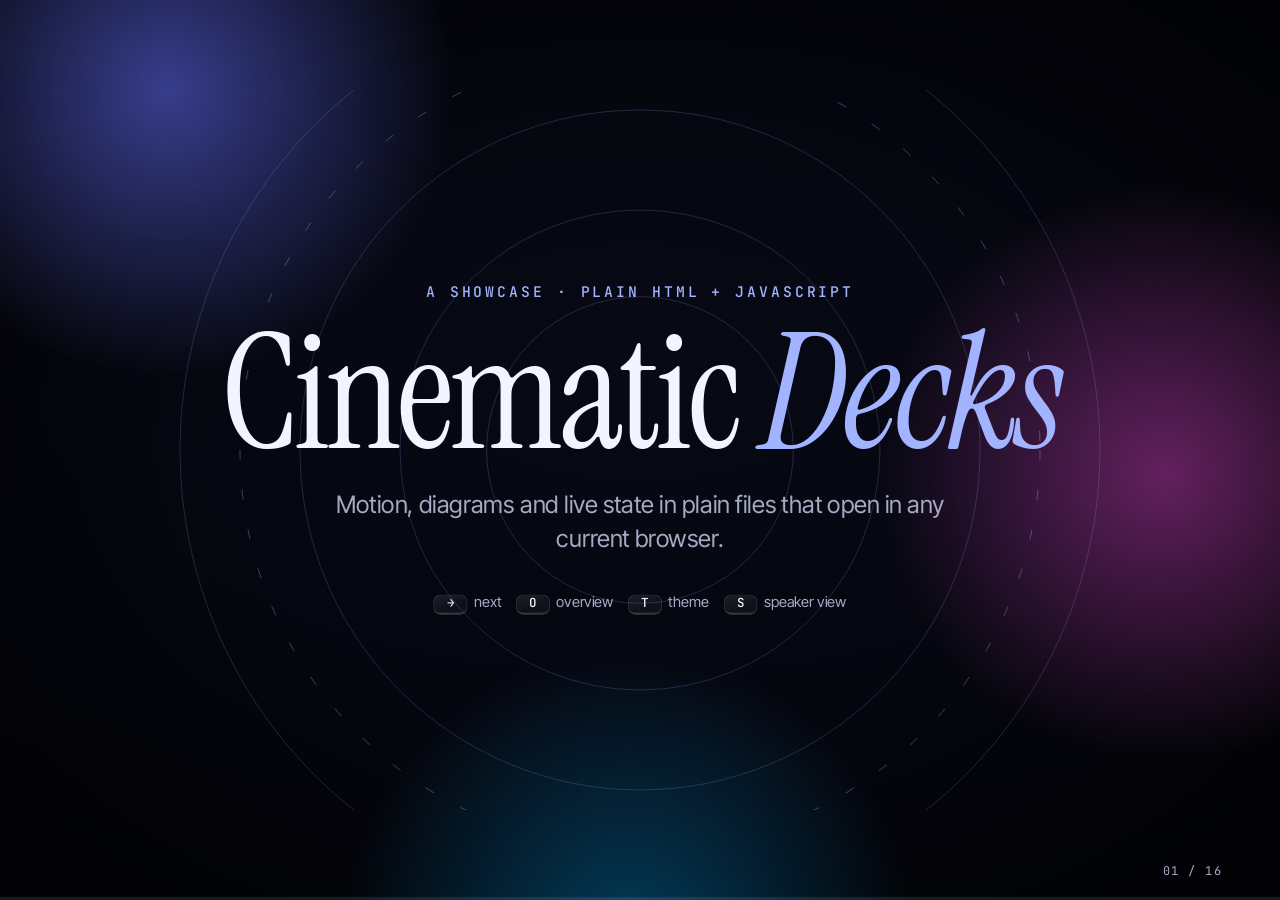
<file: prototypes/cinematic-deck/index.html>
<!doctype html>
<html lang="en">
<head>
  <meta charset="utf-8">
  <meta name="viewport" content="width=device-width, initial-scale=1">
  <title>Cinematic Decks</title>
  <meta name="description" content="A showcase of cinematic, interactive, theme-agnostic slide decks in plain HTML and JavaScript.">
  <link rel="stylesheet" href="deck/deck.css">
  <link rel="stylesheet" href="deck/diagram.css">
  <link rel="stylesheet" href="deck/base.css">
  <link rel="stylesheet" href="themes/nocturne.css" id="theme" data-name="nocturne">
  <style>
    /* Showcase-only components. They read theme tokens only, so every theme restyles them. */

    /* intro rings */
    .rings { position: absolute; left: 50%; top: 50%; width: 1500px; transform: translate(-50%, -50%); color: var(--accent); }
    .rings circle { fill: none; stroke: currentColor; stroke-width: 1; opacity: .28; }
    .rings .dashed { stroke-dasharray: .004 .012; opacity: .5; }
    .spin { transform-origin: center; transform-box: fill-box; animation: spin 60s linear infinite; }
    .spin.fast { animation-duration: 14s; }
    .spin.rev { animation-direction: reverse; }
    @keyframes spin { to { rotate: 360deg; } }
    .keys { margin: 24px 0 0; font-size: 22px; color: var(--muted); }

    /* who's watching */
    .greeting { padding: 64px 72px; display: flex; flex-direction: column; gap: 18px; }
    .greeting small { font: 500 18px/1 var(--font-mono); letter-spacing: .2em; text-transform: uppercase; color: var(--muted); }
    .hello { margin: 0; font: var(--display-weight) 120px/1 var(--font-display); letter-spacing: var(--display-tracking); overflow-wrap: anywhere; }
    .hello span { font-style: var(--em-style); color: var(--accent); }
    .hint { max-width: 760px; }

    /* themes */
    .themes { display: grid; grid-template-columns: repeat(3, 1fr); gap: 40px; margin-top: 24px; width: 1500px; }
    .theme-card {
      appearance: none; cursor: pointer; font: inherit; color: var(--fg); text-align: left;
      display: flex; flex-direction: column; gap: 10px; padding: 22px 22px 30px;
      border: 2px solid var(--line); border-radius: var(--radius-lg); background: var(--surface);
      transition: translate .6s var(--ease-spring), border-color .3s;
    }
    .theme-card:hover { translate: 0 calc(-10px * var(--motion)); }
    .theme-card.on { border-color: var(--accent); }
    .theme-card b { font-size: 34px; margin-top: 12px; }
    .theme-card small { font-size: 22px; color: var(--muted); }
    .preview {
      height: 220px; border-radius: calc(var(--radius-lg) * .6); overflow: hidden; position: relative;
      background: var(--p-bg); color: var(--p-fg); display: grid; place-items: center;
      font-size: 110px; line-height: 1; box-shadow: inset 0 0 0 1px oklch(.5 0 0 / .15);
    }
    .preview::after { content: ''; position: absolute; left: 24px; right: 24px; bottom: 22px; height: 8px; border-radius: 4px; background: var(--p-ac); }
    .preview.nocturne { --p-bg: radial-gradient(circle at 25% 20%, #4b3a9a, #120e24 70%); --p-fg: #f2efff; --p-ac: #b8a6ff; font-family: 'Instrument Serif', Georgia, serif; font-style: italic; }
    .preview.plain { --p-bg: #fafafa; --p-fg: #18181b; --p-ac: #4f46e5; font-family: Inter, system-ui, sans-serif; font-weight: 750; letter-spacing: -.05em; }
    .preview.blueprint { --p-bg: linear-gradient(#ffffff22 1px, transparent 1px) 0 0 / 24px 24px, linear-gradient(90deg, #ffffff22 1px, transparent 1px) 0 0 / 24px 24px, #173068; --p-fg: #e6f4ff; --p-ac: #7fe3ff; font-family: 'IBM Plex Mono', monospace; font-weight: 500; }

    /* cards + morph targets */
    .cards { display: grid; grid-template-columns: repeat(3, 1fr); gap: 48px; margin-top: 24px; }
    .card {
      appearance: none; font: inherit; color: inherit; text-align: left; cursor: pointer;
      display: flex; flex-direction: column; gap: 14px; padding: 44px;
      transition: translate .7s var(--ease-spring), border-color .4s;
    }
    .card:hover { translate: 0 calc(-12px * var(--motion)); border-color: var(--muted); }
    .card.picked { border-color: var(--accent); }
    .card h3 { width: fit-content; margin: 8px 0 0; font: var(--display-weight) 68px/1 var(--font-display); letter-spacing: var(--display-tracking); }
    .card p { margin: 0; font-size: 26px; color: var(--muted); }
    .art { width: 300px; aspect-ratio: 1; align-self: center; color: var(--accent); filter: drop-shadow(0 0 40px color-mix(in oklab, var(--accent) 35%, transparent)); }
    .art svg { display: block; width: 100%; height: 100%; overflow: visible; }
    .art .soft { opacity: .35; }
    .art .core { fill: currentColor; }
    .art .stroke { fill: none; stroke: currentColor; stroke-width: 2.5; stroke-linecap: round; }
    .art .wave-run { animation: wave-run var(--t, 3s) linear infinite; }
    @keyframes wave-run { to { transform: translateX(-100px); } }
    .art .bob { animation: bob 5s ease-in-out infinite alternate; transform-box: fill-box; transform-origin: center; }
    @keyframes bob { to { transform: translateY(-8px) rotate(3deg); } }
    .hero-art { display: grid; place-items: center; }
    .hero-art .art { width: 720px; }
    .detail-title { width: fit-content; margin: 0; font: var(--display-weight) 200px/.9 var(--font-display); letter-spacing: var(--display-tracking); font-style: var(--em-style); color: var(--accent); }

    /* builds */
    .beats { list-style: none; margin: 0; padding: 0; display: flex; flex-direction: column; gap: 26px; counter-reset: beat; }
    .beats li { counter-increment: beat; display: flex; align-items: baseline; gap: 28px; font-size: 44px; line-height: 1.2; color: var(--muted); }
    .beats li::before { content: '0' counter(beat); font: 500 22px/1 var(--font-mono); color: var(--accent); }
    .beat-map { width: 100%; max-width: 760px; justify-self: center; overflow: visible; }
    .beat-map path { fill: none; stroke: var(--accent); stroke-width: 3; stroke-linecap: round; }
    .beat-map .dot { transform-box: fill-box; transform-origin: center; }
    .beat-map .dot circle { fill: var(--surface-solid); stroke: var(--accent); stroke-width: 3; }
    .beat-map .dot .halo { fill: var(--accent); stroke: none; opacity: .14; }
    .beat-map .dot text { fill: var(--fg); font: 600 44px var(--font-display); text-anchor: middle; dominant-baseline: central; }
    .beat-map .dot[data-step]:not(.on) { transform: scale(.3); }

    /* technical slides */
    .slide-head { display: flex; flex-direction: column; gap: 18px; }
    .captions { min-height: 40px; font-size: 28px; }
    .trace-layout { flex: 1; min-height: 0; display: grid; grid-template-columns: 1fr 470px; gap: 56px; }
    .trace-layout .diagram { --node-font: 600 19px/1.15 var(--font-sans); }
    .trace-panel { display: flex; flex-direction: column; gap: 18px; padding: 32px; min-height: 0; }
    .trace-panel .btn { width: 100%; padding: 20px 12px; font-size: 22px; }
    .trace-log { list-style: none; margin: 0; padding: 0; flex: 1; min-height: 0; overflow: hidden; display: flex; flex-direction: column; gap: 4px; font: 400 20px/1.35 var(--font-mono); }
    .trace-log li { display: grid; grid-template-columns: 28px 1fr auto; gap: 10px; animation: a-rise .5s var(--ease-out) backwards; }
    .trace-log .dir { color: var(--accent); }
    .trace-log .ms { color: var(--muted); }
    .trace-log[data-length="0"]::before { content: 'Send a request to watch each hop.'; color: var(--muted); font-family: var(--font-sans); }
    .trace-total { margin: 0; display: flex; justify-content: space-between; align-items: baseline; padding-top: 14px; border-top: 1px solid var(--line); font-size: 24px; color: var(--muted); }
    .trace-total b { font: var(--display-weight) 64px/1 var(--font-display); color: var(--fg); font-variant-numeric: tabular-nums; }
    .pipeline-controls { gap: 48px; padding: 8px 4px 0; font-size: 26px; color: var(--muted); }
    .pipeline-controls label { display: flex; align-items: center; gap: 28px; width: 760px; }
    .pipeline-controls b { font: var(--display-weight) 56px/1 var(--font-display); color: var(--fg); font-variant-numeric: tabular-nums; }
    .sequence { flex: 1; margin-top: 8px; }

    /* numbers */
    .stats { display: grid; grid-template-columns: repeat(4, 1fr); gap: 40px; }
    .stat { display: flex; flex-direction: column; gap: 10px; padding-top: 28px; border-top: 1px solid var(--line); }
    .stat .big { font: var(--display-weight) 180px/.9 var(--font-display); font-variant-numeric: tabular-nums; letter-spacing: -.03em; }
    .stat > span:last-child { font-size: 26px; color: var(--muted); }
    .chart { width: 100%; height: 300px; overflow: visible; }
    .chart .line { fill: none; stroke: var(--accent); stroke-width: 4; stroke-linecap: round; stroke-linejoin: round; }
    .chart .area { fill: url(#chart-fill); }

    /* poll */
    .vote-buttons { display: grid; grid-template-columns: 1fr 1fr; gap: 18px; max-width: 700px; }
    .bars { display: grid; grid-template-columns: repeat(4, 1fr); gap: 32px; height: 640px; }
    .bar { display: grid; grid-template-rows: 1fr auto auto; gap: 14px; text-align: center; }
    .track { position: relative; border-radius: var(--radius-lg); background: color-mix(in oklab, var(--fg) 5%, transparent); border: 1px solid var(--line); overflow: hidden; }
    .fill { position: absolute; inset: auto 0 0 0; height: calc(max(var(--v, 0), 1.5) * 1%); background: linear-gradient(to top, var(--accent), var(--accent-2)); transition: height 1s var(--ease-spring); }
    .bar b { font: var(--display-weight) 64px/1 var(--font-display); font-variant-numeric: tabular-nums; }
    .bar small { font: 500 18px/1 var(--font-mono); letter-spacing: .14em; text-transform: uppercase; color: var(--muted); }

    /* mood swatches */
    .swatches { display: flex; gap: 56px; margin-top: 36px; }
    .swatch { appearance: none; border: 0; background: none; color: var(--fg); cursor: pointer; display: flex; flex-direction: column; align-items: center; gap: 22px; font: 500 26px var(--font-sans); }
    .swatch i {
      width: 200px; aspect-ratio: 1; border-radius: 50%;
      background: radial-gradient(circle at 32% 28%, oklch(.92 .1 var(--sw)), oklch(.62 .2 var(--sw)) 45%, oklch(.3 .1 calc(var(--sw) + 40)));
      box-shadow: 0 30px 80px -24px oklch(.6 .2 var(--sw) / .7);
      outline: 3px solid transparent; outline-offset: 12px;
      transition: scale .7s var(--ease-spring), outline-color .4s;
    }
    .swatch:hover i { scale: 1.06; }
    .swatch.on i { outline-color: oklch(.7 .15 var(--sw)); scale: 1.1; }

    /* depth */
    .scene { position: absolute; inset: -80px; }
    .scene > * { position: absolute; inset: 0; width: 100%; height: 100%; }
    .stars {
      color: var(--fg); opacity: .6;
      background-image:
        radial-gradient(1.5px 1.5px at 12% 18%, currentColor, transparent), radial-gradient(1px 1px at 28% 42%, currentColor, transparent),
        radial-gradient(2px 2px at 44% 12%, currentColor, transparent), radial-gradient(1px 1px at 62% 30%, currentColor, transparent),
        radial-gradient(1.5px 1.5px at 78% 16%, currentColor, transparent), radial-gradient(1px 1px at 88% 38%, currentColor, transparent),
        radial-gradient(1px 1px at 8% 48%, currentColor, transparent), radial-gradient(2px 2px at 70% 52%, currentColor, transparent),
        radial-gradient(1px 1px at 36% 26%, currentColor, transparent), radial-gradient(1.5px 1.5px at 54% 44%, currentColor, transparent);
    }
    .scene > .moon { inset: 18% auto auto 64%; width: 220px; height: 220px; border-radius: 50%; background: radial-gradient(circle at 35% 35%, color-mix(in oklab, var(--fg) 85%, var(--accent)), color-mix(in oklab, var(--accent) 70%, var(--bg))); box-shadow: 0 0 140px 30px color-mix(in oklab, var(--accent) 30%, transparent); }
    .ridge.far { fill: color-mix(in oklab, var(--accent) 38%, var(--bg)); }
    .ridge.mid { fill: color-mix(in oklab, var(--accent) 20%, var(--bg)); }
    .ridge.near { fill: color-mix(in oklab, var(--fg) 10%, var(--bg-2)); }
    .depth .display { margin-top: -220px; }

    /* recap */
    .recap { list-style: none; margin: 8px 0; padding: 0; display: flex; flex-direction: column; gap: 16px; font-size: 40px; line-height: 1.3; }
    .recap li::before { content: '✦'; margin-right: 22px; color: var(--accent); font-size: .7em; vertical-align: .15em; }
  </style>
</head>
<body>
  <div class="backdrop" aria-hidden="true"><i></i><i></i><i></i></div>

  <main class="deck" data-id="cinematic-showcase" data-transition="cinematic">
    <div class="stage">

      <!-- 1 ─ Title -->
      <section class="slide center" id="intro" data-hue="275" data-title="Cinematic Decks">
        <div class="layer-back" aria-hidden="true">
          <svg class="rings" viewBox="0 0 1500 1500" data-depth="-28">
            <circle cx="750" cy="750" r="230" pathLength="1" data-anim="draw"/>
            <circle cx="750" cy="750" r="360" pathLength="1" data-anim="draw" data-delay="150"/>
            <circle cx="750" cy="750" r="510" pathLength="1" data-anim="draw" data-delay="300"/>
            <circle cx="750" cy="750" r="690" pathLength="1" data-anim="draw" data-delay="450"/>
            <g class="spin"><circle class="dashed" cx="750" cy="750" r="600" pathLength="1"/></g>
          </svg>
        </div>
        <p class="kicker" data-anim="fade" data-delay="150">A showcase · plain HTML + JavaScript</p>
        <h1 class="display" data-split data-delay="300">Cinematic <em>Decks</em></h1>
        <p class="lede" data-anim="rise" data-delay="1100">Motion, diagrams and live state in plain files that open in any current browser.</p>
        <p class="keys" data-anim="fade" data-delay="1600"><kbd>→</kbd> next <kbd>O</kbd> overview <kbd>T</kbd> theme <kbd>S</kbd> speaker view</p>
        <aside class="notes">
          <p>Welcome. Everything here is plain HTML plus about 85&nbsp;kB of unminified engine code (JS and CSS). No build step, no framework.</p>
          <ul><li>Press <b>T</b> at any time to switch the theme.</li><li>Letters enter one by one with <code>data-split</code>.</li></ul>
        </aside>
      </section>

      <!-- 2 ─ Input + gated advance -->
      <section class="slide split" id="you" data-hue="205" data-transition="push" data-require="name" data-title="Who's watching?">
        <div>
          <p class="kicker" data-anim="fade">Inputs · state</p>
          <h2 class="title" data-split="words" data-delay="100">First, who's watching?</h2>
          <form class="row" data-action="next" data-anim="rise" data-delay="600">
            <label class="field"><span>Your name</span><input data-model="name" autocomplete="off" spellcheck="false" maxlength="22" placeholder="Type it here"></label>
            <button class="btn primary" type="submit">Continue →</button>
          </form>
          <p class="small hint" data-require-hint data-anim="fade" data-delay="900">This slide won't advance until it knows your name. Your answer stays with you for the rest of the deck, even after a reload.</p>
        </div>
        <div class="greeting panel" data-anim="blur" data-delay="350">
          <small>Live preview</small>
          <p class="hello">Hello, <span data-bind="name" data-fallback="stranger"></span>.</p>
        </div>
        <aside class="notes"><p>Ask someone for a name. Pressing → without one shakes the hint: that's <code>data-require="name"</code>.</p></aside>
      </section>

      <!-- 3 ─ Theme is a choice, not a given -->
      <section class="slide center" id="style" data-hue="250" data-transition="fade" data-title="Same deck, any style">
        <p class="kicker" data-anim="fade">Themes are tokens</p>
        <h2 class="title" data-split="words" data-delay="100"><span data-tpl="{name|Friend},"></span> pick a style.</h2>
        <p class="lede" data-anim="rise" data-delay="400">The engine owns motion, state and diagrams. A theme is a set of tokens, an optional backdrop and a motion intensity. Every slide in this deck works in all three.</p>
        <div class="themes" data-stagger="120" data-delay="550">
          <button class="theme-card" data-anim="rise" data-action="set:theme=nocturne" data-class="on: theme=nocturne"><span class="preview nocturne">Aa</span><b>Nocturne</b><small>Filmic · drifting light · full motion</small></button>
          <button class="theme-card" data-anim="rise" data-action="set:theme=plain" data-class="on: theme=plain"><span class="preview plain">Aa</span><b>Plain</b><small>Light · quiet · low motion</small></button>
          <button class="theme-card" data-anim="rise" data-action="set:theme=blueprint" data-class="on: theme=blueprint"><span class="preview blueprint">Aa</span><b>Blueprint</b><small>Technical · gridded · precise</small></button>
        </div>
        <aside class="notes"><p>Switching swaps one stylesheet link inside a view transition. Themes set <code>--motion</code>: Plain uses 0.3, so the same transitions become subtle.</p></aside>
      </section>

      <!-- 4 ─ Shared elements: source -->
      <section class="slide" id="shared" data-hue="165" data-title="Shared elements">
        <p class="kicker" data-anim="fade">View Transitions · shared elements</p>
        <h2 class="title" data-split="words" data-delay="100">Pick a card. Watch it travel.</h2>
        <div class="cards" data-stagger="130" data-delay="450">
          <button class="card panel" data-anim="rise" data-action="set:pick=orbit; goto:detail" data-class="picked: pick=orbit">
            <div class="art" data-morph="art-orbit"><svg viewBox="0 0 200 200"><circle class="core" cx="100" cy="100" r="28"/><circle class="stroke soft" cx="100" cy="100" r="62"/><circle class="stroke soft" cx="100" cy="100" r="90" stroke-dasharray="3 9"/><g class="spin fast"><circle cx="100" cy="100" r="62" fill="none"/><circle class="core" cx="162" cy="100" r="9"/></g><g class="spin rev"><circle cx="100" cy="100" r="90" fill="none"/><circle class="core" cx="10" cy="100" r="6"/></g></svg></div>
            <h3 data-morph="title-orbit">Orbit</h3>
            <p>Cycles, loops and rhythm.</p>
          </button>
          <button class="card panel" data-anim="rise" data-action="set:pick=prism; goto:detail" data-class="picked: pick=prism">
            <div class="art" data-morph="art-prism"><svg viewBox="0 0 200 200"><g class="bob"><polygon class="stroke" points="100,26 176,160 24,160"/><polygon class="stroke soft" points="100,62 145,140 55,140"/></g><path class="stroke soft" d="M0 112 L72 104"/><path class="stroke" d="M128 104 L200 70"/><path class="stroke soft" d="M128 108 L200 108"/><path class="stroke" d="M128 112 L200 146" opacity=".6"/></svg></div>
            <h3 data-morph="title-prism">Prism</h3>
            <p>One idea, split into parts.</p>
          </button>
          <button class="card panel" data-anim="rise" data-action="set:pick=wave; goto:detail" data-class="picked: pick=wave">
            <div class="art" data-morph="art-wave"><svg viewBox="0 0 200 200"><defs><clipPath id="wave-clip-a"><rect width="200" height="200"/></clipPath></defs><g clip-path="url(#wave-clip-a)"><path class="stroke wave-run" style="--t:2.6s" d="M0 100 Q25 50 50 100 T100 100 T150 100 T200 100 T250 100 T300 100"/><path class="stroke soft wave-run" style="--t:4s" d="M0 100 Q25 70 50 100 T100 100 T150 100 T200 100 T250 100 T300 100" transform="translate(0 30)"/><path class="stroke soft wave-run" style="--t:5.5s" d="M0 100 Q25 80 50 100 T100 100 T150 100 T200 100 T250 100 T300 100" transform="translate(0 -30)"/></g></svg></div>
            <h3 data-morph="title-wave">Wave</h3>
            <p>Change that flows over time.</p>
          </button>
        </div>
        <aside class="notes"><p>Click a card. The art and title share a <code>data-morph</code> name with elements on the next slide, so the browser animates one into the other.</p></aside>
      </section>

      <!-- 5 ─ Shared elements: destination -->
      <section class="slide split" id="detail" data-hue="@pickHue" data-transition="morph" data-title="Detail">
        <div class="hero-art">
          <div class="art" data-show="pick=orbit" data-morph="art-orbit"><svg viewBox="0 0 200 200"><circle class="core" cx="100" cy="100" r="28"/><circle class="stroke soft" cx="100" cy="100" r="62"/><circle class="stroke soft" cx="100" cy="100" r="90" stroke-dasharray="3 9"/><g class="spin fast"><circle cx="100" cy="100" r="62" fill="none"/><circle class="core" cx="162" cy="100" r="9"/></g><g class="spin rev"><circle cx="100" cy="100" r="90" fill="none"/><circle class="core" cx="10" cy="100" r="6"/></g></svg></div>
          <div class="art" data-show="pick=prism" data-morph="art-prism"><svg viewBox="0 0 200 200"><g class="bob"><polygon class="stroke" points="100,26 176,160 24,160"/><polygon class="stroke soft" points="100,62 145,140 55,140"/></g><path class="stroke soft" d="M0 112 L72 104"/><path class="stroke" d="M128 104 L200 70"/><path class="stroke soft" d="M128 108 L200 108"/><path class="stroke" d="M128 112 L200 146" opacity=".6"/></svg></div>
          <div class="art" data-show="pick=wave" data-morph="art-wave"><svg viewBox="0 0 200 200"><defs><clipPath id="wave-clip-b"><rect width="200" height="200"/></clipPath></defs><g clip-path="url(#wave-clip-b)"><path class="stroke wave-run" style="--t:2.6s" d="M0 100 Q25 50 50 100 T100 100 T150 100 T200 100 T250 100 T300 100"/><path class="stroke soft wave-run" style="--t:4s" d="M0 100 Q25 70 50 100 T100 100 T150 100 T200 100 T250 100 T300 100" transform="translate(0 30)"/><path class="stroke soft wave-run" style="--t:5.5s" d="M0 100 Q25 80 50 100 T100 100 T150 100 T200 100 T250 100 T300 100" transform="translate(0 -30)"/></g></svg></div>
        </div>
        <div>
          <p class="kicker" data-anim="fade" data-delay="500">Shared element · morph</p>
          <h2 class="detail-title" data-show="pick=orbit" data-morph="title-orbit">Orbit</h2>
          <h2 class="detail-title" data-show="pick=prism" data-morph="title-prism">Prism</h2>
          <h2 class="detail-title" data-show="pick=wave" data-morph="title-wave">Wave</h2>
          <p class="lede" data-anim="rise" data-delay="550">The card you clicked and this hero are different elements. They share a <code>view-transition-name</code>, so the browser animates one into the other.</p>
          <div class="row" data-anim="rise" data-delay="700"><button class="btn" data-action="prev">← Back to the cards</button></div>
        </div>
        <aside class="notes"><p>Go back with the button or ←. The morph runs in reverse.</p></aside>
      </section>

      <!-- 6 ─ Builds -->
      <section class="slide split" id="builds" data-hue="45" data-title="Builds">
        <div>
          <p class="kicker" data-anim="fade">Builds · data-step</p>
          <h2 class="title" data-split="words" data-delay="100">Reveal ideas one beat at a time.</h2>
          <ol class="beats steps-dim">
            <li data-step="1"><span><b>Set up</b> the context</span></li>
            <li data-step="2"><span><b>Introduce</b> the tension</span></li>
            <li data-step="3"><span><b>Resolve</b> it visually</span></li>
            <li data-step="4"><span><b>Land</b> the takeaway</span></li>
          </ol>
        </div>
        <svg class="beat-map" viewBox="0 0 800 800" aria-label="Four connected steps">
          <path pathLength="1" data-step="2" data-draw d="M170 170 C 360 120, 470 160, 600 230"/>
          <path pathLength="1" data-step="3" data-draw d="M600 230 C 640 420, 400 420, 240 560"/>
          <path pathLength="1" data-step="4" data-draw d="M240 560 C 380 700, 520 690, 640 620"/>
          <g class="dot" data-step="1"><circle class="halo" cx="170" cy="170" r="92"/><circle cx="170" cy="170" r="58"/><text x="170" y="170">1</text></g>
          <g class="dot" data-step="2"><circle class="halo" cx="600" cy="230" r="92"/><circle cx="600" cy="230" r="58"/><text x="600" y="230">2</text></g>
          <g class="dot" data-step="3"><circle class="halo" cx="240" cy="560" r="92"/><circle cx="240" cy="560" r="58"/><text x="240" y="560">3</text></g>
          <g class="dot" data-step="4"><circle class="halo" cx="640" cy="620" r="92"/><circle cx="640" cy="620" r="58"/><text x="640" y="620">4</text></g>
        </svg>
        <aside class="notes"><p>Four presses. The list dims earlier beats with <code>.steps-dim</code>; connectors draw with <code>data-draw</code>.</p></aside>
      </section>

      <!-- 7 ─ Architecture build-up -->
      <section class="slide full" id="arch" data-hue="220" data-title="Architecture, built up">
        <header class="slide-head">
          <p class="kicker" data-anim="fade">Diagrams · build-up</p>
          <h2 class="heading" data-split="words" data-delay="100">A web platform, one layer at a time.</h2>
        </header>
        <div class="diagram" data-diagram="arch" style="--cols: 6; --rows: 4">
          <div class="group" data-label="Region · eu-west" data-step="2" style="grid-area: 1 / 3 / 5 / 7"></div>
          <div class="group solid" data-label="Data subnet" data-step="3" style="grid-area: 1 / 5 / 4 / 6"></div>
          <div class="node" data-node="users" data-icon="users" data-step="1" style="grid-area: 2 / 1">Users<small>web · mobile</small></div>
          <div class="node" data-node="cdn" data-icon="globe" data-step="1" style="grid-area: 2 / 2">CDN<small>edge cache</small></div>
          <div class="node" data-node="lb" data-icon="lb" data-step="2" style="grid-area: 2 / 3">Load balancer<small>L7 · TLS</small></div>
          <div class="node stack" data-node="api" data-icon="container" data-step="2" style="grid-area: 2 / 4">API<small>3 × containers</small></div>
          <div class="node" data-node="cache" data-icon="cache" data-step="3" style="grid-area: 1 / 5">Cache<small>in-memory</small></div>
          <div class="node" data-node="db" data-icon="database" data-step="3" style="grid-area: 3 / 5">Database<small>primary + replica</small></div>
          <div class="node" data-node="queue" data-icon="queue" data-step="4" style="grid-area: 4 / 4">Queue</div>
          <div class="node" data-node="worker" data-icon="function" data-step="4" style="grid-area: 4 / 5">Worker</div>
          <div class="node" data-node="bucket" data-icon="storage" data-step="4" style="grid-area: 4 / 6">Object store</div>
          <div class="node" data-node="obs" data-icon="monitor" data-step="5" style="grid-area: 2 / 6">Observability</div>
          <deck-edge from="users" to="cdn" label="HTTPS" flow="dash"></deck-edge>
          <deck-edge from="cdn" to="lb" flow="dash"></deck-edge>
          <deck-edge from="lb" to="api" flow="dash"></deck-edge>
          <deck-edge from="api" to="cache" route="elbow" flow="dash"></deck-edge>
          <deck-edge from="api" to="db" route="elbow" flow="dash"></deck-edge>
          <deck-edge from="api" to="queue" class="async" label="events"></deck-edge>
          <deck-edge from="queue" to="worker" flow="dash"></deck-edge>
          <deck-edge from="worker" to="bucket" flow="dash"></deck-edge>
          <deck-edge from="api" to="obs" class="async" label="OTLP"></deck-edge>
        </div>
        <div class="captions swap">
          <p data-step="0" data-step-until="0" class="muted">Press → to build the platform.</p>
          <p data-step="1" data-step-until="1"><b>Edge.</b> Users reach a CDN that serves cached assets close to them.</p>
          <p data-step="2" data-step-until="2"><b>Compute.</b> A load balancer terminates TLS and spreads traffic over stateless API containers.</p>
          <p data-step="3" data-step-until="3"><b>Data.</b> Reads hit the cache first; the database lives in a private subnet.</p>
          <p data-step="4" data-step-until="4"><b>Async.</b> Slow work leaves the request path through a queue.</p>
          <p data-step="5" data-step-until="5"><b>Operate.</b> Everything reports telemetry. Edges inherit the step of their nodes.</p>
        </div>
        <aside class="notes"><p>Five presses. Nodes use <code>data-step</code>; edges inherit the later step of their two nodes, so the lines draw in as their endpoints arrive.</p></aside>
      </section>

      <!-- 8 ─ Request trace -->
      <section class="slide full" id="trace" data-hue="220" data-title="Follow a request">
        <header class="slide-head">
          <p class="kicker" data-anim="fade">Traces · state · failure</p>
          <h2 class="heading" data-split="words" data-delay="100">Follow a request through the stack.</h2>
        </header>
        <div class="trace-layout">
          <div class="diagram" data-diagram="req" style="--cols: 5; --rows: 3" data-anim="fade" data-delay="300">
            <div class="group" data-label="Region · eu-west" style="grid-area: 1 / 3 / 4 / 6"></div>
            <div class="node" data-node="users" data-icon="browser" style="grid-area: 2 / 1">Client<small>WAN 20 ms</small></div>
            <div class="node" data-node="cdn" data-icon="globe" data-latency="4" style="grid-area: 2 / 2">CDN<small>4 ms</small></div>
            <div class="node" data-node="lb" data-icon="lb" data-latency="2" style="grid-area: 2 / 3">Load balancer<small>2 ms</small></div>
            <div class="node stack" data-node="api" data-icon="container" data-latency="18" style="grid-area: 2 / 4">API<small>18 ms</small></div>
            <div class="node" data-node="cache" data-icon="cache" data-latency="1" style="grid-area: 1 / 5" data-class="down: cacheDown">Cache<small>1 ms</small></div>
            <div class="node" data-node="db" data-icon="database" data-latency="9" style="grid-area: 3 / 5">Database<small>9 ms</small></div>
            <deck-edge from="users" to="cdn" latency="20" arrow="both"></deck-edge>
            <deck-edge from="cdn" to="lb" arrow="both"></deck-edge>
            <deck-edge from="lb" to="api" arrow="both"></deck-edge>
            <deck-edge from="api" to="cache" route="elbow" arrow="both" data-class="down: cacheDown"></deck-edge>
            <deck-edge from="api" to="db" route="elbow" arrow="both"></deck-edge>
          </div>
          <div class="trace-panel panel" data-anim="right" data-delay="400">
            <div class="cols-2" style="gap: 14px">
              <button class="btn" data-action="request:hit" data-log="req">Cache hit</button>
              <button class="btn" data-action="request:miss" data-log="req" data-trace-kind="alt">Cache miss</button>
            </div>
            <label class="small"><input type="checkbox" class="toggle" data-model="cacheDown"> Cache outage</label>
            <ol class="trace-log" data-list="req.hops"><template><li><span class="dir" data-tpl="{dir}"></span><span data-tpl="{node}"></span><span class="ms" data-tpl="{note}"></span></li></template></ol>
            <p class="trace-total">Round trip <span><b data-bind="req.total" data-tween data-fallback="0"></b> ms</span></p>
          </div>
        </div>
        <aside class="notes"><p>Click <b>Cache hit</b>, then <b>Cache miss</b>. Turn on <b>Cache outage</b>: the cache node and its edge go down and both requests fall through to the database. Latency comes from <code>data-latency</code> on nodes and <code>latency</code> on edges.</p></aside>
      </section>

      <!-- 9 ─ Data pipeline -->
      <section class="slide full" id="pipeline" data-hue="160" data-transition="push" data-title="Data in motion">
        <header class="slide-head">
          <p class="kicker" data-anim="fade">Flows · inputs drive motion</p>
          <h2 class="heading" data-split="words" data-delay="100">Data in motion.</h2>
        </header>
        <div class="diagram" data-diagram="pipeline" style="--cols: 5; --rows: 3" data-style="--flow-rate: rate" data-anim="fade" data-delay="300">
          <div class="node" data-node="app" data-icon="mobile" style="grid-area: 1 / 1">App events</div>
          <div class="node" data-node="svc" data-icon="server" style="grid-area: 2 / 1">Services</div>
          <div class="node" data-node="iot" data-icon="cpu" style="grid-area: 3 / 1">Devices</div>
          <div class="node" data-node="stream" data-icon="stream" style="grid-area: 2 / 2">Event stream<small>partitioned log</small></div>
          <div class="node stack" data-node="proc" data-icon="function" style="grid-area: 2 / 3">Processor<small>windowed joins</small></div>
          <div class="node" data-node="wh" data-icon="database" style="grid-area: 1 / 4">Warehouse</div>
          <div class="node" data-node="lake" data-icon="storage" style="grid-area: 3 / 4">Data lake</div>
          <div class="node" data-node="dash" data-icon="chart" style="grid-area: 2 / 5">Dashboards</div>
          <deck-edge from="app" to="stream" flow="packets" packets="3" speed="150"></deck-edge>
          <deck-edge from="svc" to="stream" flow="packets" packets="4" speed="190"></deck-edge>
          <deck-edge from="iot" to="stream" flow="packets" packets="3" speed="130"></deck-edge>
          <deck-edge from="stream" to="proc" flow="packets" packets="5" speed="210" label="10 partitions"></deck-edge>
          <deck-edge from="proc" to="wh" flow="packets" packets="3" speed="160"></deck-edge>
          <deck-edge from="proc" to="lake" flow="packets" packets="3" speed="140"></deck-edge>
          <deck-edge from="wh" to="dash" flow="dash" label="SQL"></deck-edge>
        </div>
        <div class="row pipeline-controls" data-anim="rise" data-delay="500">
          <label>Throughput <input type="range" class="range" min="0.25" max="4" step="0.25" data-model="rate"></label>
          <p>≈ <b data-bind="eventsPerSec" data-tween></b> events / s</p>
        </div>
        <aside class="notes"><p>Drag the slider. It writes <code>rate</code> into state; the diagram binds <code>--flow-rate</code> to it with <code>data-style</code>, and every packet speeds up.</p></aside>
      </section>

      <!-- 10 ─ Sequence diagram -->
      <section class="slide full" id="oauth" data-hue="290" data-title="Sign-in sequence">
        <header class="slide-head">
          <p class="kicker" data-anim="fade">Sequence diagrams</p>
          <h2 class="heading" data-split="words" data-delay="100">Sign-in with OAuth 2.0 and PKCE.</h2>
        </header>
        <div class="sequence" data-sequence data-anim="fade" data-delay="300">
          <div class="actor" data-actor="browser" data-icon="browser">Browser</div>
          <div class="actor" data-actor="app" data-icon="server">Web app</div>
          <div class="actor" data-actor="idp" data-icon="key">Identity provider</div>
          <div class="actor" data-actor="api" data-icon="gateway">API</div>
          <div class="msg" data-from="browser" data-to="app" data-step="1">GET /login</div>
          <div class="msg reply" data-from="app" data-to="browser" data-step="2">302 → /authorize + code_challenge</div>
          <div class="msg" data-from="browser" data-to="idp" data-step="3">GET /authorize · user signs in</div>
          <div class="msg reply" data-from="idp" data-to="browser" data-step="4">302 → /callback?code=…</div>
          <div class="msg" data-from="browser" data-to="app" data-step="5">GET /callback?code=…</div>
          <div class="msg" data-from="app" data-to="idp" data-step="6">POST /token + code_verifier</div>
          <div class="msg reply" data-from="idp" data-to="app" data-step="7">access_token · id_token</div>
          <div class="msg" data-from="app" data-to="api" data-step="8">GET /me · Bearer token</div>
          <div class="msg reply" data-from="api" data-to="app" data-step="9">200 profile</div>
        </div>
        <aside class="notes"><p>Nine presses, one message each. Replies are dashed. Actors and messages are plain HTML; the engine places them on the grid.</p></aside>
      </section>

      <!-- 11 ─ Numbers -->
      <section class="slide" id="numbers" data-hue="150" data-transition="push" data-title="Numbers">
        <p class="kicker" data-anim="fade">Counters · drawn charts</p>
        <h2 class="title" data-split="words" data-delay="100">Numbers that count themselves.</h2>
        <div class="stats" data-stagger="140" data-delay="400">
          <div class="stat" data-anim="rise"><span class="big">0</span><span>dependencies</span></div>
          <div class="stat" data-anim="rise"><span class="big"><span data-count="16" id="slide-count">16</span></span><span>slides in this deck</span></div>
          <div class="stat" data-anim="rise"><span class="big"><span data-count="6">6</span></span><span>slide transitions</span></div>
          <div class="stat" data-anim="rise"><span class="big"><span data-count="3" data-duration="1400">3</span></span><span>themes, one deck</span></div>
        </div>
        <svg class="chart" viewBox="0 0 1600 300" preserveAspectRatio="none" aria-hidden="true">
          <defs><linearGradient id="chart-fill" x1="0" x2="0" y1="0" y2="1"><stop offset="0" stop-color="var(--accent)" stop-opacity=".35"/><stop offset="1" stop-color="var(--accent)" stop-opacity="0"/></linearGradient></defs>
          <path class="area" data-anim="fade" data-delay="1400" d="M0 260 C 160 250, 240 210, 400 200 S 640 120, 800 140 S 1060 60, 1200 70 S 1460 20, 1600 16 L1600 300 L0 300 Z"/>
          <path class="line" pathLength="1" data-anim="draw" data-delay="700" d="M0 260 C 160 250, 240 210, 400 200 S 640 120, 800 140 S 1060 60, 1200 70 S 1460 20, 1600 16"/>
        </svg>
        <aside class="notes"><p>Counters use <code>data-count</code> and restart each time you enter.</p></aside>
      </section>

      <!-- 12 ─ Poll -->
      <section class="slide split" id="poll" data-hue="18" data-title="Live poll">
        <div>
          <p class="kicker" data-anim="fade">Buttons · actions · state</p>
          <h2 class="title" data-split="words" data-delay="100">Which transition felt best?</h2>
          <p class="lede" data-anim="rise" data-delay="400">Vote as often as you like. The bars, the total and the leader all read from one state object.</p>
          <div class="vote-buttons" data-anim="rise" data-delay="550">
            <button class="btn" data-action="inc:votes.cinematic">Cinematic</button>
            <button class="btn" data-action="inc:votes.push">Push</button>
            <button class="btn" data-action="inc:votes.zoom">Zoom</button>
            <button class="btn" data-action="inc:votes.morph">Morph</button>
          </div>
          <p class="small" data-anim="fade" data-delay="700"><b data-bind="totalVotes" data-tween></b> votes · leading: <b data-bind="leader" data-fallback="nobody yet"></b> · <button class="link" data-action="clearVotes">reset</button></p>
        </div>
        <div class="bars" data-stagger="90" data-delay="300">
          <div class="bar" data-anim="rise" data-style="--v: pct.cinematic"><div class="track"><span class="fill"></span></div><b data-bind="votes.cinematic" data-tween></b><small>Cinematic</small></div>
          <div class="bar" data-anim="rise" data-style="--v: pct.push"><div class="track"><span class="fill"></span></div><b data-bind="votes.push" data-tween></b><small>Push</small></div>
          <div class="bar" data-anim="rise" data-style="--v: pct.zoom"><div class="track"><span class="fill"></span></div><b data-bind="votes.zoom" data-tween></b><small>Zoom</small></div>
          <div class="bar" data-anim="rise" data-style="--v: pct.morph"><div class="track"><span class="fill"></span></div><b data-bind="votes.morph" data-tween></b><small>Morph</small></div>
        </div>
        <aside class="notes"><p>Votes persist and sync to the speaker view. <code>clearVotes</code> is a custom action at the bottom of the file.</p></aside>
      </section>

      <!-- 13 ─ Accent (state drives tokens) -->
      <section class="slide center" id="mood" data-hue="@moodHue" data-transition="fade" data-title="Pick an accent">
        <p class="kicker" data-anim="fade">State → CSS custom properties</p>
        <h2 class="title" data-split="words" data-delay="100">Pick an accent.</h2>
        <p class="lede" data-anim="rise" data-delay="400">Your choice re-tints every slide from here on, in whichever theme you chose.</p>
        <div class="swatches" data-stagger="110" data-delay="550">
          <button class="swatch" style="--sw:275" data-anim="pop" data-action="set:mood=aurora" data-class="on: mood=aurora"><i></i>Aurora</button>
          <button class="swatch" style="--sw:30" data-anim="pop" data-action="set:mood=ember" data-class="on: mood=ember"><i></i>Ember</button>
          <button class="swatch" style="--sw:195" data-anim="pop" data-action="set:mood=lagoon" data-class="on: mood=lagoon"><i></i>Lagoon</button>
          <button class="swatch" style="--sw:135" data-anim="pop" data-action="set:mood=moss" data-class="on: mood=moss"><i></i>Moss</button>
        </div>
        <aside class="notes"><p>The slide's hue is <code>data-hue="@moodHue"</code>. Each theme decides what <code>--hue</code> means: Nocturne tints everything, Blueprint only the accent.</p></aside>
      </section>

      <!-- 14 ─ Markup walkthrough -->
      <section class="slide split" id="markup" data-hue="@moodHue" data-title="It's just HTML">
        <div>
          <p class="kicker" data-anim="fade">Authoring</p>
          <h2 class="title" data-split="words" data-delay="100">It's just HTML.</h2>
          <div class="swap lede">
            <p data-step="0" data-step-until="0">Press → to walk through the markup, one attribute at a time.</p>
            <p data-step="1" data-step-until="1">A slide is a <code>&lt;section&gt;</code>. Its attributes choose the hue and how it enters.</p>
            <p data-step="2" data-step-until="2"><code>data-split</code> breaks a heading into letters or words that enter in sequence.</p>
            <p data-step="3" data-step-until="3"><code>data-model</code> writes an input into state. <code>data-tpl</code> reads it back anywhere.</p>
            <p data-step="4" data-step-until="4"><code>&lt;deck-edge&gt;</code> connects two diagram nodes; <code>flow</code> animates traffic on it.</p>
            <p data-step="5" data-step-until="5"><code>data-step</code> turns any element into a build, like this text.</p>
          </div>
        </div>
        <div class="code" data-focus-scope data-anim="right" data-delay="300">
          <span class="ln" data-focus="1"><span class="tg">&lt;section</span> <span class="at">class</span>=<span class="st">"slide"</span> <span class="at">data-hue</span>=<span class="st">"200"</span></span>
          <span class="ln" data-focus="1">         <span class="at">data-transition</span>=<span class="st">"zoom"</span><span class="tg">&gt;</span></span>
          <span class="ln" data-focus="2">  <span class="tg">&lt;h2</span> <span class="at">data-split</span><span class="tg">&gt;</span>Hello, world<span class="tg">&lt;/h2&gt;</span></span>
          <span class="ln" data-focus="3">  <span class="tg">&lt;input</span> <span class="at">data-model</span>=<span class="st">"name"</span><span class="tg">&gt;</span></span>
          <span class="ln" data-focus="3">  <span class="tg">&lt;p</span> <span class="at">data-tpl</span>=<span class="st">"Hi, {name|friend}"</span><span class="tg">&gt;&lt;/p&gt;</span></span>
          <span class="ln" data-focus="4">  <span class="tg">&lt;deck-edge</span> <span class="at">from</span>=<span class="st">"lb"</span> <span class="at">to</span>=<span class="st">"api"</span></span>
          <span class="ln" data-focus="4">             <span class="at">flow</span>=<span class="st">"dash"</span><span class="tg">&gt;&lt;/deck-edge&gt;</span></span>
          <span class="ln" data-focus="5">  <span class="tg">&lt;p</span> <span class="at">data-step</span>=<span class="st">"1"</span><span class="tg">&gt;</span>Next press<span class="tg">&lt;/p&gt;</span></span>
          <span class="ln" data-focus="1"><span class="tg">&lt;/section&gt;</span></span>
        </div>
        <aside class="notes"><p>Five presses. Lines highlight with <code>data-focus</code>; the annotation swaps with <code>data-step</code> plus <code>data-step-until</code>.</p></aside>
      </section>

      <!-- 15 ─ Depth -->
      <section class="slide center depth" id="depth" data-hue="@moodHue" data-transition="zoom" data-title="Depth">
        <div class="layer-back scene" aria-hidden="true">
          <div class="stars" data-depth="6"></div>
          <div class="moon" data-depth="12" data-anim="blur" data-delay="200"></div>
          <svg data-depth="18" viewBox="0 0 1920 1080" preserveAspectRatio="xMidYMax slice"><path class="ridge far" d="M0 760 L180 640 L340 700 L520 560 L700 670 L880 580 L1060 690 L1240 540 L1420 650 L1600 570 L1780 660 L1920 610 V1080 H0 Z"/></svg>
          <svg data-depth="38" viewBox="0 0 1920 1080" preserveAspectRatio="xMidYMax slice"><path class="ridge mid" d="M0 860 L220 720 L420 830 L640 700 L860 810 L1100 680 L1320 810 L1540 720 L1760 830 L1920 760 V1080 H0 Z"/></svg>
          <svg data-depth="70" viewBox="0 0 1920 1080" preserveAspectRatio="xMidYMax slice"><path class="ridge near" d="M0 960 L300 840 L560 950 L860 860 L1180 970 L1460 870 L1700 960 L1920 900 V1080 H0 Z"/></svg>
        </div>
        <h2 class="display" data-split data-depth="-14">Depth</h2>
        <p class="lede" data-anim="rise" data-delay="700">Move your pointer. Each layer drifts at its own speed, driven by two CSS custom properties. Themes with low motion drift less.</p>
        <aside class="notes"><p>Parallax: <code>data-depth</code> sets how far each layer travels, scaled by the theme's <code>--motion</code>.</p></aside>
      </section>

      <!-- 16 ─ Recap reads all state -->
      <section class="slide center" id="recap" data-hue="@moodHue" data-transition="wipe" data-title="Recap">
        <p class="kicker" data-anim="fade">Everything you did, remembered</p>
        <h2 class="display" data-anim="blur" data-delay="150" data-tpl="Thanks, {name|friend}."></h2>
        <ul class="recap" data-stagger="150" data-delay="600">
          <li data-anim="rise"><span data-tpl="You chose the {themeLabel} theme and the {moodLabel} accent."></span></li>
          <li data-anim="rise"><span data-tpl="You opened the {pickLabel} card."></span></li>
          <li data-anim="rise" data-show="req.total"><span data-tpl="Your last traced request took {req.total} ms."></span></li>
          <li data-anim="rise"><span data-tpl="You cast {totalVotes} votes, and {leader|nothing} is leading."></span></li>
        </ul>
        <p class="small" data-anim="fade" data-delay="1200">Reload the page and it all comes back. Open the speaker view with <kbd>S</kbd>; both windows stay in sync.</p>
        <div class="row" data-anim="rise" data-delay="1350">
          <button class="btn primary" data-action="reset; goto:intro">Start over</button>
          <button class="btn" data-action="overview">See all slides</button>
        </div>
        <aside class="notes"><p>Every line is a <code>data-tpl</code> over state and computed values. "Start over" runs <code>reset; goto:intro</code>.</p></aside>
      </section>

    </div>
  </main>

  <script type="application/json" id="deck-state">
    {
      "name": "", "theme": "nocturne", "pick": "orbit", "mood": "aurora",
      "votes": { "cinematic": 0, "push": 0, "zoom": 0, "morph": 0 },
      "rate": 1, "cacheDown": false, "req": { "hops": [], "total": 0, "running": false }
    }
  </script>
  <script src="deck/deck.js"></script>
  <script src="deck/diagram.js"></script>
  <script>
    const picks = { orbit: ['Orbit', 165], prism: ['Prism', 300], wave: ['Wave', 215] };
    const moods = { aurora: ['Aurora', 275], ember: ['Ember', 30], lagoon: ['Lagoon', 195], moss: ['Moss', 135] };
    const themes = { nocturne: 'Nocturne', plain: 'Plain', blueprint: 'Blueprint' };
    const capitalize = s => s[0].toUpperCase() + s.slice(1);

    deck
      .computed('pickLabel', s => picks[s.pick]?.[0] ?? 'Orbit')
      .computed('pickHue', s => picks[s.pick]?.[1] ?? 165)
      .computed('moodLabel', s => moods[s.mood]?.[0] ?? 'Aurora')
      .computed('moodHue', s => moods[s.mood]?.[1] ?? 275)
      .computed('themeLabel', s => themes[s.theme] ?? 'Nocturne')
      .computed('eventsPerSec', s => Math.round((s.rate ?? 1) * 12500))
      .computed('totalVotes', s => Object.values(s.votes).reduce((a, b) => a + b, 0))
      .computed('pct', s => {
        const total = deck.get('totalVotes');
        return Object.fromEntries(Object.entries(s.votes).map(([k, v]) => [k, total ? Math.round(v / total * 100) : 0]));
      })
      .computed('leader', s => {
        const [name, count] = Object.entries(s.votes).sort((a, b) => b[1] - a[1])[0];
        return count ? capitalize(name) : '';
      })
      .action('clearVotes', (_, { state }) => { for (const k in state.votes) state.votes[k] = 0; })
      // A cache outage reroutes both request types straight to the database.
      .action('request', (kind, ctx) => {
        const viaCache = !ctx.state.cacheDown;
        const middle = !viaCache ? ['db'] : kind === 'hit' ? ['cache'] : ['cache', 'api', 'db'];
        const hops = ['users', 'cdn', 'lb', 'api', ...middle, 'api', 'lb', 'cdn', 'users'];
        deck.run(`trace:req:${hops.join('>')}`, ctx);
      });

    document.getElementById('slide-count').dataset.count = deck.slides.length;

    // Theme switching: load the new sheet off-screen (media=print), then swap inside a view transition.
    function applyTheme(name, animate = true) {
      const current = document.getElementById('theme');
      if (!themes[name] || current.dataset.name === name || document.getElementById('theme-next')) return;
      const next = Object.assign(document.createElement('link'), { rel: 'stylesheet', href: `themes/${name}.css`, media: 'print', id: 'theme-next' });
      next.dataset.name = name;
      next.onload = () => {
        const swap = () => { next.media = 'all'; current.remove(); next.id = 'theme'; };
        const root = document.documentElement;
        if (!animate || !document.startViewTransition || deck.reduced.matches) return swap();
        root.dataset.vt = 'page';
        document.startViewTransition(swap).finished.finally(() => delete root.dataset.vt);
      };
      document.head.append(next);
    }
    applyTheme(deck.state.theme, false);
    deck.on('change', s => applyTheme(s.theme));
    addEventListener('keydown', e => {
      if (e.key !== 't' || e.target.closest('input, textarea, select') || e.metaKey || e.ctrlKey) return;
      const names = Object.keys(themes);
      deck.set({ theme: names[(names.indexOf(deck.state.theme) + 1) % names.length] });
    });
  </script>
</body>
</html>
</file>
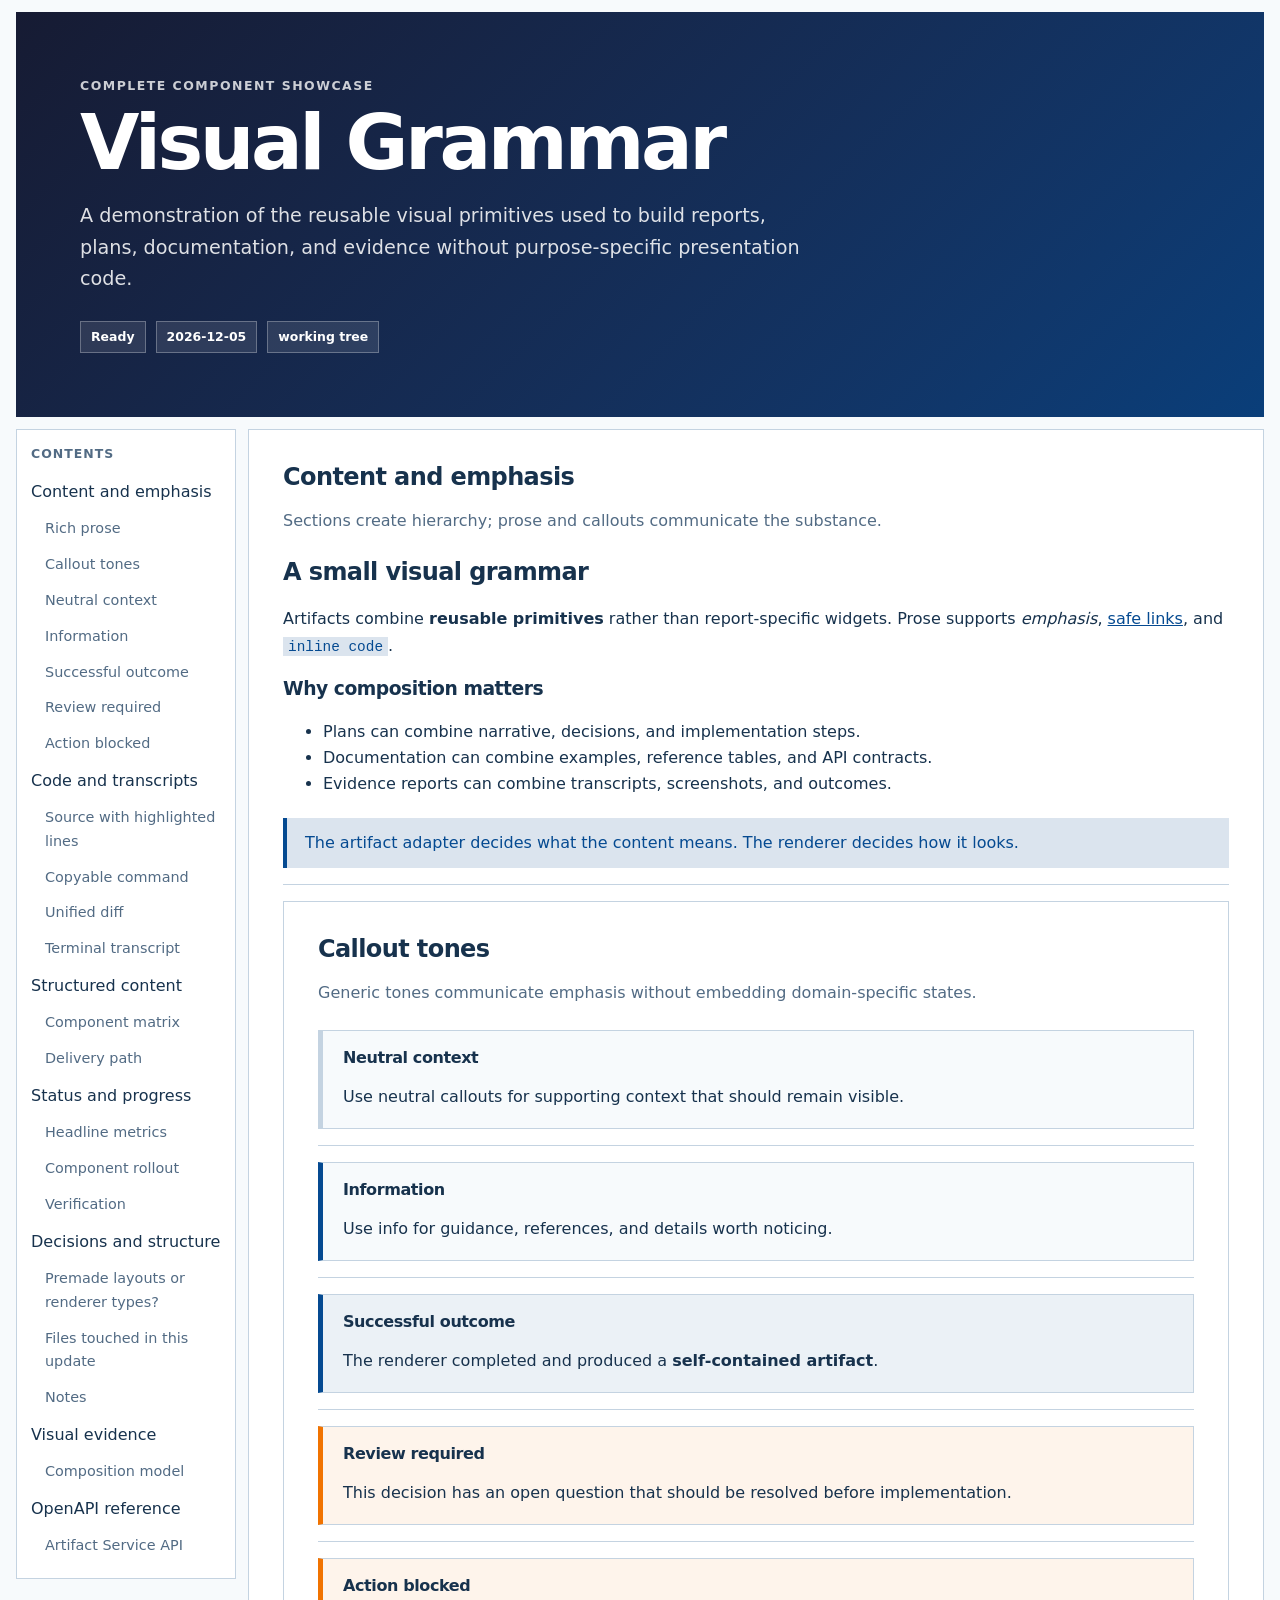
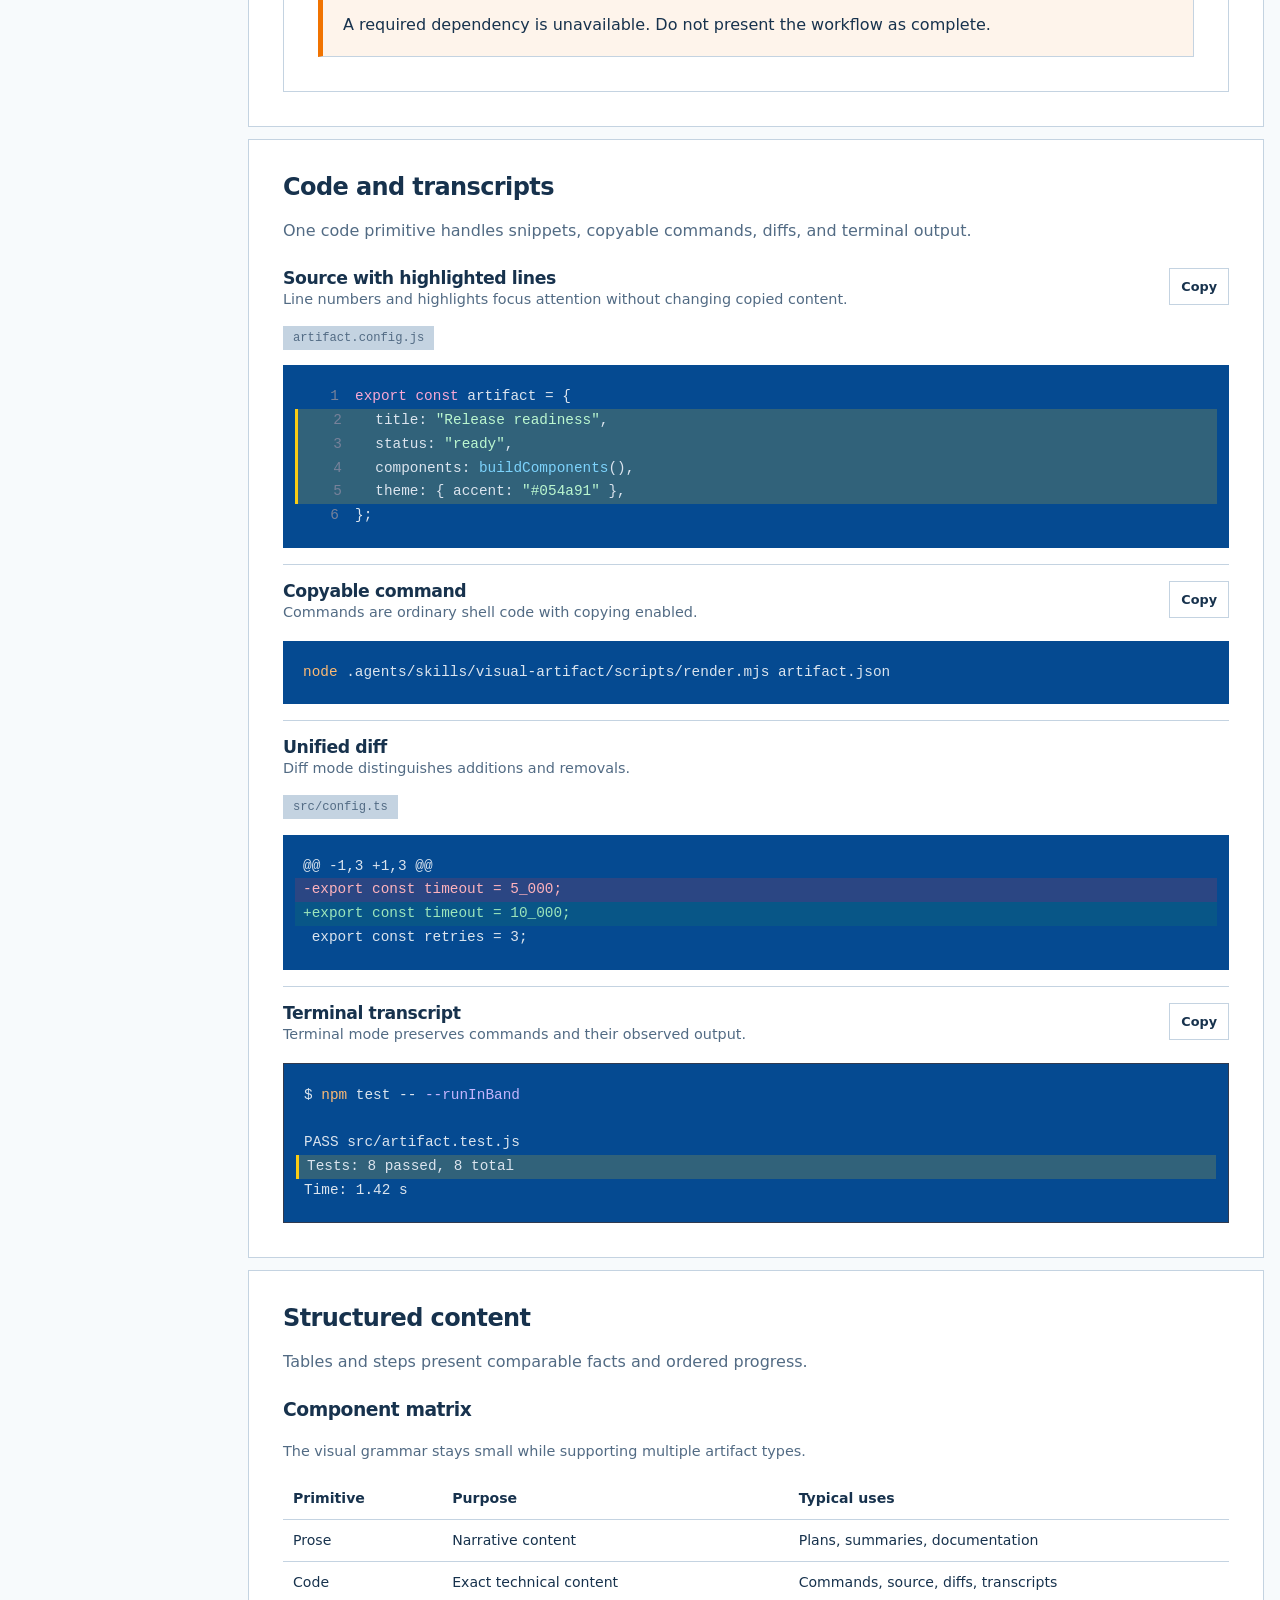
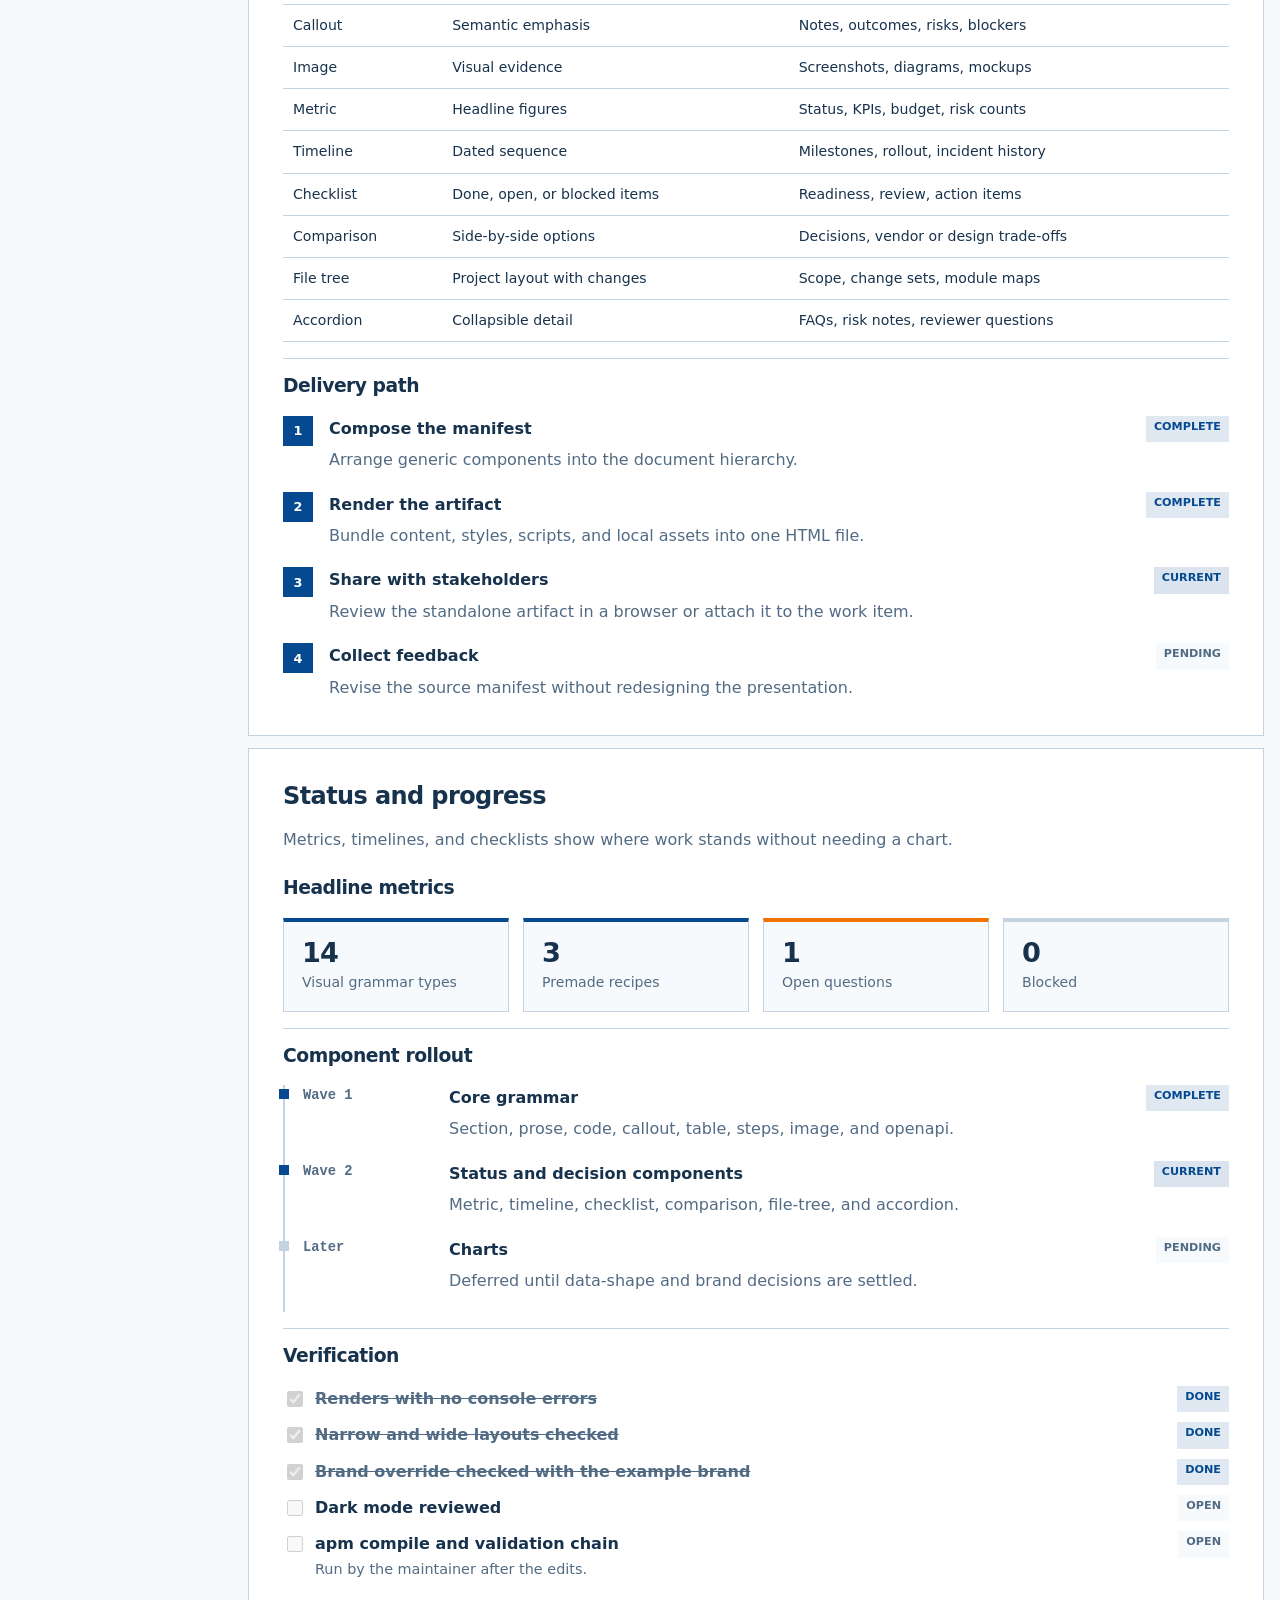
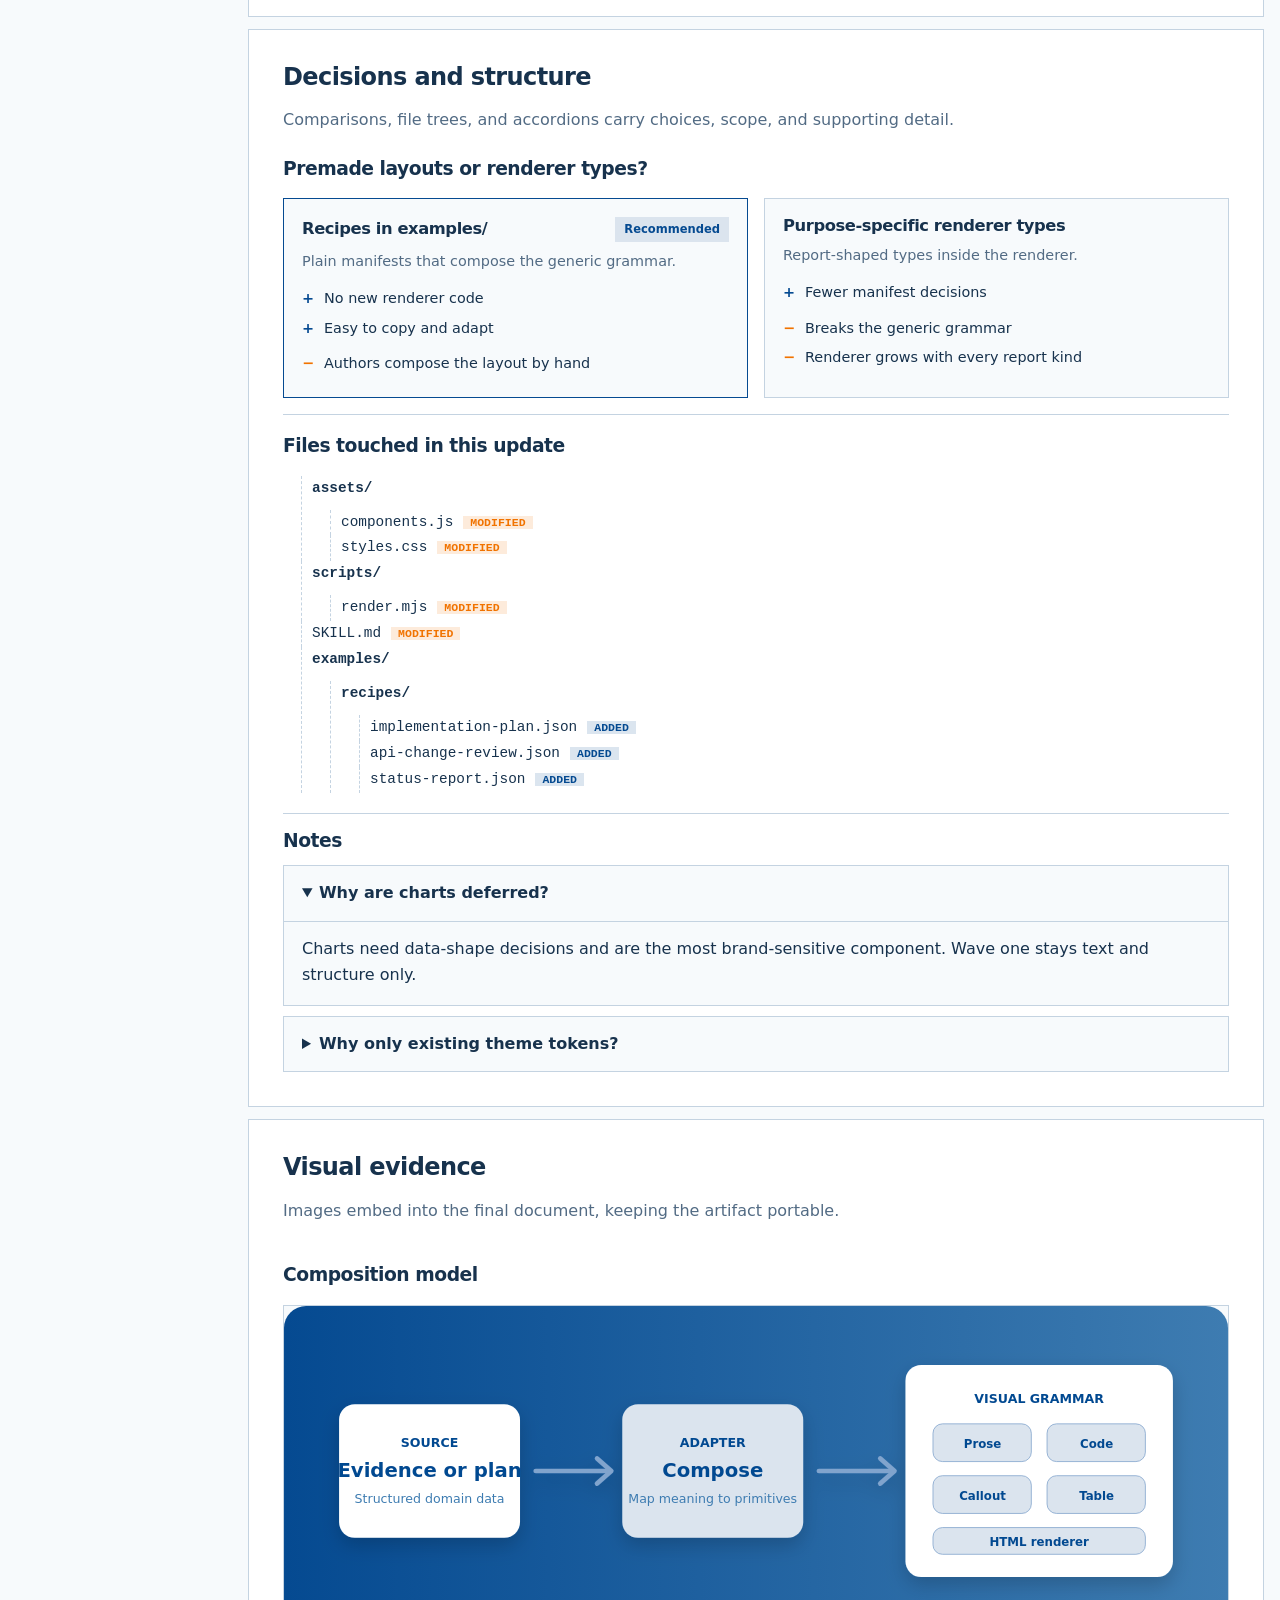
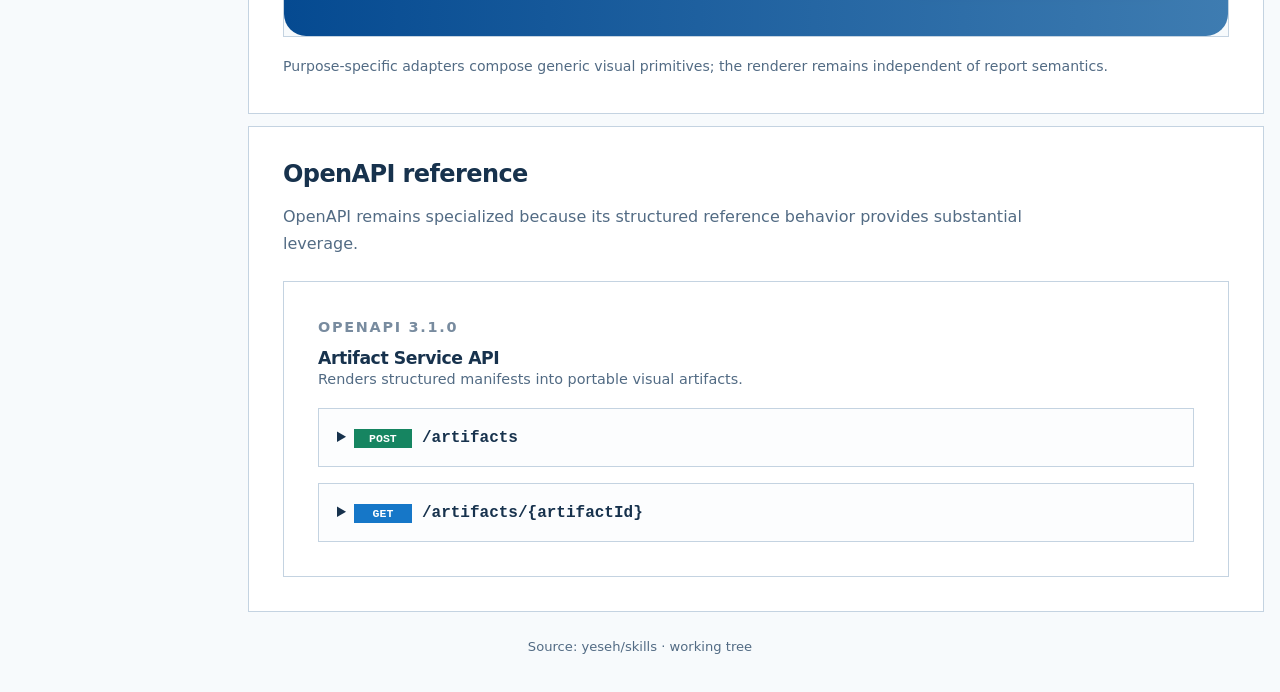
<file: docs/artifacts/visual-artifact-demo.html>
<!doctype html>
<html lang="en">
<head>
  <meta charset="utf-8">
  <meta name="viewport" content="width=device-width, initial-scale=1">
  <meta name="color-scheme" content="light dark">
  <title>Visual Grammar</title>
  <style>:root {
  --va-accent: #635bff;
  --va-accent-soft: #eeecff;
  --va-on-accent-soft: #28224f;
  --va-background: #f6f7fb;
  --va-surface: #ffffff;
  --va-text: #172033;
  --va-muted: #62708a;
  --va-border: #dfe3ec;
  --va-success: #138a5b;
  --va-warning: #a15c00;
  --va-danger: #c23b4a;
  --va-code-bg: #111827;
  --va-code-text: #e5edf9;
  --va-radius: 0px;
  --va-shadow: none;
  --va-font-body: Inter, ui-sans-serif, system-ui, -apple-system, BlinkMacSystemFont, "Segoe UI", sans-serif;
  --va-font-mono: "SFMono-Regular", Consolas, "Liberation Mono", monospace;
  --va-hero-background: linear-gradient(135deg, #161b33, color-mix(in srgb, var(--va-accent) 75%, #161b33));
  --va-hero-text: #ffffff;
  --va-logo-height: 40px;
}

* { box-sizing: border-box; }
html { scroll-behavior: smooth; }
body {
  margin: 0;
  color: var(--va-text);
  background: var(--va-background);
  font: 16px/1.65 var(--va-font-body);
}
button, input { font: inherit; }
a { color: var(--va-accent); }
:focus-visible { outline: 3px solid color-mix(in srgb, var(--va-accent) 45%, transparent); outline-offset: 3px; }

va-document, va-section, va-prose, va-code, va-callout, va-table, va-steps, va-openapi, va-image, va-metric, va-timeline, va-checklist, va-comparison, va-file-tree, va-accordion { display: block; }
.va-shell { width: 100%; margin: 0; padding: 12px 16px 24px; }
.va-hero {
  position: relative;
  overflow: hidden;
  padding: clamp(28px, 6vw, 64px);
  color: var(--va-hero-text);
  background: var(--va-hero-background);
}
.va-logo { display: block; height: var(--va-logo-height); width: auto; max-width: 240px; margin: 0 0 12px; }
.va-eyebrow { margin: 0 0 8px; font-size: .78rem; font-weight: 800; letter-spacing: .12em; text-transform: uppercase; opacity: .78; }
.va-title { max-width: 820px; margin: 0; font-size: clamp(2.15rem, 7vw, 4.8rem); line-height: .98; letter-spacing: -.045em; }
.va-purpose { max-width: 740px; margin: 20px 0 0; font-size: clamp(1rem, 2vw, 1.2rem); opacity: .86; }
.va-meta { display: flex; flex-wrap: wrap; gap: 10px; margin-top: 26px; }
.va-badge { padding: 5px 10px; border: 1px solid rgb(255 255 255 / 28%); background: rgb(255 255 255 / 10%); font-size: .78rem; font-weight: 700; }
.va-layout { display: grid; grid-template-columns: 220px minmax(0, 1fr); gap: 12px; margin-top: 12px; align-items: start; }
.va-toc { position: sticky; top: 12px; padding: 14px; border: 1px solid var(--va-border); background: var(--va-surface); }
.va-toc strong { display: block; margin-bottom: 8px; font-size: .78rem; letter-spacing: .08em; text-transform: uppercase; color: var(--va-muted); }
.va-toc a { display: block; padding: 6px 0; color: var(--va-text); text-decoration: none; }
.va-toc .va-toc-child { padding-left: 14px; color: var(--va-muted); font-size: .9rem; }
.va-toc a:hover { color: var(--va-accent); }
.va-content { min-width: 0; display: grid; gap: 12px; }
.va-card { padding: clamp(20px, 4vw, 34px); border: 1px solid var(--va-border); background: var(--va-surface); }
.va-card h1, .va-card h2, .va-card h3, .va-card h4 { line-height: 1.16; letter-spacing: -.025em; }
.va-card h1:first-child, .va-card h2:first-child, .va-card h3:first-child { margin-top: 0; }
.va-card p:last-child, .va-card ul:last-child, .va-card ol:last-child { margin-bottom: 0; }
.va-card blockquote { margin: 20px 0; padding: 12px 18px; border-left: 4px solid var(--va-accent); color: var(--va-on-accent-soft); background: var(--va-accent-soft); }
.va-inline-code { padding: .12em .35em; color: var(--va-on-accent-soft); background: var(--va-accent-soft); font-family: var(--va-font-mono); font-size: .9em; }
.va-section-description { max-width: 760px; margin: -4px 0 24px; color: var(--va-muted); }
.va-section-children { display: grid; gap: 16px; }
.va-section-children > * { min-width: 0; }
.va-section-children > * + * { padding-top: 16px; border-top: 1px solid var(--va-border); }
.va-prose > :first-child, .va-code-card > :first-child, .va-callout > :first-child, .va-table-component > :first-child, .va-image-component > :first-child { margin-top: 0; }
.va-prose > :last-child, .va-callout-body > :last-child, .va-image-component { margin-bottom: 0; }
.va-command-header, .va-api-heading { display: flex; justify-content: space-between; gap: 16px; align-items: start; }
.va-command-header h3, .va-api-heading h2 { margin: 0; font-size: 1.08rem; }
.va-subtle { color: var(--va-muted); font-size: .9rem; }
.va-code-wrap { position: relative; margin-top: 16px; }
.va-code { overflow-x: auto; margin: 0; padding: 20px; color: var(--va-code-text); background: var(--va-code-bg); font: .9rem/1.65 var(--va-font-mono); white-space: pre; }
.va-code-filename { display: inline-block; margin: 14px 0 -16px; padding: 5px 10px; color: var(--va-muted); background: var(--va-border); font: .76rem var(--va-font-mono); }
.va-code-line { display: block; min-width: max-content; padding: 0 8px; margin: 0 -8px; }
.va-code-numbered { counter-reset: va-line; }
.va-code-numbered .va-code-line { counter-increment: va-line; }
.va-code-numbered .va-code-line::before { content: counter(va-line); display: inline-block; width: 2.5em; margin-right: 16px; color: #77829a; text-align: right; user-select: none; }
.va-code-highlight { background: rgb(250 204 21 / 18%); border-left: 3px solid #facc15; }
.va-code-added { color: #9ce5bb; background: rgb(22 133 97 / 20%); }
.va-code-removed { color: #ffb3bd; background: rgb(194 59 74 / 20%); }
.va-code-terminal { border: 1px solid #303a4f; }

/* Syntax palette: fixed colours tuned for dark code backgrounds; a brand may override in its css. */
.va-tok-comment { color: #94a3b8; font-style: italic; }
.va-tok-keyword { color: #f9a8d4; }
.va-tok-string { color: #bbf7d0; }
.va-tok-number { color: #fcd34d; }
.va-tok-key { color: #93c5fd; }
.va-tok-function { color: #7dd3fc; }
.va-tok-builtin { color: #fdba74; }
.va-tok-variable, .va-tok-decorator, .va-tok-flag { color: #c4b5fd; }
.va-copy { border: 1px solid var(--va-border); padding: 7px 11px; color: var(--va-text); background: var(--va-surface); cursor: pointer; font-size: .8rem; font-weight: 700; }
.va-copy:hover { border-color: var(--va-accent); color: var(--va-accent); }
.va-callout { padding: 18px 20px; border: 1px solid var(--va-border); border-left-width: 5px; background: var(--va-background); }
.va-callout h3 { margin-bottom: 5px; font-size: 1rem; }
.va-callout-info { border-left-color: var(--va-accent); }
.va-callout-success { border-left-color: var(--va-success); background: color-mix(in srgb, var(--va-success) 8%, var(--va-surface)); }
.va-callout-warning { border-left-color: var(--va-warning); background: color-mix(in srgb, var(--va-warning) 8%, var(--va-surface)); }
.va-callout-danger { border-left-color: var(--va-danger); background: color-mix(in srgb, var(--va-danger) 8%, var(--va-surface)); }
.va-method { display: inline-block; min-width: 58px; margin-right: 10px; padding: 3px 8px; color: white; text-align: center; font: 700 .72rem var(--va-font-mono); }
.va-get { background: #1677c8; } .va-post { background: #168561; } .va-put, .va-patch { background: #ae6900; } .va-delete { background: #c23b4a; }
.va-operation { margin-top: 16px; border: 1px solid var(--va-border); overflow: hidden; }
.va-operation summary { padding: 15px 18px; cursor: pointer; background: color-mix(in srgb, var(--va-surface) 92%, var(--va-accent-soft)); font-weight: 700; }
.va-operation-body { padding: 18px; border-top: 1px solid var(--va-border); }
.va-operation h4 { margin: 20px 0 8px; }
.va-table-wrap { overflow-x: auto; }
.va-table { width: 100%; border-collapse: collapse; font-size: .88rem; }
.va-table th, .va-table td { padding: 9px 10px; border-bottom: 1px solid var(--va-border); text-align: left; vertical-align: top; }
.va-steps { display: grid; gap: 18px; margin: 16px 0 0; padding: 0; list-style: none; }
.va-steps li { display: grid; grid-template-columns: 34px minmax(0, 1fr); gap: 12px; }
.va-step-index { display: grid; place-items: center; width: 30px; height: 30px; color: white; background: var(--va-accent); font-size: .8rem; font-weight: 800; }
.va-step-heading { display: flex; flex-wrap: wrap; justify-content: space-between; gap: 12px; }
.va-step-content p { margin: 5px 0 0; color: var(--va-muted); }
.va-step-status { padding: 2px 8px; font-size: .7rem; font-weight: 800; text-transform: uppercase; }
.va-step-complete { color: var(--va-success); background: color-mix(in srgb, var(--va-success) 12%, transparent); }
.va-step-current { color: var(--va-accent); background: var(--va-accent-soft); }
.va-step-pending { color: var(--va-muted); background: var(--va-background); }
.va-image-component { margin-inline: 0; }
.va-image { width: 100%; border: 1px solid var(--va-border); background: var(--va-background); }
.va-caption { margin: 10px 0 0; color: var(--va-muted); font-size: .88rem; }
.va-footer { margin-top: 12px; padding: 12px 4px; color: var(--va-muted); font-size: .82rem; text-align: center; }
.va-error { border-color: color-mix(in srgb, var(--va-danger) 55%, var(--va-border)); }

/* Wave-one components: metric, timeline, checklist, comparison, file-tree, accordion */
.va-card-inset { padding: 4px 0; }
.va-metric-grid { display: grid; grid-template-columns: repeat(auto-fit, minmax(160px, 1fr)); gap: 14px; margin-top: 16px; }
.va-metric { padding: 16px 18px; border: 1px solid var(--va-border); border-top: 4px solid var(--va-accent); background: var(--va-background); }
.va-metric-success { border-top-color: var(--va-success); }
.va-metric-warning { border-top-color: var(--va-warning); }
.va-metric-danger { border-top-color: var(--va-danger); }
.va-metric-info { border-top-color: var(--va-accent); }
.va-metric-neutral { border-top-color: var(--va-border); }
.va-metric-value { font-size: 1.7rem; font-weight: 800; letter-spacing: -.03em; line-height: 1.1; }
.va-metric-label { margin-top: 4px; color: var(--va-muted); font-size: .88rem; }
.va-metric-delta { margin-top: 6px; font-size: .8rem; font-weight: 700; color: var(--va-muted); }
.va-timeline { display: grid; gap: 0; margin: 16px 0 0; padding: 0; list-style: none; }
.va-timeline-item { display: grid; grid-template-columns: 130px minmax(0, 1fr); gap: 16px; padding-bottom: 18px; border-left: 2px solid var(--va-border); padding-left: 18px; position: relative; }
.va-timeline-item::before { content: ""; position: absolute; left: -6px; top: 4px; width: 10px; height: 10px; background: var(--va-border); }
.va-timeline-complete::before { background: var(--va-success); }
.va-timeline-current::before { background: var(--va-accent); }
.va-timeline-date { color: var(--va-muted); font-size: .86rem; font-weight: 700; font-family: var(--va-font-mono); }
.va-timeline-content p { margin: 5px 0 0; color: var(--va-muted); }
.va-checklist { display: grid; gap: 10px; margin: 16px 0 0; padding: 0; list-style: none; }
.va-check-item { display: grid; grid-template-columns: 20px minmax(0, 1fr); gap: 12px; align-items: start; }
.va-check-item input { margin-top: 5px; width: 16px; height: 16px; accent-color: var(--va-accent); }
.va-check-label { display: flex; flex-wrap: wrap; justify-content: space-between; gap: 10px; font-weight: 600; }
.va-check-done .va-check-label span:first-child { color: var(--va-muted); text-decoration: line-through; }
.va-check-state-done { color: var(--va-success); background: color-mix(in srgb, var(--va-success) 12%, transparent); }
.va-check-state-open { color: var(--va-muted); background: var(--va-background); }
.va-check-state-blocked { color: var(--va-danger); background: color-mix(in srgb, var(--va-danger) 12%, transparent); }
.va-comparison-grid { display: grid; grid-template-columns: repeat(auto-fit, minmax(240px, 1fr)); gap: 16px; margin-top: 16px; }
.va-option { padding: 18px; border: 1px solid var(--va-border); background: var(--va-background); }
.va-option-recommended { border-color: var(--va-accent); }
.va-option-heading { display: flex; flex-wrap: wrap; justify-content: space-between; align-items: center; gap: 8px; }
.va-option h4 { margin: 0; font-size: 1.02rem; }
.va-option p { margin: 8px 0 10px; }
.va-badge-recommended { padding: 3px 9px; border: 0; background: var(--va-accent-soft); color: var(--va-on-accent-soft); font-size: .72rem; font-weight: 800; }
.va-pros-cons { margin: 6px 0 0; padding-left: 0; list-style: none; font-size: .9rem; }
.va-pros-cons li { padding: 3px 0 3px 22px; position: relative; }
.va-pros-cons li::before { position: absolute; left: 0; font-weight: 800; }
.va-pro::before { content: "+"; color: var(--va-success); }
.va-con::before { content: "−"; color: var(--va-danger); }
.va-tree { margin: 8px 0 0 0; padding-left: 18px; list-style: none; font: .9rem/1.8 var(--va-font-mono); }
.va-tree > li { border-left: 1px dashed var(--va-border); padding-left: 10px; }
.va-tree-dir > .va-tree-name { font-weight: 800; }
.va-tree-change { margin-left: 10px; padding: 0 7px; font-size: .72rem; font-weight: 800; text-transform: uppercase; }
.va-change-added { color: var(--va-success); background: color-mix(in srgb, var(--va-success) 14%, transparent); }
.va-change-modified { color: var(--va-warning); background: color-mix(in srgb, var(--va-warning) 14%, transparent); }
.va-change-removed { color: var(--va-danger); background: color-mix(in srgb, var(--va-danger) 14%, transparent); }
.va-change-unchanged { color: var(--va-muted); background: var(--va-background); }
.va-accordion-component { display: grid; gap: 10px; }
.va-accordion-component > h3 { margin: 0 0 4px; }
.va-accordion-item { border: 1px solid var(--va-border); overflow: hidden; background: var(--va-background); }
.va-accordion-item summary { padding: 14px 18px; cursor: pointer; font-weight: 700; }
.va-accordion-body { padding: 0 18px 16px; border-top: 1px solid var(--va-border); }
.va-accordion-body > :first-child { margin-top: 14px; }

@media (max-width: 760px) {
  .va-shell { width: 100%; margin-top: 0; padding: 8px 10px 16px; }
  .va-layout { grid-template-columns: 1fr; }
  .va-toc { position: static; }
}
@media (prefers-reduced-motion: reduce) { html { scroll-behavior: auto; } }
@media (prefers-color-scheme: dark) {
  :root {
    --va-background: #0e1320;
    --va-surface: #171e2e;
    --va-text: #edf1fa;
    --va-muted: #a7b1c5;
    --va-border: #303a4f;
    --va-accent-soft: #292653;
    --va-on-accent-soft: #f1efff;
  }
}
@media print {
  :root { --va-background: #fff; --va-surface: #fff; --va-text: #111; --va-border: #ccc; }
  body { background: white; }
  .va-shell { width: 100%; margin: 0; }
  .va-hero { color: #111; background: white; border: 1px solid #bbb; }
  .va-layout { display: block; }
  .va-toc, .va-copy { display: none; }
  .va-card, .va-operation { break-inside: avoid; }
}
</style>
</head>
<body>
  <noscript>This artifact requires JavaScript to render its local components.</noscript>
  <va-document></va-document>
  <script id="artifact-data" type="application/json">{"title":"Visual Grammar","kind":"Complete component showcase","purpose":"A demonstration of the reusable visual primitives used to build reports, plans, documentation, and evidence without purpose-specific presentation code.","status":"Ready","source":"yeseh/skills","revision":"working tree","theme":{"accent":"#054a91","accent-soft":"#dbe4ee","on-accent-soft":"#054a91","background":"#f7fafc","surface":"#ffffff","text":"#17324d","muted":"#526b84","border":"#c4d3e1","success":"#054a91","warning":"#f17300","danger":"#f17300","code-bg":"#054a91","code-text":"#dbe4ee"},"components":[{"type":"section","id":"content","title":"Content and emphasis","description":"Sections create hierarchy; prose and callouts communicate the substance.","children":[{"type":"prose","id":"rich-prose","title":"Rich prose","markdown":"# A small visual grammar\n\nArtifacts combine **reusable primitives** rather than report-specific widgets. Prose supports _emphasis_, [safe links](https://example.com), and `inline code`.\n\n## Why composition matters\n\n- Plans can combine narrative, decisions, and implementation steps.\n- Documentation can combine examples, reference tables, and API contracts.\n- Evidence reports can combine transcripts, screenshots, and outcomes.\n\n> The artifact adapter decides what the content means. The renderer decides how it looks."},{"type":"section","id":"callout-collection","title":"Callout tones","description":"Generic tones communicate emphasis without embedding domain-specific states.","children":[{"type":"callout","id":"neutral-callout","title":"Neutral context","tone":"neutral","markdown":"Use neutral callouts for supporting context that should remain visible."},{"type":"callout","id":"info-callout","title":"Information","tone":"info","markdown":"Use info for guidance, references, and details worth noticing."},{"type":"callout","id":"success-callout","title":"Successful outcome","tone":"success","markdown":"The renderer completed and produced a **self-contained artifact**."},{"type":"callout","id":"warning-callout","title":"Review required","tone":"warning","markdown":"This decision has an open question that should be resolved before implementation."},{"type":"callout","id":"danger-callout","title":"Action blocked","tone":"danger","markdown":"A required dependency is unavailable. Do not present the workflow as complete."}]}]},{"type":"section","id":"code-examples","title":"Code and transcripts","description":"One code primitive handles snippets, copyable commands, diffs, and terminal output.","children":[{"type":"code","id":"source-snippet","title":"Source with highlighted lines","description":"Line numbers and highlights focus attention without changing copied content.","filename":"artifact.config.js","language":"javascript","mode":"plain","copy":true,"lineNumbers":true,"highlights":["2-5"],"content":"export const artifact = {\n  title: \"Release readiness\",\n  status: \"ready\",\n  components: buildComponents(),\n  theme: { accent: \"#054a91\" },\n};"},{"type":"code","id":"copyable-command","title":"Copyable command","description":"Commands are ordinary shell code with copying enabled.","language":"shell","mode":"plain","copy":true,"content":"node .agents/skills/visual-artifact/scripts/render.mjs artifact.json"},{"type":"code","id":"diff-example","title":"Unified diff","description":"Diff mode distinguishes additions and removals.","filename":"src/config.ts","language":"diff","mode":"diff","copy":false,"content":"@@ -1,3 +1,3 @@\n-export const timeout = 5_000;\n+export const timeout = 10_000;\n export const retries = 3;"},{"type":"code","id":"terminal-transcript","title":"Terminal transcript","description":"Terminal mode preserves commands and their observed output.","language":"shell","mode":"terminal","copy":true,"highlights":[4],"content":"$ npm test -- --runInBand\n\nPASS src/artifact.test.js\nTests: 8 passed, 8 total\nTime: 1.42 s"}]},{"type":"section","id":"structured-content","title":"Structured content","description":"Tables and steps present comparable facts and ordered progress.","children":[{"type":"table","id":"component-matrix","title":"Component matrix","description":"The visual grammar stays small while supporting multiple artifact types.","columns":[{"key":"primitive","label":"Primitive"},{"key":"purpose","label":"Purpose"},{"key":"examples","label":"Typical uses"}],"rows":[{"primitive":"Prose","purpose":"Narrative content","examples":"Plans, summaries, documentation"},{"primitive":"Code","purpose":"Exact technical content","examples":"Commands, source, diffs, transcripts"},{"primitive":"Callout","purpose":"Semantic emphasis","examples":"Notes, outcomes, risks, blockers"},{"primitive":"Image","purpose":"Visual evidence","examples":"Screenshots, diagrams, mockups"},{"primitive":"Metric","purpose":"Headline figures","examples":"Status, KPIs, budget, risk counts"},{"primitive":"Timeline","purpose":"Dated sequence","examples":"Milestones, rollout, incident history"},{"primitive":"Checklist","purpose":"Done, open, or blocked items","examples":"Readiness, review, action items"},{"primitive":"Comparison","purpose":"Side-by-side options","examples":"Decisions, vendor or design trade-offs"},{"primitive":"File tree","purpose":"Project layout with changes","examples":"Scope, change sets, module maps"},{"primitive":"Accordion","purpose":"Collapsible detail","examples":"FAQs, risk notes, reviewer questions"}]},{"type":"steps","id":"delivery-steps","title":"Delivery path","items":[{"title":"Compose the manifest","description":"Arrange generic components into the document hierarchy.","status":"complete"},{"title":"Render the artifact","description":"Bundle content, styles, scripts, and local assets into one HTML file.","status":"complete"},{"title":"Share with stakeholders","description":"Review the standalone artifact in a browser or attach it to the work item.","status":"current"},{"title":"Collect feedback","description":"Revise the source manifest without redesigning the presentation.","status":"pending"}]}]},{"type":"section","id":"status-components","title":"Status and progress","description":"Metrics, timelines, and checklists show where work stands without needing a chart.","children":[{"type":"metric","id":"demo-metrics","title":"Headline metrics","items":[{"label":"Visual grammar types","value":14,"tone":"info"},{"label":"Premade recipes","value":3,"tone":"success"},{"label":"Open questions","value":1,"tone":"warning"},{"label":"Blocked","value":0,"tone":"neutral"}]},{"type":"timeline","id":"demo-timeline","title":"Component rollout","items":[{"date":"Wave 1","title":"Core grammar","description":"Section, prose, code, callout, table, steps, image, and openapi.","status":"complete"},{"date":"Wave 2","title":"Status and decision components","description":"Metric, timeline, checklist, comparison, file-tree, and accordion.","status":"current"},{"date":"Later","title":"Charts","description":"Deferred until data-shape and brand decisions are settled.","status":"pending"}]},{"type":"checklist","id":"demo-checklist","title":"Verification","items":[{"label":"Renders with no console errors","state":"done"},{"label":"Narrow and wide layouts checked","state":"done"},{"label":"Brand override checked with the example brand","state":"done"},{"label":"Dark mode reviewed","state":"open"},{"label":"apm compile and validation chain","state":"open","note":"Run by the maintainer after the edits."}]}]},{"type":"section","id":"decision-components","title":"Decisions and structure","description":"Comparisons, file trees, and accordions carry choices, scope, and supporting detail.","children":[{"type":"comparison","id":"demo-comparison","title":"Premade layouts or renderer types?","options":[{"name":"Recipes in examples/","summary":"Plain manifests that compose the generic grammar.","pros":["No new renderer code","Easy to copy and adapt"],"cons":["Authors compose the layout by hand"],"recommended":true},{"name":"Purpose-specific renderer types","summary":"Report-shaped types inside the renderer.","pros":["Fewer manifest decisions"],"cons":["Breaks the generic grammar","Renderer grows with every report kind"]}]},{"type":"file-tree","id":"demo-tree","title":"Files touched in this update","entries":[{"path":"assets/components.js","change":"modified"},{"path":"assets/styles.css","change":"modified"},{"path":"scripts/render.mjs","change":"modified"},{"path":"SKILL.md","change":"modified"},{"path":"examples/recipes/implementation-plan.json","change":"added"},{"path":"examples/recipes/api-change-review.json","change":"added"},{"path":"examples/recipes/status-report.json","change":"added"}]},{"type":"accordion","id":"demo-accordion","title":"Notes","items":[{"title":"Why are charts deferred?","markdown":"Charts need data-shape decisions and are the most brand-sensitive component. Wave one stays text and structure only.","open":true},{"title":"Why only existing theme tokens?","markdown":"New components brand automatically, and the renderer's brand validation stays unchanged."}]}]},{"type":"section","id":"visual-evidence","title":"Visual evidence","description":"Images embed into the final document, keeping the artifact portable.","children":[{"type":"image","id":"architecture-image","title":"Composition model","source":"[data-uri]","alt":"Diagram showing source data passing through an artifact adapter into the visual grammar and HTML renderer.","caption":"Purpose-specific adapters compose generic visual primitives; the renderer remains independent of report semantics."}]},{"type":"section","id":"api-reference","title":"OpenAPI reference","description":"OpenAPI remains specialized because its structured reference behavior provides substantial leverage.","children":[{"type":"openapi","id":"artifact-service-api","title":"Artifact Service API","spec":{"openapi":"3.1.0","info":{"title":"Artifact Service","version":"1.0.0","description":"Renders structured manifests into portable visual artifacts."},"paths":{"/artifacts":{"post":{"summary":"Render an artifact","requestBody":{"required":true,"content":{"application/json":{"schema":{"$ref":"#/components/schemas/ArtifactManifest"}}}},"responses":{"201":{"description":"Self-contained artifact created","content":{"text/html":{"schema":{"type":"string"}}}},"422":{"description":"Manifest validation failed","content":{"application/problem+json":{"schema":{"type":"object"}}}}}}},"/artifacts/{artifactId}":{"get":{"summary":"Retrieve a rendered artifact","parameters":[{"name":"artifactId","in":"path","required":true,"description":"Stable artifact identifier.","schema":{"type":"string"}}],"responses":{"200":{"description":"Rendered HTML artifact","content":{"text/html":{"schema":{"type":"string"}}}},"404":{"description":"Artifact not found"}}}}},"components":{"schemas":{"ArtifactManifest":{"type":"object","required":["title","components"],"properties":{"title":{"type":"string"},"components":{"type":"array","items":{"type":"object"}}}}}}}}]}]}</script>
  <script>(() => {
  "use strict";

  const manifest = JSON.parse(document.querySelector("#artifact-data").textContent);
  const allowedThemeTokens = new Set([
    "accent", "accent-soft", "on-accent-soft", "background", "surface", "text", "muted", "border",
    "success", "warning", "danger", "code-bg", "code-text", "radius", "shadow",
    "font-body", "font-mono", "hero-background", "hero-text", "logo-height",
  ]);
  const brand = manifest.brand || {};

  function element(name, attributes = {}, children = []) {
    const node = document.createElement(name);
    for (const [key, value] of Object.entries(attributes)) {
      if (value === undefined || value === null) continue;
      if (key === "class") node.className = value;
      else node.setAttribute(key, String(value));
    }
    for (const child of Array.isArray(children) ? children : [children]) {
      node.append(child instanceof Node ? child : document.createTextNode(String(child)));
    }
    return node;
  }

  function safeUrl(value) {
    try {
      const url = new URL(value, window.location.href);
      return ["http:", "https:", "mailto:", "file:"].includes(url.protocol) ? value : "#";
    } catch {
      return "#";
    }
  }

  function renderInline(value) {
    const fragment = document.createDocumentFragment();
    const pattern = /(\*\*[^*]+\*\*|_[^_]+_|`[^`]+`|\[[^\]]+\]\([^)]+\))/g;
    let cursor = 0;
    for (const match of value.matchAll(pattern)) {
      fragment.append(value.slice(cursor, match.index));
      const token = match[0];
      if (token.startsWith("**")) fragment.append(element("strong", {}, token.slice(2, -2)));
      else if (token.startsWith("_")) fragment.append(element("em", {}, token.slice(1, -1)));
      else if (token.startsWith("`")) fragment.append(element("code", { class: "va-inline-code" }, token.slice(1, -1)));
      else {
        const parts = token.match(/^\[([^\]]+)\]\(([^)]+)\)$/);
        fragment.append(element("a", { href: safeUrl(parts[2]) }, parts[1]));
      }
      cursor = match.index + token.length;
    }
    fragment.append(value.slice(cursor));
    return fragment;
  }

  function renderText(markdown) {
    const container = document.createDocumentFragment();
    const lines = String(markdown || "").replace(/\r/g, "").split("\n");
    let index = 0;

    while (index < lines.length) {
      const line = lines[index];
      if (!line.trim()) { index += 1; continue; }

      const heading = line.match(/^(#{1,4})\s+(.+)$/);
      if (heading) {
        const level = Math.min(heading[1].length + 1, 6);
        container.append(element(`h${level}`, {}, renderInline(heading[2])));
        index += 1;
        continue;
      }

      if (/^>\s?/.test(line)) {
        const quote = [];
        while (index < lines.length && /^>\s?/.test(lines[index])) {
          quote.push(lines[index].replace(/^>\s?/, ""));
          index += 1;
        }
        container.append(element("blockquote", {}, renderInline(quote.join(" "))));
        continue;
      }

      if (/^[-*]\s+/.test(line) || /^\d+\.\s+/.test(line)) {
        const ordered = /^\d+\.\s+/.test(line);
        const list = element(ordered ? "ol" : "ul");
        const expression = ordered ? /^\d+\.\s+/ : /^[-*]\s+/;
        while (index < lines.length && expression.test(lines[index])) {
          list.append(element("li", {}, renderInline(lines[index].replace(expression, ""))));
          index += 1;
        }
        container.append(list);
        continue;
      }

      const paragraph = [];
      while (index < lines.length && lines[index].trim() && !/^(#{1,4})\s+|^>\s?|^[-*]\s+|^\d+\.\s+/.test(lines[index])) {
        paragraph.push(lines[index].trim());
        index += 1;
      }
      container.append(element("p", {}, renderInline(paragraph.join(" "))));
    }
    return container;
  }

  class VaProse extends HTMLElement {
    set data(value) {
      this.id = value.id;
      const container = element("div", { class: "va-prose" });
      container.append(renderText(value.markdown));
      this.replaceChildren(container);
    }
  }

  function highlightedLines(ranges = []) {
    const lines = new Set();
    for (const range of ranges) {
      const [start, end = start] = String(range).split("-").map(Number);
      if (!Number.isInteger(start) || !Number.isInteger(end)) continue;
      for (let line = start; line <= end; line += 1) lines.add(line);
    }
    return lines;
  }

  const syntaxAliases = {
    js: "js", javascript: "js", jsx: "js", ts: "js", typescript: "js", tsx: "js",
    json: "json", sh: "shell", bash: "shell", shell: "shell", zsh: "shell", console: "shell",
    py: "python", python: "python", css: "css", sql: "sql",
  };

  function keywordRule(words, flags = "") {
    return new RegExp(`\\b(?:${words.join("|")})\\b`, `y${flags}`);
  }

  // Sticky rules are tried in order at each position; the first match wins.
  const syntaxRules = {
    js: [
      ["comment", /\/\/[^\n]*|\/\*[\s\S]*?(?:\*\/|$)/y],
      ["string", /"(?:\\.|[^"\\\n])*"?|'(?:\\.|[^'\\\n])*'?|`(?:\\.|[^`\\])*`?/y],
      ["number", /\b(?:0[xX][\da-fA-F_]+|\d[\d_]*(?:\.\d+)?(?:[eE][+-]?\d+)?)n?\b/y],
      ["keyword", keywordRule([
        "const", "let", "var", "function", "return", "if", "else", "for", "while", "do", "switch", "case",
        "break", "continue", "new", "class", "extends", "import", "from", "export", "default", "async",
        "await", "try", "catch", "finally", "throw", "typeof", "instanceof", "in", "of", "yield", "this",
        "super", "null", "undefined", "true", "false", "void", "delete", "interface", "type", "enum",
        "implements", "public", "private", "protected", "readonly", "as", "static", "declare", "namespace",
      ])],
      ["function", /[A-Za-z_$][\w$]*(?=\s*\()/y],
    ],
    json: [
      ["key", /"(?:\\.|[^"\\\n])*"(?=\s*:)/y],
      ["string", /"(?:\\.|[^"\\\n])*"?/y],
      ["number", /-?\d+(?:\.\d+)?(?:[eE][+-]?\d+)?/y],
      ["keyword", keywordRule(["true", "false", "null"])],
    ],
    shell: [
      ["comment", /#[^\n]*/y],
      ["string", /"(?:\\.|[^"\\])*"?|'[^']*'?/y],
      ["variable", /\$\{[^}\n]*\}|\$[A-Za-z_]\w*|\$[?#@*!$0-9]/y],
      ["flag", /(?<![\w-])--?[A-Za-z][\w-]*/y],
      ["keyword", keywordRule([
        "if", "then", "else", "elif", "fi", "for", "in", "do", "done", "while", "until", "case", "esac",
        "function", "return", "export", "local", "unset", "set", "source",
      ])],
      ["builtin", keywordRule(["cd", "echo", "exit", "cat", "ls", "mkdir", "rm", "cp", "mv", "curl", "git", "npm", "npx", "node", "apm", "pip"])],
    ],
    python: [
      ["comment", /#[^\n]*/y],
      ["string", /"""[\s\S]*?(?:"""|$)|'''[\s\S]*?(?:'''|$)|"(?:\\.|[^"\\\n])*"?|'(?:\\.|[^'\\\n])*'?/y],
      ["decorator", /@[A-Za-z_][\w.]*/y],
      ["number", /\b\d[\d_]*(?:\.\d+)?\b/y],
      ["keyword", keywordRule([
        "def", "class", "return", "if", "elif", "else", "for", "while", "in", "not", "and", "or", "is",
        "import", "from", "as", "with", "try", "except", "finally", "raise", "pass", "break", "continue",
        "lambda", "yield", "async", "await", "global", "nonlocal", "None", "True", "False",
      ])],
      ["function", /[A-Za-z_]\w*(?=\s*\()/y],
    ],
    css: [
      ["comment", /\/\*[\s\S]*?(?:\*\/|$)/y],
      ["string", /"(?:\\.|[^"\\\n])*"?|'(?:\\.|[^'\\\n])*'?/y],
      ["keyword", /@[\w-]+/y],
      ["key", /[\w-]+(?=\s*:)/y],
      ["number", /(?<![\w-])(?:#[\da-fA-F]{3,8}\b|-?\d+(?:\.\d+)?(?:%|[a-zA-Z]+)?)/y],
    ],
    sql: [
      ["comment", /--[^\n]*|\/\*[\s\S]*?(?:\*\/|$)/y],
      ["string", /'(?:''|[^'])*'?/y],
      ["number", /\b\d+(?:\.\d+)?\b/y],
      ["keyword", keywordRule([
        "select", "from", "where", "and", "or", "not", "insert", "into", "values", "update", "set", "delete",
        "create", "table", "alter", "drop", "index", "join", "inner", "left", "right", "outer", "on", "as",
        "group", "by", "order", "having", "limit", "offset", "distinct", "null", "is", "in", "like",
        "between", "case", "when", "then", "else", "end", "primary", "key", "foreign", "references",
      ], "i")],
    ],
  };

  // Returns tokens {type, text}; plain text uses type "plain". Unknown languages stay plain.
  function tokenize(source, language) {
    const rules = syntaxRules[syntaxAliases[String(language || "").toLowerCase()]];
    if (!rules) return [{ type: "plain", text: source }];
    const tokens = [];
    let plain = "";
    let index = 0;
    while (index < source.length) {
      let hit = null;
      for (const [type, pattern] of rules) {
        pattern.lastIndex = index;
        const match = pattern.exec(source);
        if (match && match[0]) { hit = { type, text: match[0] }; break; }
      }
      if (hit) {
        if (plain) { tokens.push({ type: "plain", text: plain }); plain = ""; }
        tokens.push(hit);
        index += hit.text.length;
      } else {
        plain += source[index];
        index += 1;
      }
    }
    if (plain) tokens.push({ type: "plain", text: plain });
    return tokens;
  }

  // Splits tokens at newlines so that each source line is a list of tokens.
  function tokenLines(source, language) {
    const lines = [[]];
    for (const token of tokenize(source, language)) {
      token.text.split("\n").forEach((part, index) => {
        if (index > 0) lines.push([]);
        if (part) lines.at(-1).push({ type: token.type, text: part });
      });
    }
    return lines;
  }

  class VaCode extends HTMLElement {
    set data(value) {
      this.id = value.id;
      const copy = element("button", { class: "va-copy", type: "button" }, "Copy");
      copy.addEventListener("click", async () => {
        try {
          if (navigator.clipboard?.writeText) {
            await navigator.clipboard.writeText(value.content);
          } else {
            const textarea = element("textarea", { "aria-hidden": "true" }, value.content);
            textarea.style.position = "fixed";
            textarea.style.opacity = "0";
            document.body.append(textarea);
            textarea.select();
            if (!document.execCommand("copy")) throw new Error("Copy command was rejected");
            textarea.remove();
          }
          copy.textContent = "Copied";
          setTimeout(() => { copy.textContent = "Copy"; }, 1600);
        } catch {
          copy.textContent = "Copy failed";
        }
      });
      const header = element("div", { class: "va-command-header" }, [
        element("div", {}, [
          value.title ? element("h3", {}, value.title) : "",
          value.description ? element("div", { class: "va-subtle" }, value.description) : "",
        ]),
        value.copy === false ? "" : copy,
      ]);
      const highlights = highlightedLines(value.highlights);
      const lines = tokenLines(String(value.content || ""), value.language);
      const code = element("code", { class: `language-${value.language || "text"}` });
      lines.forEach((tokens, index) => {
        const lineNumber = index + 1;
        const line = tokens.map((token) => token.text).join("");
        const classes = ["va-code-line"];
        if (highlights.has(lineNumber)) classes.push("va-code-highlight");
        if (value.mode === "diff" && line.startsWith("+")) classes.push("va-code-added");
        if (value.mode === "diff" && line.startsWith("-")) classes.push("va-code-removed");
        const children = tokens.length
          ? tokens.map((token) => (token.type === "plain" ? token.text : element("span", { class: `va-tok-${token.type}` }, token.text)))
          : " ";
        code.append(element("span", { class: classes.join(" "), "data-line": lineNumber }, children));
      });
      const pre = element("pre", {
        class: `va-code va-code-${value.mode || "plain"}${value.lineNumbers ? " va-code-numbered" : ""}`,
      }, code);
      const card = element("div", { class: "va-code-card" }, [
        value.title || value.description ? header : "",
        value.filename ? element("div", { class: "va-code-filename" }, value.filename) : "",
        element("div", { class: "va-code-wrap" }, pre),
      ]);
      this.replaceChildren(card);
    }
  }

  class VaCallout extends HTMLElement {
    set data(value) {
      this.id = value.id;
      const tone = ["neutral", "info", "success", "warning", "danger"].includes(value.tone) ? value.tone : "neutral";
      const body = element("div", { class: "va-callout-body" });
      body.append(renderText(value.markdown || ""));
      this.replaceChildren(element("aside", { class: `va-callout va-callout-${tone}` }, [
        value.title ? element("h3", {}, value.title) : "",
        body,
      ]));
    }
  }

  class VaTable extends HTMLElement {
    set data(value) {
      this.id = value.id;
      const columns = Array.isArray(value.columns) ? value.columns : [];
      const rows = (value.rows || []).map((row) => columns.map((column, index) => {
        const cell = Array.isArray(row) ? row[index] : row[column.key];
        return cell === undefined || cell === null ? "—" : String(cell);
      }));
      this.replaceChildren(element("div", { class: "va-table-component" }, [
        value.title ? element("h3", {}, value.title) : "",
        value.description ? element("p", { class: "va-subtle" }, value.description) : "",
        table(columns.map((column) => column.label || column.key), rows),
      ]));
    }
  }

  class VaSteps extends HTMLElement {
    set data(value) {
      this.id = value.id;
      const list = element("ol", { class: "va-steps" });
      for (const [index, item] of (value.items || []).entries()) {
        const status = ["complete", "current", "pending"].includes(item.status) ? item.status : "pending";
        const content = element("div", { class: "va-step-content" }, [
          element("div", { class: "va-step-heading" }, [
            element("strong", {}, item.title || `Step ${index + 1}`),
            element("span", { class: `va-step-status va-step-${status}` }, status),
          ]),
          item.description ? element("p", {}, item.description) : "",
        ]);
        list.append(element("li", {}, [element("span", { class: "va-step-index" }, index + 1), content]));
      }
      this.replaceChildren(element("div", {}, [
        value.title ? element("h3", {}, value.title) : "",
        list,
      ]));
    }
  }

  class VaSection extends HTMLElement {
    set data(value) {
      this.id = value.id;
      const card = element("section", { class: "va-card va-section" }, [
        value.title ? element("h2", {}, value.title) : "",
        value.description ? element("p", { class: "va-section-description" }, value.description) : "",
      ]);
      const children = element("div", { class: "va-section-children" });
      for (const child of value.children || []) children.append(renderComponent(child));
      card.append(children);
      this.replaceChildren(card);
    }
  }

  function schemaSummary(schema) {
    if (!schema) return "—";
    if (schema.$ref) return schema.$ref.split("/").at(-1);
    if (schema.type === "array") return `array<${schemaSummary(schema.items)}>`;
    return schema.type || "object";
  }

  function table(headers, rows) {
    const head = element("thead", {}, element("tr", {}, headers.map((header) => element("th", {}, header))));
    const body = element("tbody", {}, rows.map((row) => element("tr", {}, row.map((cell) => element("td", {}, cell)))));
    return element("div", { class: "va-table-wrap" }, element("table", { class: "va-table" }, [head, body]));
  }

  class VaOpenapi extends HTMLElement {
    set data(value) {
      this.id = value.id;
      const spec = value.spec;
      const card = element("section", { class: "va-card" });
      if (!spec || typeof spec !== "object" || !spec.paths) {
        card.classList.add("va-error");
        card.append(element("h2", {}, value.title || "OpenAPI"), element("p", {}, "Invalid OpenAPI document: paths are missing."));
        this.replaceChildren(card);
        return;
      }

      card.append(element("div", { class: "va-api-heading" }, [
        element("div", {}, [
          element("div", { class: "va-eyebrow va-subtle" }, `OpenAPI ${spec.openapi || "unknown"}`),
          element("h2", {}, value.title || spec.info?.title || "API reference"),
          element("div", { class: "va-subtle" }, spec.info?.description || `Version ${spec.info?.version || "unknown"}`),
        ]),
      ]));

      const selectedPaths = value.paths ? new Set(value.paths) : null;
      const methods = new Set(["get", "post", "put", "patch", "delete", "options", "head", "trace"]);
      for (const [path, pathItem] of Object.entries(spec.paths)) {
        if (selectedPaths && !selectedPaths.has(path)) continue;
        for (const [method, operation] of Object.entries(pathItem)) {
          if (!methods.has(method)) continue;
          const summary = element("summary", {}, [
            element("span", { class: `va-method va-${method}` }, method.toUpperCase()),
            element("code", {}, path),
            operation.deprecated ? " · Deprecated" : "",
          ]);
          const body = element("div", { class: "va-operation-body" });
          if (operation.summary || operation.description) {
            body.append(element("p", {}, operation.summary || operation.description));
          }
          const parameters = [...(pathItem.parameters || []), ...(operation.parameters || [])];
          if (parameters.length) {
            body.append(element("h4", {}, "Parameters"));
            body.append(table(
              ["Name", "In", "Required", "Type", "Description"],
              parameters.map((parameter) => [
                parameter.name || "—", parameter.in || "—", parameter.required ? "Yes" : "No",
                schemaSummary(parameter.schema), parameter.description || "—",
              ]),
            ));
          }
          if (operation.requestBody) {
            body.append(element("h4", {}, "Request body"));
            body.append(table(
              ["Content type", "Schema"],
              Object.entries(operation.requestBody.content || {}).map(([contentType, media]) => [contentType, schemaSummary(media.schema)]),
            ));
          }
          if (operation.responses) {
            body.append(element("h4", {}, "Responses"));
            body.append(table(
              ["Status", "Description", "Content"],
              Object.entries(operation.responses).map(([status, response]) => [
                status, response.description || "—", Object.keys(response.content || {}).join(", ") || "—",
              ]),
            ));
          }
          const details = element("details", { class: "va-operation" }, [summary, body]);
          card.append(details);
        }
      }
      this.replaceChildren(card);
    }
  }

  class VaImage extends HTMLElement {
    set data(value) {
      this.id = value.id;
      const image = element("img", { class: "va-image", src: value.source, alt: value.alt || "" });
      const figure = element("figure", { class: "va-image-component" }, [
        value.title ? element("h3", {}, value.title) : "",
        image,
        value.caption ? element("figcaption", { class: "va-caption" }, value.caption) : "",
      ]);
      this.replaceChildren(figure);
    }
  }

  const tones = ["neutral", "info", "success", "warning", "danger"];
  const changeKinds = ["added", "modified", "removed", "unchanged"];

  class VaMetric extends HTMLElement {
    set data(value) {
      this.id = value.id;
      const cards = (value.items || []).map((item) => {
        const tone = tones.includes(item.tone) ? item.tone : "neutral";
        return element("div", { class: `va-metric va-metric-${tone}` }, [
          element("div", { class: "va-metric-value" }, String(item.value ?? "—")),
          element("div", { class: "va-metric-label" }, item.label || ""),
          item.delta ? element("div", { class: "va-metric-delta" }, item.delta) : "",
        ]);
      });
      this.replaceChildren(element("div", { class: "va-metric-component" }, [
        value.title ? element("h3", {}, value.title) : "",
        element("div", { class: "va-metric-grid" }, cards),
      ]));
    }
  }

  class VaTimeline extends HTMLElement {
    set data(value) {
      this.id = value.id;
      const list = element("ol", { class: "va-timeline" });
      for (const item of value.items || []) {
        const status = ["complete", "current", "pending"].includes(item.status) ? item.status : "pending";
        list.append(element("li", { class: `va-timeline-item va-timeline-${status}` }, [
          element("div", { class: "va-timeline-date" }, item.date || ""),
          element("div", { class: "va-timeline-content" }, [
            element("div", { class: "va-step-heading" }, [
              element("strong", {}, item.title || ""),
              element("span", { class: `va-step-status va-step-${status}` }, status),
            ]),
            item.description ? element("p", {}, item.description) : "",
          ]),
        ]));
      }
      this.replaceChildren(element("div", {}, [
        value.title ? element("h3", {}, value.title) : "",
        list,
      ]));
    }
  }

  class VaChecklist extends HTMLElement {
    set data(value) {
      this.id = value.id;
      const states = ["done", "open", "blocked"];
      const list = element("ul", { class: "va-checklist" });
      for (const item of value.items || []) {
        const state = states.includes(item.state) ? item.state : "open";
        const box = element("input", { type: "checkbox", disabled: "", "aria-label": item.label || "item" });
        if (state === "done") box.checked = true;
        list.append(element("li", { class: `va-check-item va-check-${state}` }, [
          box,
          element("div", {}, [
            element("div", { class: "va-check-label" }, [
              element("span", {}, item.label || ""),
              element("span", { class: `va-step-status va-check-state va-check-state-${state}` }, state),
            ]),
            item.note ? element("div", { class: "va-subtle" }, item.note) : "",
          ]),
        ]));
      }
      this.replaceChildren(element("div", {}, [
        value.title ? element("h3", {}, value.title) : "",
        list,
      ]));
    }
  }

  class VaComparison extends HTMLElement {
    set data(value) {
      this.id = value.id;
      const cards = (value.options || []).map((option) => {
        const pros = (option.pros || []).map((pro) => element("li", { class: "va-pro" }, pro));
        const cons = (option.cons || []).map((con) => element("li", { class: "va-con" }, con));
        return element("article", { class: `va-option${option.recommended ? " va-option-recommended" : ""}` }, [
          element("div", { class: "va-option-heading" }, [
            element("h4", {}, option.name || "Option"),
            option.recommended ? element("span", { class: "va-badge va-badge-recommended" }, "Recommended") : "",
          ]),
          option.summary ? element("p", { class: "va-subtle" }, option.summary) : "",
          pros.length ? element("ul", { class: "va-pros-cons" }, pros) : "",
          cons.length ? element("ul", { class: "va-pros-cons" }, cons) : "",
        ]);
      });
      this.replaceChildren(element("div", { class: "va-comparison-component" }, [
        value.title ? element("h3", {}, value.title) : "",
        element("div", { class: "va-comparison-grid" }, cards),
      ]));
    }
  }

  class VaFileTree extends HTMLElement {
    set data(value) {
      this.id = value.id;
      const root = { children: new Map() };
      for (const entry of value.entries || []) {
        const parts = String(entry.path || "").replace(/\/+$/, "").split("/").filter(Boolean);
        let node = root;
        parts.forEach((part, index) => {
          if (!node.children.has(part)) node.children.set(part, { name: part, children: new Map(), change: undefined });
          node = node.children.get(part);
          if (index === parts.length - 1 && changeKinds.includes(entry.change)) node.change = entry.change;
        });
      }
      const renderLevel = (parent) => {
        const list = element("ul", { class: "va-tree" });
        for (const child of parent.children.values()) {
          const isDirectory = child.children.size > 0;
          const item = element("li", { class: isDirectory ? "va-tree-dir" : "va-tree-file" }, [
            element("span", { class: "va-tree-name" }, child.name + (isDirectory ? "/" : "")),
            child.change ? element("span", { class: `va-tree-change va-change-${child.change}` }, child.change) : "",
          ]);
          if (isDirectory) item.append(renderLevel(child));
          list.append(item);
        }
        return list;
      };
      this.replaceChildren(element("div", { class: "va-card-inset" }, [
        value.title ? element("h3", {}, value.title) : "",
        renderLevel(root),
      ]));
    }
  }

  class VaAccordion extends HTMLElement {
    set data(value) {
      this.id = value.id;
      const items = (value.items || []).map((item) => {
        const body = element("div", { class: "va-accordion-body" });
        body.append(renderText(item.markdown || ""));
        return element("details", { class: "va-accordion-item", ...(item.open ? { open: "" } : {}) }, [
          element("summary", {}, item.title || "Details"),
          body,
        ]);
      });
      this.replaceChildren(element("div", { class: "va-accordion-component" }, [
        value.title ? element("h3", {}, value.title) : "",
        ...items,
      ]));
    }
  }

  const componentNames = {
    section: "va-section",
    prose: "va-prose",
    code: "va-code",
    callout: "va-callout",
    table: "va-table",
    steps: "va-steps",
    image: "va-image",
    openapi: "va-openapi",
    metric: "va-metric",
    timeline: "va-timeline",
    checklist: "va-checklist",
    comparison: "va-comparison",
    "file-tree": "va-file-tree",
    accordion: "va-accordion",
  };

  function renderComponent(component) {
    const node = document.createElement(componentNames[component.type]);
    node.data = component;
    return node;
  }

  function appendToc(toc, components, depth = 0) {
    for (const component of components) {
      if (component.title) {
        toc.append(element("a", {
          href: `#${component.id}`,
          class: depth ? "va-toc-child" : "",
        }, component.title));
      }
      if (component.type === "section") appendToc(toc, component.children || [], depth + 1);
    }
  }

  class VaDocument extends HTMLElement {
    connectedCallback() {
      for (const [token, value] of Object.entries(manifest.theme || {})) {
        if (allowedThemeTokens.has(token) && typeof value === "string" && !/[;{}]/.test(value)) {
          document.documentElement.style.setProperty(`--va-${token}`, value);
        }
      }
      if (manifest.theme?.["accent-soft"] && !manifest.theme?.["on-accent-soft"]) {
        const probe = element("span");
        probe.style.cssText = "position:fixed;visibility:hidden;background:var(--va-accent-soft)";
        document.body.append(probe);
        const channels = getComputedStyle(probe).backgroundColor.match(/\d+(?:\.\d+)?/g)?.slice(0, 3).map(Number);
        probe.remove();
        if (channels?.length === 3) {
          const luminance = channels
            .map((channel) => channel / 255)
            .map((channel) => channel <= 0.04045 ? channel / 12.92 : ((channel + 0.055) / 1.055) ** 2.4)
            .reduce((sum, channel, index) => sum + channel * [0.2126, 0.7152, 0.0722][index], 0);
          document.documentElement.style.setProperty("--va-on-accent-soft", luminance > 0.42 ? "#172033" : "#ffffff");
        }
      }

      const hero = element("header", { class: "va-hero" }, [
        brand.logo ? element("img", { class: "va-logo", src: brand.logo, alt: brand.name || "Logo" }) : "",
        element("p", { class: "va-eyebrow" }, manifest.kind || brand.kind || "Visual artifact"),
        element("h1", { class: "va-title" }, manifest.title),
        manifest.purpose ? element("p", { class: "va-purpose" }, manifest.purpose) : "",
        element("div", { class: "va-meta" }, [
          manifest.status ? element("span", { class: "va-badge" }, manifest.status) : "",
          element("span", { class: "va-badge" }, manifest.generatedAt || new Date().toISOString().slice(0, 10)),
          manifest.revision ? element("span", { class: "va-badge" }, manifest.revision) : "",
        ]),
      ]);
      const toc = element("nav", { class: "va-toc", "aria-label": "Contents" }, element("strong", {}, "Contents"));
      const content = element("main", { class: "va-content" });

      for (const component of manifest.components) {
        content.append(renderComponent(component));
      }
      appendToc(toc, manifest.components);

      const footerText = [
        manifest.source
          ? `Source: ${manifest.source}${manifest.revision ? ` · ${manifest.revision}` : ""}`
          : "Generated as a self-contained visual artifact",
        brand.footer,
      ].filter(Boolean).join(" · ");
      const footer = element("footer", { class: "va-footer" }, footerText);
      const shell = element("div", { class: "va-shell" }, [
        hero,
        element("div", { class: "va-layout" }, [toc, content]),
        footer,
      ]);
      this.replaceChildren(shell);
    }
  }

  customElements.define("va-section", VaSection);
  customElements.define("va-prose", VaProse);
  customElements.define("va-code", VaCode);
  customElements.define("va-callout", VaCallout);
  customElements.define("va-table", VaTable);
  customElements.define("va-steps", VaSteps);
  customElements.define("va-openapi", VaOpenapi);
  customElements.define("va-image", VaImage);
  customElements.define("va-metric", VaMetric);
  customElements.define("va-timeline", VaTimeline);
  customElements.define("va-checklist", VaChecklist);
  customElements.define("va-comparison", VaComparison);
  customElements.define("va-file-tree", VaFileTree);
  customElements.define("va-accordion", VaAccordion);
  customElements.define("va-document", VaDocument);
})();
</script>
</body>
</html>
</file>
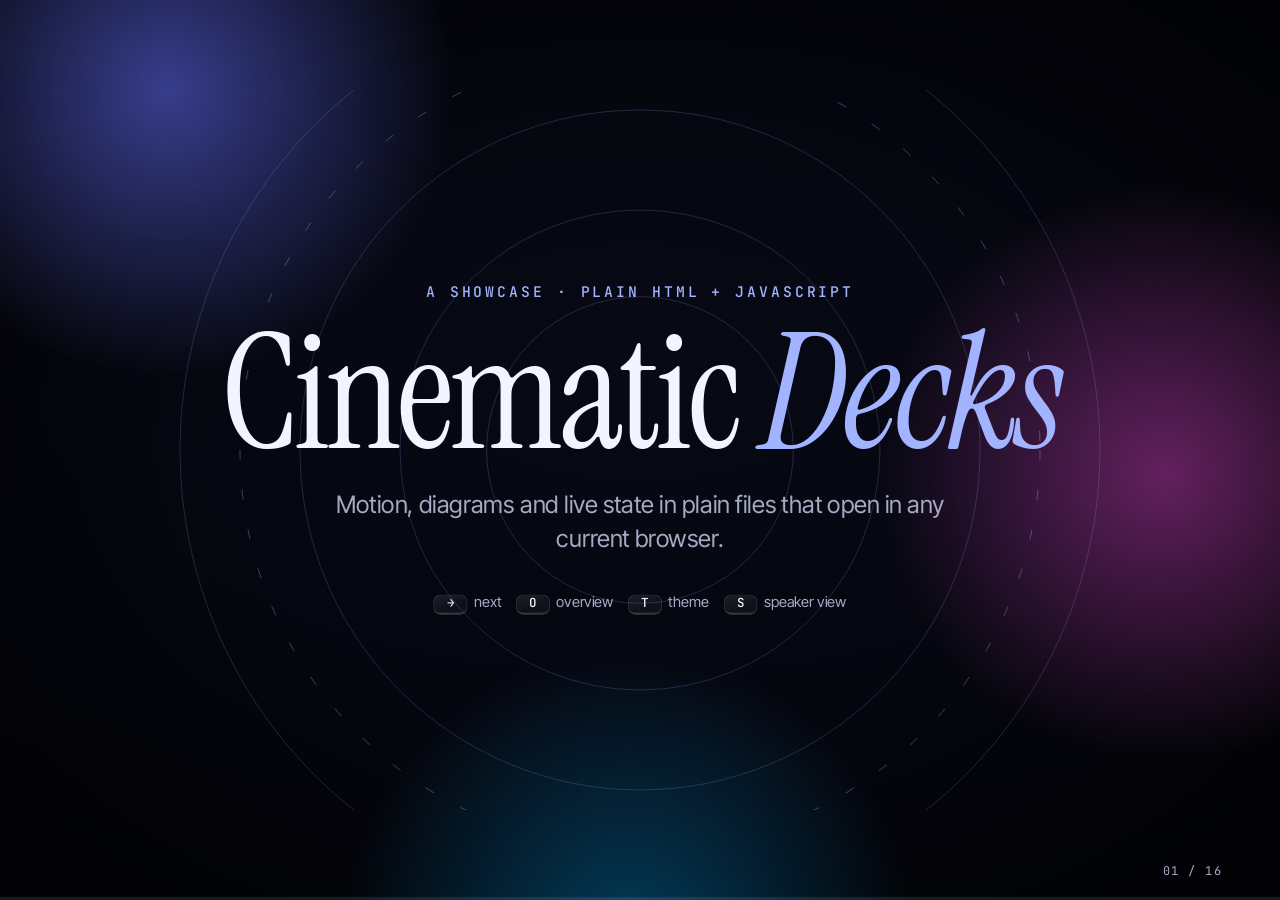
<file: skills/cinematic-deck/references/showcase.html>
<!doctype html>
<html lang="en">
<head>
  <meta charset="utf-8">
  <meta name="viewport" content="width=device-width, initial-scale=1">
  <title>Cinematic Decks</title>
  <meta name="description" content="A showcase of cinematic, interactive, theme-agnostic slide decks in plain HTML and JavaScript.">
  <link rel="stylesheet" href="../scripts/template/deck/deck.css">
  <link rel="stylesheet" href="../scripts/template/deck/diagram.css">
  <link rel="stylesheet" href="../scripts/template/deck/base.css">
  <link rel="stylesheet" href="../scripts/template/themes/nocturne.css" id="theme" data-name="nocturne">
  <style>
    /* Showcase-only components. They read theme tokens only, so every theme restyles them. */

    /* intro rings */
    .rings { position: absolute; left: 50%; top: 50%; width: 1500px; transform: translate(-50%, -50%); color: var(--accent); }
    .rings circle { fill: none; stroke: currentColor; stroke-width: 1; opacity: .28; }
    .rings .dashed { stroke-dasharray: .004 .012; opacity: .5; }
    .spin { transform-origin: center; transform-box: fill-box; animation: spin 60s linear infinite; }
    .spin.fast { animation-duration: 14s; }
    .spin.rev { animation-direction: reverse; }
    @keyframes spin { to { rotate: 360deg; } }
    .keys { margin: 24px 0 0; font-size: 22px; color: var(--muted); }

    /* who's watching */
    .greeting { padding: 64px 72px; display: flex; flex-direction: column; gap: 18px; }
    .greeting small { font: 500 18px/1 var(--font-mono); letter-spacing: .2em; text-transform: uppercase; color: var(--muted); }
    .hello { margin: 0; font: var(--display-weight) 120px/1 var(--font-display); letter-spacing: var(--display-tracking); overflow-wrap: anywhere; }
    .hello span { font-style: var(--em-style); color: var(--accent); }
    .hint { max-width: 760px; }

    /* themes */
    .themes { display: grid; grid-template-columns: repeat(3, 1fr); gap: 40px; margin-top: 24px; width: 1500px; }
    .theme-card {
      appearance: none; cursor: pointer; font: inherit; color: var(--fg); text-align: left;
      display: flex; flex-direction: column; gap: 10px; padding: 22px 22px 30px;
      border: 2px solid var(--line); border-radius: var(--radius-lg); background: var(--surface);
      transition: translate .6s var(--ease-spring), border-color .3s;
    }
    .theme-card:hover { translate: 0 calc(-10px * var(--motion)); }
    .theme-card.on { border-color: var(--accent); }
    .theme-card b { font-size: 34px; margin-top: 12px; }
    .theme-card small { font-size: 22px; color: var(--muted); }
    .preview {
      height: 220px; border-radius: calc(var(--radius-lg) * .6); overflow: hidden; position: relative;
      background: var(--p-bg); color: var(--p-fg); display: grid; place-items: center;
      font-size: 110px; line-height: 1; box-shadow: inset 0 0 0 1px oklch(.5 0 0 / .15);
    }
    .preview::after { content: ''; position: absolute; left: 24px; right: 24px; bottom: 22px; height: 8px; border-radius: 4px; background: var(--p-ac); }
    .preview.nocturne { --p-bg: radial-gradient(circle at 25% 20%, #4b3a9a, #120e24 70%); --p-fg: #f2efff; --p-ac: #b8a6ff; font-family: 'Instrument Serif', Georgia, serif; font-style: italic; }
    .preview.plain { --p-bg: #fafafa; --p-fg: #18181b; --p-ac: #4f46e5; font-family: Inter, system-ui, sans-serif; font-weight: 750; letter-spacing: -.05em; }
    .preview.blueprint { --p-bg: linear-gradient(#ffffff22 1px, transparent 1px) 0 0 / 24px 24px, linear-gradient(90deg, #ffffff22 1px, transparent 1px) 0 0 / 24px 24px, #173068; --p-fg: #e6f4ff; --p-ac: #7fe3ff; font-family: 'IBM Plex Mono', monospace; font-weight: 500; }

    /* cards + morph targets */
    .cards { display: grid; grid-template-columns: repeat(3, 1fr); gap: 48px; margin-top: 24px; }
    .card {
      appearance: none; font: inherit; color: inherit; text-align: left; cursor: pointer;
      display: flex; flex-direction: column; gap: 14px; padding: 44px;
      transition: translate .7s var(--ease-spring), border-color .4s;
    }
    .card:hover { translate: 0 calc(-12px * var(--motion)); border-color: var(--muted); }
    .card.picked { border-color: var(--accent); }
    .card h3 { width: fit-content; margin: 8px 0 0; font: var(--display-weight) 68px/1 var(--font-display); letter-spacing: var(--display-tracking); }
    .card p { margin: 0; font-size: 26px; color: var(--muted); }
    .art { width: 300px; aspect-ratio: 1; align-self: center; color: var(--accent); filter: drop-shadow(0 0 40px color-mix(in oklab, var(--accent) 35%, transparent)); }
    .art svg { display: block; width: 100%; height: 100%; overflow: visible; }
    .art .soft { opacity: .35; }
    .art .core { fill: currentColor; }
    .art .stroke { fill: none; stroke: currentColor; stroke-width: 2.5; stroke-linecap: round; }
    .art .wave-run { animation: wave-run var(--t, 3s) linear infinite; }
    @keyframes wave-run { to { transform: translateX(-100px); } }
    .art .bob { animation: bob 5s ease-in-out infinite alternate; transform-box: fill-box; transform-origin: center; }
    @keyframes bob { to { transform: translateY(-8px) rotate(3deg); } }
    .hero-art { display: grid; place-items: center; }
    .hero-art .art { width: 720px; }
    .detail-title { width: fit-content; margin: 0; font: var(--display-weight) 200px/.9 var(--font-display); letter-spacing: var(--display-tracking); font-style: var(--em-style); color: var(--accent); }

    /* builds */
    .beats { list-style: none; margin: 0; padding: 0; display: flex; flex-direction: column; gap: 26px; counter-reset: beat; }
    .beats li { counter-increment: beat; display: flex; align-items: baseline; gap: 28px; font-size: 44px; line-height: 1.2; color: var(--muted); }
    .beats li::before { content: '0' counter(beat); font: 500 22px/1 var(--font-mono); color: var(--accent); }
    .beat-map { width: 100%; max-width: 760px; justify-self: center; overflow: visible; }
    .beat-map path { fill: none; stroke: var(--accent); stroke-width: 3; stroke-linecap: round; }
    .beat-map .dot { transform-box: fill-box; transform-origin: center; }
    .beat-map .dot circle { fill: var(--surface-solid); stroke: var(--accent); stroke-width: 3; }
    .beat-map .dot .halo { fill: var(--accent); stroke: none; opacity: .14; }
    .beat-map .dot text { fill: var(--fg); font: 600 44px var(--font-display); text-anchor: middle; dominant-baseline: central; }
    .beat-map .dot[data-step]:not(.on) { transform: scale(.3); }

    /* technical slides */
    .slide-head { display: flex; flex-direction: column; gap: 18px; }
    .captions { min-height: 40px; font-size: 28px; }
    .trace-layout { flex: 1; min-height: 0; display: grid; grid-template-columns: 1fr 470px; gap: 56px; }
    .trace-layout .diagram { --node-font: 600 19px/1.15 var(--font-sans); }
    .trace-panel { display: flex; flex-direction: column; gap: 18px; padding: 32px; min-height: 0; }
    .trace-panel .btn { width: 100%; padding: 20px 12px; font-size: 22px; }
    .trace-log { list-style: none; margin: 0; padding: 0; flex: 1; min-height: 0; overflow: hidden; display: flex; flex-direction: column; gap: 4px; font: 400 20px/1.35 var(--font-mono); }
    .trace-log li { display: grid; grid-template-columns: 28px 1fr auto; gap: 10px; animation: a-rise .5s var(--ease-out) backwards; }
    .trace-log .dir { color: var(--accent); }
    .trace-log .ms { color: var(--muted); }
    .trace-log[data-length="0"]::before { content: 'Send a request to watch each hop.'; color: var(--muted); font-family: var(--font-sans); }
    .trace-total { margin: 0; display: flex; justify-content: space-between; align-items: baseline; padding-top: 14px; border-top: 1px solid var(--line); font-size: 24px; color: var(--muted); }
    .trace-total b { font: var(--display-weight) 64px/1 var(--font-display); color: var(--fg); font-variant-numeric: tabular-nums; }
    .pipeline-controls { gap: 48px; padding: 8px 4px 0; font-size: 26px; color: var(--muted); }
    .pipeline-controls label { display: flex; align-items: center; gap: 28px; width: 760px; }
    .pipeline-controls b { font: var(--display-weight) 56px/1 var(--font-display); color: var(--fg); font-variant-numeric: tabular-nums; }
    .sequence { flex: 1; margin-top: 8px; }

    /* numbers */
    .stats { display: grid; grid-template-columns: repeat(4, 1fr); gap: 40px; }
    .stat { display: flex; flex-direction: column; gap: 10px; padding-top: 28px; border-top: 1px solid var(--line); }
    .stat .big { font: var(--display-weight) 180px/.9 var(--font-display); font-variant-numeric: tabular-nums; letter-spacing: -.03em; }
    .stat > span:last-child { font-size: 26px; color: var(--muted); }
    .chart { width: 100%; height: 300px; overflow: visible; }
    .chart .line { fill: none; stroke: var(--accent); stroke-width: 4; stroke-linecap: round; stroke-linejoin: round; }
    .chart .area { fill: url(#chart-fill); }

    /* poll */
    .vote-buttons { display: grid; grid-template-columns: 1fr 1fr; gap: 18px; max-width: 700px; }
    .bars { display: grid; grid-template-columns: repeat(4, 1fr); gap: 32px; height: 640px; }
    .bar { display: grid; grid-template-rows: 1fr auto auto; gap: 14px; text-align: center; }
    .track { position: relative; border-radius: var(--radius-lg); background: color-mix(in oklab, var(--fg) 5%, transparent); border: 1px solid var(--line); overflow: hidden; }
    .fill { position: absolute; inset: auto 0 0 0; height: calc(max(var(--v, 0), 1.5) * 1%); background: linear-gradient(to top, var(--accent), var(--accent-2)); transition: height 1s var(--ease-spring); }
    .bar b { font: var(--display-weight) 64px/1 var(--font-display); font-variant-numeric: tabular-nums; }
    .bar small { font: 500 18px/1 var(--font-mono); letter-spacing: .14em; text-transform: uppercase; color: var(--muted); }

    /* mood swatches */
    .swatches { display: flex; gap: 56px; margin-top: 36px; }
    .swatch { appearance: none; border: 0; background: none; color: var(--fg); cursor: pointer; display: flex; flex-direction: column; align-items: center; gap: 22px; font: 500 26px var(--font-sans); }
    .swatch i {
      width: 200px; aspect-ratio: 1; border-radius: 50%;
      background: radial-gradient(circle at 32% 28%, oklch(.92 .1 var(--sw)), oklch(.62 .2 var(--sw)) 45%, oklch(.3 .1 calc(var(--sw) + 40)));
      box-shadow: 0 30px 80px -24px oklch(.6 .2 var(--sw) / .7);
      outline: 3px solid transparent; outline-offset: 12px;
      transition: scale .7s var(--ease-spring), outline-color .4s;
    }
    .swatch:hover i { scale: 1.06; }
    .swatch.on i { outline-color: oklch(.7 .15 var(--sw)); scale: 1.1; }

    /* depth */
    .scene { position: absolute; inset: -80px; }
    .scene > * { position: absolute; inset: 0; width: 100%; height: 100%; }
    .stars {
      color: var(--fg); opacity: .6;
      background-image:
        radial-gradient(1.5px 1.5px at 12% 18%, currentColor, transparent), radial-gradient(1px 1px at 28% 42%, currentColor, transparent),
        radial-gradient(2px 2px at 44% 12%, currentColor, transparent), radial-gradient(1px 1px at 62% 30%, currentColor, transparent),
        radial-gradient(1.5px 1.5px at 78% 16%, currentColor, transparent), radial-gradient(1px 1px at 88% 38%, currentColor, transparent),
        radial-gradient(1px 1px at 8% 48%, currentColor, transparent), radial-gradient(2px 2px at 70% 52%, currentColor, transparent),
        radial-gradient(1px 1px at 36% 26%, currentColor, transparent), radial-gradient(1.5px 1.5px at 54% 44%, currentColor, transparent);
    }
    .scene > .moon { inset: 18% auto auto 64%; width: 220px; height: 220px; border-radius: 50%; background: radial-gradient(circle at 35% 35%, color-mix(in oklab, var(--fg) 85%, var(--accent)), color-mix(in oklab, var(--accent) 70%, var(--bg))); box-shadow: 0 0 140px 30px color-mix(in oklab, var(--accent) 30%, transparent); }
    .ridge.far { fill: color-mix(in oklab, var(--accent) 38%, var(--bg)); }
    .ridge.mid { fill: color-mix(in oklab, var(--accent) 20%, var(--bg)); }
    .ridge.near { fill: color-mix(in oklab, var(--fg) 10%, var(--bg-2)); }
    .depth .display { margin-top: -220px; }

    /* recap */
    .recap { list-style: none; margin: 8px 0; padding: 0; display: flex; flex-direction: column; gap: 16px; font-size: 40px; line-height: 1.3; }
    .recap li::before { content: '✦'; margin-right: 22px; color: var(--accent); font-size: .7em; vertical-align: .15em; }
  </style>
</head>
<body>
  <div class="backdrop" aria-hidden="true"><i></i><i></i><i></i></div>

  <main class="deck" data-id="cinematic-showcase" data-transition="cinematic">
    <div class="stage">

      <!-- 1 ─ Title -->
      <section class="slide center" id="intro" data-hue="275" data-title="Cinematic Decks">
        <div class="layer-back" aria-hidden="true">
          <svg class="rings" viewBox="0 0 1500 1500" data-depth="-28">
            <circle cx="750" cy="750" r="230" pathLength="1" data-anim="draw"/>
            <circle cx="750" cy="750" r="360" pathLength="1" data-anim="draw" data-delay="150"/>
            <circle cx="750" cy="750" r="510" pathLength="1" data-anim="draw" data-delay="300"/>
            <circle cx="750" cy="750" r="690" pathLength="1" data-anim="draw" data-delay="450"/>
            <g class="spin"><circle class="dashed" cx="750" cy="750" r="600" pathLength="1"/></g>
          </svg>
        </div>
        <p class="kicker" data-anim="fade" data-delay="150">A showcase · plain HTML + JavaScript</p>
        <h1 class="display" data-split data-delay="300">Cinematic <em>Decks</em></h1>
        <p class="lede" data-anim="rise" data-delay="1100">Motion, diagrams and live state in plain files that open in any current browser.</p>
        <p class="keys" data-anim="fade" data-delay="1600"><kbd>→</kbd> next <kbd>O</kbd> overview <kbd>T</kbd> theme <kbd>S</kbd> speaker view</p>
        <aside class="notes">
          <p>Welcome. Everything here is plain HTML plus about 85&nbsp;kB of unminified engine code (JS and CSS). No build step, no framework.</p>
          <ul><li>Press <b>T</b> at any time to switch the theme.</li><li>Letters enter one by one with <code>data-split</code>.</li></ul>
        </aside>
      </section>

      <!-- 2 ─ Input + gated advance -->
      <section class="slide split" id="you" data-hue="205" data-transition="push" data-require="name" data-title="Who's watching?">
        <div>
          <p class="kicker" data-anim="fade">Inputs · state</p>
          <h2 class="title" data-split="words" data-delay="100">First, who's watching?</h2>
          <form class="row" data-action="next" data-anim="rise" data-delay="600">
            <label class="field"><span>Your name</span><input data-model="name" autocomplete="off" spellcheck="false" maxlength="22" placeholder="Type it here"></label>
            <button class="btn primary" type="submit">Continue →</button>
          </form>
          <p class="small hint" data-require-hint data-anim="fade" data-delay="900">This slide won't advance until it knows your name. Your answer stays with you for the rest of the deck, even after a reload.</p>
        </div>
        <div class="greeting panel" data-anim="blur" data-delay="350">
          <small>Live preview</small>
          <p class="hello">Hello, <span data-bind="name" data-fallback="stranger"></span>.</p>
        </div>
        <aside class="notes"><p>Ask someone for a name. Pressing → without one shakes the hint: that's <code>data-require="name"</code>.</p></aside>
      </section>

      <!-- 3 ─ Theme is a choice, not a given -->
      <section class="slide center" id="style" data-hue="250" data-transition="fade" data-title="Same deck, any style">
        <p class="kicker" data-anim="fade">Themes are tokens</p>
        <h2 class="title" data-split="words" data-delay="100"><span data-tpl="{name|Friend},"></span> pick a style.</h2>
        <p class="lede" data-anim="rise" data-delay="400">The engine owns motion, state and diagrams. A theme is a set of tokens, an optional backdrop and a motion intensity. Every slide in this deck works in all three.</p>
        <div class="themes" data-stagger="120" data-delay="550">
          <button class="theme-card" data-anim="rise" data-action="set:theme=nocturne" data-class="on: theme=nocturne"><span class="preview nocturne">Aa</span><b>Nocturne</b><small>Filmic · drifting light · full motion</small></button>
          <button class="theme-card" data-anim="rise" data-action="set:theme=plain" data-class="on: theme=plain"><span class="preview plain">Aa</span><b>Plain</b><small>Light · quiet · low motion</small></button>
          <button class="theme-card" data-anim="rise" data-action="set:theme=blueprint" data-class="on: theme=blueprint"><span class="preview blueprint">Aa</span><b>Blueprint</b><small>Technical · gridded · precise</small></button>
        </div>
        <aside class="notes"><p>Switching swaps one stylesheet link inside a view transition. Themes set <code>--motion</code>: Plain uses 0.3, so the same transitions become subtle.</p></aside>
      </section>

      <!-- 4 ─ Shared elements: source -->
      <section class="slide" id="shared" data-hue="165" data-title="Shared elements">
        <p class="kicker" data-anim="fade">View Transitions · shared elements</p>
        <h2 class="title" data-split="words" data-delay="100">Pick a card. Watch it travel.</h2>
        <div class="cards" data-stagger="130" data-delay="450">
          <button class="card panel" data-anim="rise" data-action="set:pick=orbit; goto:detail" data-class="picked: pick=orbit">
            <div class="art" data-morph="art-orbit"><svg viewBox="0 0 200 200"><circle class="core" cx="100" cy="100" r="28"/><circle class="stroke soft" cx="100" cy="100" r="62"/><circle class="stroke soft" cx="100" cy="100" r="90" stroke-dasharray="3 9"/><g class="spin fast"><circle cx="100" cy="100" r="62" fill="none"/><circle class="core" cx="162" cy="100" r="9"/></g><g class="spin rev"><circle cx="100" cy="100" r="90" fill="none"/><circle class="core" cx="10" cy="100" r="6"/></g></svg></div>
            <h3 data-morph="title-orbit">Orbit</h3>
            <p>Cycles, loops and rhythm.</p>
          </button>
          <button class="card panel" data-anim="rise" data-action="set:pick=prism; goto:detail" data-class="picked: pick=prism">
            <div class="art" data-morph="art-prism"><svg viewBox="0 0 200 200"><g class="bob"><polygon class="stroke" points="100,26 176,160 24,160"/><polygon class="stroke soft" points="100,62 145,140 55,140"/></g><path class="stroke soft" d="M0 112 L72 104"/><path class="stroke" d="M128 104 L200 70"/><path class="stroke soft" d="M128 108 L200 108"/><path class="stroke" d="M128 112 L200 146" opacity=".6"/></svg></div>
            <h3 data-morph="title-prism">Prism</h3>
            <p>One idea, split into parts.</p>
          </button>
          <button class="card panel" data-anim="rise" data-action="set:pick=wave; goto:detail" data-class="picked: pick=wave">
            <div class="art" data-morph="art-wave"><svg viewBox="0 0 200 200"><defs><clipPath id="wave-clip-a"><rect width="200" height="200"/></clipPath></defs><g clip-path="url(#wave-clip-a)"><path class="stroke wave-run" style="--t:2.6s" d="M0 100 Q25 50 50 100 T100 100 T150 100 T200 100 T250 100 T300 100"/><path class="stroke soft wave-run" style="--t:4s" d="M0 100 Q25 70 50 100 T100 100 T150 100 T200 100 T250 100 T300 100" transform="translate(0 30)"/><path class="stroke soft wave-run" style="--t:5.5s" d="M0 100 Q25 80 50 100 T100 100 T150 100 T200 100 T250 100 T300 100" transform="translate(0 -30)"/></g></svg></div>
            <h3 data-morph="title-wave">Wave</h3>
            <p>Change that flows over time.</p>
          </button>
        </div>
        <aside class="notes"><p>Click a card. The art and title share a <code>data-morph</code> name with elements on the next slide, so the browser animates one into the other.</p></aside>
      </section>

      <!-- 5 ─ Shared elements: destination -->
      <section class="slide split" id="detail" data-hue="@pickHue" data-transition="morph" data-title="Detail">
        <div class="hero-art">
          <div class="art" data-show="pick=orbit" data-morph="art-orbit"><svg viewBox="0 0 200 200"><circle class="core" cx="100" cy="100" r="28"/><circle class="stroke soft" cx="100" cy="100" r="62"/><circle class="stroke soft" cx="100" cy="100" r="90" stroke-dasharray="3 9"/><g class="spin fast"><circle cx="100" cy="100" r="62" fill="none"/><circle class="core" cx="162" cy="100" r="9"/></g><g class="spin rev"><circle cx="100" cy="100" r="90" fill="none"/><circle class="core" cx="10" cy="100" r="6"/></g></svg></div>
          <div class="art" data-show="pick=prism" data-morph="art-prism"><svg viewBox="0 0 200 200"><g class="bob"><polygon class="stroke" points="100,26 176,160 24,160"/><polygon class="stroke soft" points="100,62 145,140 55,140"/></g><path class="stroke soft" d="M0 112 L72 104"/><path class="stroke" d="M128 104 L200 70"/><path class="stroke soft" d="M128 108 L200 108"/><path class="stroke" d="M128 112 L200 146" opacity=".6"/></svg></div>
          <div class="art" data-show="pick=wave" data-morph="art-wave"><svg viewBox="0 0 200 200"><defs><clipPath id="wave-clip-b"><rect width="200" height="200"/></clipPath></defs><g clip-path="url(#wave-clip-b)"><path class="stroke wave-run" style="--t:2.6s" d="M0 100 Q25 50 50 100 T100 100 T150 100 T200 100 T250 100 T300 100"/><path class="stroke soft wave-run" style="--t:4s" d="M0 100 Q25 70 50 100 T100 100 T150 100 T200 100 T250 100 T300 100" transform="translate(0 30)"/><path class="stroke soft wave-run" style="--t:5.5s" d="M0 100 Q25 80 50 100 T100 100 T150 100 T200 100 T250 100 T300 100" transform="translate(0 -30)"/></g></svg></div>
        </div>
        <div>
          <p class="kicker" data-anim="fade" data-delay="500">Shared element · morph</p>
          <h2 class="detail-title" data-show="pick=orbit" data-morph="title-orbit">Orbit</h2>
          <h2 class="detail-title" data-show="pick=prism" data-morph="title-prism">Prism</h2>
          <h2 class="detail-title" data-show="pick=wave" data-morph="title-wave">Wave</h2>
          <p class="lede" data-anim="rise" data-delay="550">The card you clicked and this hero are different elements. They share a <code>view-transition-name</code>, so the browser animates one into the other.</p>
          <div class="row" data-anim="rise" data-delay="700"><button class="btn" data-action="prev">← Back to the cards</button></div>
        </div>
        <aside class="notes"><p>Go back with the button or ←. The morph runs in reverse.</p></aside>
      </section>

      <!-- 6 ─ Builds -->
      <section class="slide split" id="builds" data-hue="45" data-title="Builds">
        <div>
          <p class="kicker" data-anim="fade">Builds · data-step</p>
          <h2 class="title" data-split="words" data-delay="100">Reveal ideas one beat at a time.</h2>
          <ol class="beats steps-dim">
            <li data-step="1"><span><b>Set up</b> the context</span></li>
            <li data-step="2"><span><b>Introduce</b> the tension</span></li>
            <li data-step="3"><span><b>Resolve</b> it visually</span></li>
            <li data-step="4"><span><b>Land</b> the takeaway</span></li>
          </ol>
        </div>
        <svg class="beat-map" viewBox="0 0 800 800" aria-label="Four connected steps">
          <path pathLength="1" data-step="2" data-draw d="M170 170 C 360 120, 470 160, 600 230"/>
          <path pathLength="1" data-step="3" data-draw d="M600 230 C 640 420, 400 420, 240 560"/>
          <path pathLength="1" data-step="4" data-draw d="M240 560 C 380 700, 520 690, 640 620"/>
          <g class="dot" data-step="1"><circle class="halo" cx="170" cy="170" r="92"/><circle cx="170" cy="170" r="58"/><text x="170" y="170">1</text></g>
          <g class="dot" data-step="2"><circle class="halo" cx="600" cy="230" r="92"/><circle cx="600" cy="230" r="58"/><text x="600" y="230">2</text></g>
          <g class="dot" data-step="3"><circle class="halo" cx="240" cy="560" r="92"/><circle cx="240" cy="560" r="58"/><text x="240" y="560">3</text></g>
          <g class="dot" data-step="4"><circle class="halo" cx="640" cy="620" r="92"/><circle cx="640" cy="620" r="58"/><text x="640" y="620">4</text></g>
        </svg>
        <aside class="notes"><p>Four presses. The list dims earlier beats with <code>.steps-dim</code>; connectors draw with <code>data-draw</code>.</p></aside>
      </section>

      <!-- 7 ─ Architecture build-up -->
      <section class="slide full" id="arch" data-hue="220" data-title="Architecture, built up">
        <header class="slide-head">
          <p class="kicker" data-anim="fade">Diagrams · build-up</p>
          <h2 class="heading" data-split="words" data-delay="100">A web platform, one layer at a time.</h2>
        </header>
        <div class="diagram" data-diagram="arch" style="--cols: 6; --rows: 4">
          <div class="group" data-label="Region · eu-west" data-step="2" style="grid-area: 1 / 3 / 5 / 7"></div>
          <div class="group solid" data-label="Data subnet" data-step="3" style="grid-area: 1 / 5 / 4 / 6"></div>
          <div class="node" data-node="users" data-icon="users" data-step="1" style="grid-area: 2 / 1">Users<small>web · mobile</small></div>
          <div class="node" data-node="cdn" data-icon="globe" data-step="1" style="grid-area: 2 / 2">CDN<small>edge cache</small></div>
          <div class="node" data-node="lb" data-icon="lb" data-step="2" style="grid-area: 2 / 3">Load balancer<small>L7 · TLS</small></div>
          <div class="node stack" data-node="api" data-icon="container" data-step="2" style="grid-area: 2 / 4">API<small>3 × containers</small></div>
          <div class="node" data-node="cache" data-icon="cache" data-step="3" style="grid-area: 1 / 5">Cache<small>in-memory</small></div>
          <div class="node" data-node="db" data-icon="database" data-step="3" style="grid-area: 3 / 5">Database<small>primary + replica</small></div>
          <div class="node" data-node="queue" data-icon="queue" data-step="4" style="grid-area: 4 / 4">Queue</div>
          <div class="node" data-node="worker" data-icon="function" data-step="4" style="grid-area: 4 / 5">Worker</div>
          <div class="node" data-node="bucket" data-icon="storage" data-step="4" style="grid-area: 4 / 6">Object store</div>
          <div class="node" data-node="obs" data-icon="monitor" data-step="5" style="grid-area: 2 / 6">Observability</div>
          <deck-edge from="users" to="cdn" label="HTTPS" flow="dash"></deck-edge>
          <deck-edge from="cdn" to="lb" flow="dash"></deck-edge>
          <deck-edge from="lb" to="api" flow="dash"></deck-edge>
          <deck-edge from="api" to="cache" route="elbow" flow="dash"></deck-edge>
          <deck-edge from="api" to="db" route="elbow" flow="dash"></deck-edge>
          <deck-edge from="api" to="queue" class="async" label="events"></deck-edge>
          <deck-edge from="queue" to="worker" flow="dash"></deck-edge>
          <deck-edge from="worker" to="bucket" flow="dash"></deck-edge>
          <deck-edge from="api" to="obs" class="async" label="OTLP"></deck-edge>
        </div>
        <div class="captions swap">
          <p data-step="0" data-step-until="0" class="muted">Press → to build the platform.</p>
          <p data-step="1" data-step-until="1"><b>Edge.</b> Users reach a CDN that serves cached assets close to them.</p>
          <p data-step="2" data-step-until="2"><b>Compute.</b> A load balancer terminates TLS and spreads traffic over stateless API containers.</p>
          <p data-step="3" data-step-until="3"><b>Data.</b> Reads hit the cache first; the database lives in a private subnet.</p>
          <p data-step="4" data-step-until="4"><b>Async.</b> Slow work leaves the request path through a queue.</p>
          <p data-step="5" data-step-until="5"><b>Operate.</b> Everything reports telemetry. Edges inherit the step of their nodes.</p>
        </div>
        <aside class="notes"><p>Five presses. Nodes use <code>data-step</code>; edges inherit the later step of their two nodes, so the lines draw in as their endpoints arrive.</p></aside>
      </section>

      <!-- 8 ─ Request trace -->
      <section class="slide full" id="trace" data-hue="220" data-title="Follow a request">
        <header class="slide-head">
          <p class="kicker" data-anim="fade">Traces · state · failure</p>
          <h2 class="heading" data-split="words" data-delay="100">Follow a request through the stack.</h2>
        </header>
        <div class="trace-layout">
          <div class="diagram" data-diagram="req" style="--cols: 5; --rows: 3" data-anim="fade" data-delay="300">
            <div class="group" data-label="Region · eu-west" style="grid-area: 1 / 3 / 4 / 6"></div>
            <div class="node" data-node="users" data-icon="browser" style="grid-area: 2 / 1">Client<small>WAN 20 ms</small></div>
            <div class="node" data-node="cdn" data-icon="globe" data-latency="4" style="grid-area: 2 / 2">CDN<small>4 ms</small></div>
            <div class="node" data-node="lb" data-icon="lb" data-latency="2" style="grid-area: 2 / 3">Load balancer<small>2 ms</small></div>
            <div class="node stack" data-node="api" data-icon="container" data-latency="18" style="grid-area: 2 / 4">API<small>18 ms</small></div>
            <div class="node" data-node="cache" data-icon="cache" data-latency="1" style="grid-area: 1 / 5" data-class="down: cacheDown">Cache<small>1 ms</small></div>
            <div class="node" data-node="db" data-icon="database" data-latency="9" style="grid-area: 3 / 5">Database<small>9 ms</small></div>
            <deck-edge from="users" to="cdn" latency="20" arrow="both"></deck-edge>
            <deck-edge from="cdn" to="lb" arrow="both"></deck-edge>
            <deck-edge from="lb" to="api" arrow="both"></deck-edge>
            <deck-edge from="api" to="cache" route="elbow" arrow="both" data-class="down: cacheDown"></deck-edge>
            <deck-edge from="api" to="db" route="elbow" arrow="both"></deck-edge>
          </div>
          <div class="trace-panel panel" data-anim="right" data-delay="400">
            <div class="cols-2" style="gap: 14px">
              <button class="btn" data-action="request:hit" data-log="req">Cache hit</button>
              <button class="btn" data-action="request:miss" data-log="req" data-trace-kind="alt">Cache miss</button>
            </div>
            <label class="small"><input type="checkbox" class="toggle" data-model="cacheDown"> Cache outage</label>
            <ol class="trace-log" data-list="req.hops"><template><li><span class="dir" data-tpl="{dir}"></span><span data-tpl="{node}"></span><span class="ms" data-tpl="{note}"></span></li></template></ol>
            <p class="trace-total">Round trip <span><b data-bind="req.total" data-tween data-fallback="0"></b> ms</span></p>
          </div>
        </div>
        <aside class="notes"><p>Click <b>Cache hit</b>, then <b>Cache miss</b>. Turn on <b>Cache outage</b>: the cache node and its edge go down and both requests fall through to the database. Latency comes from <code>data-latency</code> on nodes and <code>latency</code> on edges.</p></aside>
      </section>

      <!-- 9 ─ Data pipeline -->
      <section class="slide full" id="pipeline" data-hue="160" data-transition="push" data-title="Data in motion">
        <header class="slide-head">
          <p class="kicker" data-anim="fade">Flows · inputs drive motion</p>
          <h2 class="heading" data-split="words" data-delay="100">Data in motion.</h2>
        </header>
        <div class="diagram" data-diagram="pipeline" style="--cols: 5; --rows: 3" data-style="--flow-rate: rate" data-anim="fade" data-delay="300">
          <div class="node" data-node="app" data-icon="mobile" style="grid-area: 1 / 1">App events</div>
          <div class="node" data-node="svc" data-icon="server" style="grid-area: 2 / 1">Services</div>
          <div class="node" data-node="iot" data-icon="cpu" style="grid-area: 3 / 1">Devices</div>
          <div class="node" data-node="stream" data-icon="stream" style="grid-area: 2 / 2">Event stream<small>partitioned log</small></div>
          <div class="node stack" data-node="proc" data-icon="function" style="grid-area: 2 / 3">Processor<small>windowed joins</small></div>
          <div class="node" data-node="wh" data-icon="database" style="grid-area: 1 / 4">Warehouse</div>
          <div class="node" data-node="lake" data-icon="storage" style="grid-area: 3 / 4">Data lake</div>
          <div class="node" data-node="dash" data-icon="chart" style="grid-area: 2 / 5">Dashboards</div>
          <deck-edge from="app" to="stream" flow="packets" packets="3" speed="150"></deck-edge>
          <deck-edge from="svc" to="stream" flow="packets" packets="4" speed="190"></deck-edge>
          <deck-edge from="iot" to="stream" flow="packets" packets="3" speed="130"></deck-edge>
          <deck-edge from="stream" to="proc" flow="packets" packets="5" speed="210" label="10 partitions"></deck-edge>
          <deck-edge from="proc" to="wh" flow="packets" packets="3" speed="160"></deck-edge>
          <deck-edge from="proc" to="lake" flow="packets" packets="3" speed="140"></deck-edge>
          <deck-edge from="wh" to="dash" flow="dash" label="SQL"></deck-edge>
        </div>
        <div class="row pipeline-controls" data-anim="rise" data-delay="500">
          <label>Throughput <input type="range" class="range" min="0.25" max="4" step="0.25" data-model="rate"></label>
          <p>≈ <b data-bind="eventsPerSec" data-tween></b> events / s</p>
        </div>
        <aside class="notes"><p>Drag the slider. It writes <code>rate</code> into state; the diagram binds <code>--flow-rate</code> to it with <code>data-style</code>, and every packet speeds up.</p></aside>
      </section>

      <!-- 10 ─ Sequence diagram -->
      <section class="slide full" id="oauth" data-hue="290" data-title="Sign-in sequence">
        <header class="slide-head">
          <p class="kicker" data-anim="fade">Sequence diagrams</p>
          <h2 class="heading" data-split="words" data-delay="100">Sign-in with OAuth 2.0 and PKCE.</h2>
        </header>
        <div class="sequence" data-sequence data-anim="fade" data-delay="300">
          <div class="actor" data-actor="browser" data-icon="browser">Browser</div>
          <div class="actor" data-actor="app" data-icon="server">Web app</div>
          <div class="actor" data-actor="idp" data-icon="key">Identity provider</div>
          <div class="actor" data-actor="api" data-icon="gateway">API</div>
          <div class="msg" data-from="browser" data-to="app" data-step="1">GET /login</div>
          <div class="msg reply" data-from="app" data-to="browser" data-step="2">302 → /authorize + code_challenge</div>
          <div class="msg" data-from="browser" data-to="idp" data-step="3">GET /authorize · user signs in</div>
          <div class="msg reply" data-from="idp" data-to="browser" data-step="4">302 → /callback?code=…</div>
          <div class="msg" data-from="browser" data-to="app" data-step="5">GET /callback?code=…</div>
          <div class="msg" data-from="app" data-to="idp" data-step="6">POST /token + code_verifier</div>
          <div class="msg reply" data-from="idp" data-to="app" data-step="7">access_token · id_token</div>
          <div class="msg" data-from="app" data-to="api" data-step="8">GET /me · Bearer token</div>
          <div class="msg reply" data-from="api" data-to="app" data-step="9">200 profile</div>
        </div>
        <aside class="notes"><p>Nine presses, one message each. Replies are dashed. Actors and messages are plain HTML; the engine places them on the grid.</p></aside>
      </section>

      <!-- 11 ─ Numbers -->
      <section class="slide" id="numbers" data-hue="150" data-transition="push" data-title="Numbers">
        <p class="kicker" data-anim="fade">Counters · drawn charts</p>
        <h2 class="title" data-split="words" data-delay="100">Numbers that count themselves.</h2>
        <div class="stats" data-stagger="140" data-delay="400">
          <div class="stat" data-anim="rise"><span class="big">0</span><span>dependencies</span></div>
          <div class="stat" data-anim="rise"><span class="big"><span data-count="16" id="slide-count">16</span></span><span>slides in this deck</span></div>
          <div class="stat" data-anim="rise"><span class="big"><span data-count="6">6</span></span><span>slide transitions</span></div>
          <div class="stat" data-anim="rise"><span class="big"><span data-count="3" data-duration="1400">3</span></span><span>themes, one deck</span></div>
        </div>
        <svg class="chart" viewBox="0 0 1600 300" preserveAspectRatio="none" aria-hidden="true">
          <defs><linearGradient id="chart-fill" x1="0" x2="0" y1="0" y2="1"><stop offset="0" stop-color="var(--accent)" stop-opacity=".35"/><stop offset="1" stop-color="var(--accent)" stop-opacity="0"/></linearGradient></defs>
          <path class="area" data-anim="fade" data-delay="1400" d="M0 260 C 160 250, 240 210, 400 200 S 640 120, 800 140 S 1060 60, 1200 70 S 1460 20, 1600 16 L1600 300 L0 300 Z"/>
          <path class="line" pathLength="1" data-anim="draw" data-delay="700" d="M0 260 C 160 250, 240 210, 400 200 S 640 120, 800 140 S 1060 60, 1200 70 S 1460 20, 1600 16"/>
        </svg>
        <aside class="notes"><p>Counters use <code>data-count</code> and restart each time you enter.</p></aside>
      </section>

      <!-- 12 ─ Poll -->
      <section class="slide split" id="poll" data-hue="18" data-title="Live poll">
        <div>
          <p class="kicker" data-anim="fade">Buttons · actions · state</p>
          <h2 class="title" data-split="words" data-delay="100">Which transition felt best?</h2>
          <p class="lede" data-anim="rise" data-delay="400">Vote as often as you like. The bars, the total and the leader all read from one state object.</p>
          <div class="vote-buttons" data-anim="rise" data-delay="550">
            <button class="btn" data-action="inc:votes.cinematic">Cinematic</button>
            <button class="btn" data-action="inc:votes.push">Push</button>
            <button class="btn" data-action="inc:votes.zoom">Zoom</button>
            <button class="btn" data-action="inc:votes.morph">Morph</button>
          </div>
          <p class="small" data-anim="fade" data-delay="700"><b data-bind="totalVotes" data-tween></b> votes · leading: <b data-bind="leader" data-fallback="nobody yet"></b> · <button class="link" data-action="clearVotes">reset</button></p>
        </div>
        <div class="bars" data-stagger="90" data-delay="300">
          <div class="bar" data-anim="rise" data-style="--v: pct.cinematic"><div class="track"><span class="fill"></span></div><b data-bind="votes.cinematic" data-tween></b><small>Cinematic</small></div>
          <div class="bar" data-anim="rise" data-style="--v: pct.push"><div class="track"><span class="fill"></span></div><b data-bind="votes.push" data-tween></b><small>Push</small></div>
          <div class="bar" data-anim="rise" data-style="--v: pct.zoom"><div class="track"><span class="fill"></span></div><b data-bind="votes.zoom" data-tween></b><small>Zoom</small></div>
          <div class="bar" data-anim="rise" data-style="--v: pct.morph"><div class="track"><span class="fill"></span></div><b data-bind="votes.morph" data-tween></b><small>Morph</small></div>
        </div>
        <aside class="notes"><p>Votes persist and sync to the speaker view. <code>clearVotes</code> is a custom action at the bottom of the file.</p></aside>
      </section>

      <!-- 13 ─ Accent (state drives tokens) -->
      <section class="slide center" id="mood" data-hue="@moodHue" data-transition="fade" data-title="Pick an accent">
        <p class="kicker" data-anim="fade">State → CSS custom properties</p>
        <h2 class="title" data-split="words" data-delay="100">Pick an accent.</h2>
        <p class="lede" data-anim="rise" data-delay="400">Your choice re-tints every slide from here on, in whichever theme you chose.</p>
        <div class="swatches" data-stagger="110" data-delay="550">
          <button class="swatch" style="--sw:275" data-anim="pop" data-action="set:mood=aurora" data-class="on: mood=aurora"><i></i>Aurora</button>
          <button class="swatch" style="--sw:30" data-anim="pop" data-action="set:mood=ember" data-class="on: mood=ember"><i></i>Ember</button>
          <button class="swatch" style="--sw:195" data-anim="pop" data-action="set:mood=lagoon" data-class="on: mood=lagoon"><i></i>Lagoon</button>
          <button class="swatch" style="--sw:135" data-anim="pop" data-action="set:mood=moss" data-class="on: mood=moss"><i></i>Moss</button>
        </div>
        <aside class="notes"><p>The slide's hue is <code>data-hue="@moodHue"</code>. Each theme decides what <code>--hue</code> means: Nocturne tints everything, Blueprint only the accent.</p></aside>
      </section>

      <!-- 14 ─ Markup walkthrough -->
      <section class="slide split" id="markup" data-hue="@moodHue" data-title="It's just HTML">
        <div>
          <p class="kicker" data-anim="fade">Authoring</p>
          <h2 class="title" data-split="words" data-delay="100">It's just HTML.</h2>
          <div class="swap lede">
            <p data-step="0" data-step-until="0">Press → to walk through the markup, one attribute at a time.</p>
            <p data-step="1" data-step-until="1">A slide is a <code>&lt;section&gt;</code>. Its attributes choose the hue and how it enters.</p>
            <p data-step="2" data-step-until="2"><code>data-split</code> breaks a heading into letters or words that enter in sequence.</p>
            <p data-step="3" data-step-until="3"><code>data-model</code> writes an input into state. <code>data-tpl</code> reads it back anywhere.</p>
            <p data-step="4" data-step-until="4"><code>&lt;deck-edge&gt;</code> connects two diagram nodes; <code>flow</code> animates traffic on it.</p>
            <p data-step="5" data-step-until="5"><code>data-step</code> turns any element into a build, like this text.</p>
          </div>
        </div>
        <div class="code" data-focus-scope data-anim="right" data-delay="300">
          <span class="ln" data-focus="1"><span class="tg">&lt;section</span> <span class="at">class</span>=<span class="st">"slide"</span> <span class="at">data-hue</span>=<span class="st">"200"</span></span>
          <span class="ln" data-focus="1">         <span class="at">data-transition</span>=<span class="st">"zoom"</span><span class="tg">&gt;</span></span>
          <span class="ln" data-focus="2">  <span class="tg">&lt;h2</span> <span class="at">data-split</span><span class="tg">&gt;</span>Hello, world<span class="tg">&lt;/h2&gt;</span></span>
          <span class="ln" data-focus="3">  <span class="tg">&lt;input</span> <span class="at">data-model</span>=<span class="st">"name"</span><span class="tg">&gt;</span></span>
          <span class="ln" data-focus="3">  <span class="tg">&lt;p</span> <span class="at">data-tpl</span>=<span class="st">"Hi, {name|friend}"</span><span class="tg">&gt;&lt;/p&gt;</span></span>
          <span class="ln" data-focus="4">  <span class="tg">&lt;deck-edge</span> <span class="at">from</span>=<span class="st">"lb"</span> <span class="at">to</span>=<span class="st">"api"</span></span>
          <span class="ln" data-focus="4">             <span class="at">flow</span>=<span class="st">"dash"</span><span class="tg">&gt;&lt;/deck-edge&gt;</span></span>
          <span class="ln" data-focus="5">  <span class="tg">&lt;p</span> <span class="at">data-step</span>=<span class="st">"1"</span><span class="tg">&gt;</span>Next press<span class="tg">&lt;/p&gt;</span></span>
          <span class="ln" data-focus="1"><span class="tg">&lt;/section&gt;</span></span>
        </div>
        <aside class="notes"><p>Five presses. Lines highlight with <code>data-focus</code>; the annotation swaps with <code>data-step</code> plus <code>data-step-until</code>.</p></aside>
      </section>

      <!-- 15 ─ Depth -->
      <section class="slide center depth" id="depth" data-hue="@moodHue" data-transition="zoom" data-title="Depth">
        <div class="layer-back scene" aria-hidden="true">
          <div class="stars" data-depth="6"></div>
          <div class="moon" data-depth="12" data-anim="blur" data-delay="200"></div>
          <svg data-depth="18" viewBox="0 0 1920 1080" preserveAspectRatio="xMidYMax slice"><path class="ridge far" d="M0 760 L180 640 L340 700 L520 560 L700 670 L880 580 L1060 690 L1240 540 L1420 650 L1600 570 L1780 660 L1920 610 V1080 H0 Z"/></svg>
          <svg data-depth="38" viewBox="0 0 1920 1080" preserveAspectRatio="xMidYMax slice"><path class="ridge mid" d="M0 860 L220 720 L420 830 L640 700 L860 810 L1100 680 L1320 810 L1540 720 L1760 830 L1920 760 V1080 H0 Z"/></svg>
          <svg data-depth="70" viewBox="0 0 1920 1080" preserveAspectRatio="xMidYMax slice"><path class="ridge near" d="M0 960 L300 840 L560 950 L860 860 L1180 970 L1460 870 L1700 960 L1920 900 V1080 H0 Z"/></svg>
        </div>
        <h2 class="display" data-split data-depth="-14">Depth</h2>
        <p class="lede" data-anim="rise" data-delay="700">Move your pointer. Each layer drifts at its own speed, driven by two CSS custom properties. Themes with low motion drift less.</p>
        <aside class="notes"><p>Parallax: <code>data-depth</code> sets how far each layer travels, scaled by the theme's <code>--motion</code>.</p></aside>
      </section>

      <!-- 16 ─ Recap reads all state -->
      <section class="slide center" id="recap" data-hue="@moodHue" data-transition="wipe" data-title="Recap">
        <p class="kicker" data-anim="fade">Everything you did, remembered</p>
        <h2 class="display" data-anim="blur" data-delay="150" data-tpl="Thanks, {name|friend}."></h2>
        <ul class="recap" data-stagger="150" data-delay="600">
          <li data-anim="rise"><span data-tpl="You chose the {themeLabel} theme and the {moodLabel} accent."></span></li>
          <li data-anim="rise"><span data-tpl="You opened the {pickLabel} card."></span></li>
          <li data-anim="rise" data-show="req.total"><span data-tpl="Your last traced request took {req.total} ms."></span></li>
          <li data-anim="rise"><span data-tpl="You cast {totalVotes} votes, and {leader|nothing} is leading."></span></li>
        </ul>
        <p class="small" data-anim="fade" data-delay="1200">Reload the page and it all comes back. Open the speaker view with <kbd>S</kbd>; both windows stay in sync.</p>
        <div class="row" data-anim="rise" data-delay="1350">
          <button class="btn primary" data-action="reset; goto:intro">Start over</button>
          <button class="btn" data-action="overview">See all slides</button>
        </div>
        <aside class="notes"><p>Every line is a <code>data-tpl</code> over state and computed values. "Start over" runs <code>reset; goto:intro</code>.</p></aside>
      </section>

    </div>
  </main>

  <script type="application/json" id="deck-state">
    {
      "name": "", "theme": "nocturne", "pick": "orbit", "mood": "aurora",
      "votes": { "cinematic": 0, "push": 0, "zoom": 0, "morph": 0 },
      "rate": 1, "cacheDown": false, "req": { "hops": [], "total": 0, "running": false }
    }
  </script>
  <script src="../scripts/template/deck/deck.js"></script>
  <script src="../scripts/template/deck/diagram.js"></script>
  <script>
    const picks = { orbit: ['Orbit', 165], prism: ['Prism', 300], wave: ['Wave', 215] };
    const moods = { aurora: ['Aurora', 275], ember: ['Ember', 30], lagoon: ['Lagoon', 195], moss: ['Moss', 135] };
    const themes = { nocturne: 'Nocturne', plain: 'Plain', blueprint: 'Blueprint' };
    const capitalize = s => s[0].toUpperCase() + s.slice(1);

    deck
      .computed('pickLabel', s => picks[s.pick]?.[0] ?? 'Orbit')
      .computed('pickHue', s => picks[s.pick]?.[1] ?? 165)
      .computed('moodLabel', s => moods[s.mood]?.[0] ?? 'Aurora')
      .computed('moodHue', s => moods[s.mood]?.[1] ?? 275)
      .computed('themeLabel', s => themes[s.theme] ?? 'Nocturne')
      .computed('eventsPerSec', s => Math.round((s.rate ?? 1) * 12500))
      .computed('totalVotes', s => Object.values(s.votes).reduce((a, b) => a + b, 0))
      .computed('pct', s => {
        const total = deck.get('totalVotes');
        return Object.fromEntries(Object.entries(s.votes).map(([k, v]) => [k, total ? Math.round(v / total * 100) : 0]));
      })
      .computed('leader', s => {
        const [name, count] = Object.entries(s.votes).sort((a, b) => b[1] - a[1])[0];
        return count ? capitalize(name) : '';
      })
      .action('clearVotes', (_, { state }) => { for (const k in state.votes) state.votes[k] = 0; })
      // A cache outage reroutes both request types straight to the database.
      .action('request', (kind, ctx) => {
        const viaCache = !ctx.state.cacheDown;
        const middle = !viaCache ? ['db'] : kind === 'hit' ? ['cache'] : ['cache', 'api', 'db'];
        const hops = ['users', 'cdn', 'lb', 'api', ...middle, 'api', 'lb', 'cdn', 'users'];
        deck.run(`trace:req:${hops.join('>')}`, ctx);
      });

    document.getElementById('slide-count').dataset.count = deck.slides.length;

    // Theme switching: load the new sheet off-screen (media=print), then swap inside a view transition.
    function applyTheme(name, animate = true) {
      const current = document.getElementById('theme');
      if (!themes[name] || current.dataset.name === name || document.getElementById('theme-next')) return;
      const next = Object.assign(document.createElement('link'), { rel: 'stylesheet', href: `../scripts/template/themes/${name}.css`, media: 'print', id: 'theme-next' });
      next.dataset.name = name;
      next.onload = () => {
        const swap = () => { next.media = 'all'; current.remove(); next.id = 'theme'; };
        const root = document.documentElement;
        if (!animate || !document.startViewTransition || deck.reduced.matches) return swap();
        root.dataset.vt = 'page';
        document.startViewTransition(swap).finished.finally(() => delete root.dataset.vt);
      };
      document.head.append(next);
    }
    applyTheme(deck.state.theme, false);
    deck.on('change', s => applyTheme(s.theme));
    addEventListener('keydown', e => {
      if (e.key !== 't' || e.target.closest('input, textarea, select') || e.metaKey || e.ctrlKey) return;
      const names = Object.keys(themes);
      deck.set({ theme: names[(names.indexOf(deck.state.theme) + 1) % names.length] });
    });
  </script>
</body>
</html>
</file>
<file: prototypes/cinematic-deck/deck/deck.css>
/* Cinematic Deck engine styles — mechanics only: stage, slide transitions, entrances, builds,
 * overview and speaker view. No colours or fonts are decided here; everything visual reads a
 * theme token with a neutral fallback.
 *
 * Theme-facing knobs:
 *   --motion   0 … 1.5   scales every distance, blur and zoom (0 = opacity only, 1 = cinematic)
 *   --hue      number    set per slide by data-hue; themes decide whether and how to use it
 *   --vt-wait  time      delay before entrances start, so they land as the slide resolves */

@property --hue { syntax: '<number>'; inherits: true; initial-value: 265; }

:root {
  --scale: 1;
  --motion: 1;
  --sign: 1;                     /* -1 when navigating backwards; flips directional keyframes */
  --vt-x: 50%;
  --vt-y: 50%;
  --vt-wait: 240ms;
  --ease-out: cubic-bezier(.16, 1, .3, 1);
  --ease-in-out: cubic-bezier(.76, 0, .24, 1);
  --ease-spring: linear(0, .009, .035 2.1%, .141, .281 6.7%, .723 12.9%, .938 16.7%, 1.017, 1.077,
    1.121, 1.149 24.3%, 1.159, 1.163, 1.161, 1.154 29.9%, 1.129 32.8%, 1.051 39.6%, 1.017 43.1%,
    .991, .977 51%, .974 53.8%, .975 57.1%, .997 69.8%, 1.003 76.9%, 1.004 83.8%, 1);
  transition: --hue 1.6s var(--ease-in-out);
}
html[data-dir="back"] { --sign: -1; }
html, body { margin: 0; height: 100%; overflow: hidden; }
[hidden] { display: none !important; }

/* ── stage ─────────────────────────────────────────────────────────── */

.deck { position: fixed; inset: 0; z-index: 1; touch-action: pan-y; }
.stage {
  position: absolute; left: 50%; top: 50%;
  width: 1920px; height: 1080px;
  transform: translate(-50%, -50%) scale(var(--scale));
  view-transition-name: stage;
}
.slide {
  position: absolute; inset: 0; box-sizing: border-box;
  display: flex; flex-direction: column; justify-content: center;
  overflow: clip;
}
html:not(.overview) .slide:not(.active) { display: none !important; }
.slide .notes { display: none !important; }

/* ── slide transitions (View Transitions API) ──────────────────────
 * Only the stage animates. The root (backdrop, HUD) stays live so a hue sweep shows through. */

::view-transition-old(root), ::view-transition-new(root) { animation: none; }
::view-transition-old(hud) { display: none; }
::view-transition-new(hud) { animation: none; }
::view-transition-group(*) { animation-duration: 1s; animation-timing-function: var(--ease-out); }
::view-transition-old(stage), ::view-transition-new(stage) {
  mix-blend-mode: normal;
  animation-fill-mode: both;
  animation-duration: .9s;
  animation-timing-function: var(--ease-out);
}

/* cinematic: the old slide recedes into blur, the new one settles out of it */
html[data-vt="cinematic"]::view-transition-old(stage) { animation-name: vt-cine-out; animation-duration: .7s; animation-timing-function: var(--ease-in-out); }
html[data-vt="cinematic"]::view-transition-new(stage) { animation-name: vt-cine-in; animation-duration: 1.15s; }
@keyframes vt-cine-out { to { opacity: 0; transform: scale(calc(1 - .07 * var(--sign) * var(--motion))); filter: blur(calc(16px * var(--motion))); } }
@keyframes vt-cine-in { from { opacity: 0; transform: scale(calc(1 + .07 * var(--sign) * var(--motion))); filter: blur(calc(20px * var(--motion))); } }

/* push: lateral camera move */
html[data-vt="push"]::view-transition-old(stage) { animation-name: vt-push-out; animation-duration: .8s; animation-timing-function: var(--ease-in-out); }
html[data-vt="push"]::view-transition-new(stage) { animation-name: vt-push-in; animation-duration: 1s; }
@keyframes vt-push-out { to { opacity: 0; transform: translateX(calc(-28% * var(--sign) * var(--motion))); filter: blur(calc(8px * var(--motion))); } }
@keyframes vt-push-in { from { opacity: 0; transform: translateX(calc(28% * var(--sign) * var(--motion))); filter: blur(calc(8px * var(--motion))); } }

/* zoom: fly through the old slide into the new one */
html[data-vt="zoom"]::view-transition-old(stage) { animation-name: vt-zoom-out; animation-duration: .75s; animation-timing-function: cubic-bezier(.55, 0, 1, .45); }
html[data-vt="zoom"]::view-transition-new(stage) { animation-name: vt-zoom-in; animation-duration: 1.1s; }
@keyframes vt-zoom-out { to { opacity: 0; transform: scale(calc(1 + .7 * var(--sign) * var(--motion))); filter: blur(calc(24px * var(--motion))); } }
@keyframes vt-zoom-in { from { opacity: 0; transform: scale(calc(1 - .35 * var(--sign) * var(--motion))); filter: blur(calc(12px * var(--motion))); } }

/* wipe: the new slide grows out of the clicked point (centre for keyboard) */
html[data-vt="wipe"]::view-transition-old(stage) { animation-name: vt-fade-out; animation-duration: .6s; }
html[data-vt="wipe"]::view-transition-new(stage) { animation-name: vt-wipe-in; animation-duration: 1.2s; animation-timing-function: var(--ease-in-out); }
@keyframes vt-wipe-in {
  from { clip-path: circle(0% at var(--vt-x) var(--vt-y)); }
  to { clip-path: circle(130% at var(--vt-x) var(--vt-y)); }
}

/* fade and morph: the stage crossfades; [data-morph] pairs carry the motion */
html:is([data-vt="fade"], [data-vt="morph"])::view-transition-old(stage) { animation-name: vt-fade-out; animation-duration: .45s; }
html:is([data-vt="fade"], [data-vt="morph"])::view-transition-new(stage) { animation-name: vt-fade-in; animation-duration: .7s; animation-delay: .1s; }
@keyframes vt-fade-out { to { opacity: 0; } }
@keyframes vt-fade-in { from { opacity: 0; } }

/* page: the whole page crossfades (theme switches, overview) */
html[data-vt="page"]::view-transition-old(root), html[data-vt="page"]::view-transition-old(stage) { animation: vt-fade-out .5s ease both; }
html[data-vt="page"]::view-transition-new(root), html[data-vt="page"]::view-transition-new(stage) { animation: vt-fade-in .7s ease both; }

::view-transition-group(*.morph) { animation-duration: 1.05s; animation-timing-function: cubic-bezier(.2, .9, .1, 1); }

/* ── entrance animations: replay every time a slide becomes active (not when going back) ── */

.slide.active [data-anim] {
  animation: var(--anim) var(--dur, .95s) var(--ease, var(--ease-out)) calc(var(--vt-wait) + var(--delay, 0ms)) backwards;
}
[data-anim="rise"] { --anim: a-rise; }
[data-anim="fade"] { --anim: a-fade; }
[data-anim="blur"] { --anim: a-blur; --dur: 1.3s; }
[data-anim="scale"] { --anim: a-scale; }
[data-anim="pop"] { --anim: a-pop; --ease: var(--ease-spring); --dur: 1.1s; }
[data-anim="left"] { --anim: a-left; }
[data-anim="right"] { --anim: a-right; }
[data-anim="reveal"] { --anim: a-reveal; --dur: 1.1s; }
[data-anim="wipe"] { --anim: a-wipe; --dur: 1.2s; --ease: var(--ease-in-out); }
[data-anim="draw"] { --anim: a-draw; --dur: 2s; --ease: var(--ease-in-out); stroke-dasharray: 1; }
[data-anim="kenburns"] { --anim: a-kenburns; --dur: 14s; }
@keyframes a-rise { from { opacity: 0; transform: translateY(calc(48px * var(--motion))); filter: blur(calc(10px * var(--motion))); } }
@keyframes a-fade { from { opacity: 0; } }
@keyframes a-blur { from { opacity: 0; filter: blur(calc(28px * var(--motion))); transform: scale(calc(1 + .05 * var(--motion))); } }
@keyframes a-scale { from { opacity: 0; transform: scale(calc(1 - .16 * var(--motion))); } }
@keyframes a-pop { from { opacity: 0; transform: scale(calc(1 - .6 * var(--motion))); } }
@keyframes a-left { from { opacity: 0; transform: translateX(calc(-90px * var(--motion))); filter: blur(calc(6px * var(--motion))); } }
@keyframes a-right { from { opacity: 0; transform: translateX(calc(90px * var(--motion))); filter: blur(calc(6px * var(--motion))); } }
@keyframes a-reveal { from { clip-path: inset(0 0 100% 0); transform: translateY(calc(40px * var(--motion))); } to { clip-path: inset(0 0 -25% 0); } }
@keyframes a-wipe { from { clip-path: inset(0 100% 0 0); } to { clip-path: inset(0 -5% 0 0); } }
@keyframes a-draw { from { stroke-dashoffset: 1; } to { stroke-dashoffset: 0; } }
@keyframes a-kenburns { from { transform: scale(calc(1 + .18 * var(--motion))) translate(2%, 1%); } }

/* split text */
[data-split] .w { display: inline-block; white-space: nowrap; }
[data-split="chars"] .c { display: inline-block; }
[data-split="words"] { --stagger-step: 75ms; }
.slide.active :is([data-split="chars"] .c, [data-split="words"] .w, [data-split] .w:is([data-tpl], [data-bind])) {
  animation: var(--split-anim, a-char) var(--dur, 1.05s) var(--ease-out)
    calc(var(--vt-wait) + var(--delay, 0ms) + var(--i) * var(--stagger-step, 32ms)) backwards;
}
@keyframes a-char { from { opacity: 0; transform: translateY(calc(.45em * var(--motion))) rotate(calc(4deg * var(--motion))); filter: blur(calc(10px * var(--motion))); } }

/* no replay when arriving backwards or in the overview */
.slide.settled :is([data-anim], [data-split] .c, [data-split] .w),
html.overview :is([data-anim], [data-split] .c, [data-split] .w) { animation: none !important; }

/* ── builds (data-step) and focus (data-focus) ─────────────────────── */

[data-step] { transition: opacity .7s var(--ease-out), transform .8s var(--ease-out), filter .7s var(--ease-out), stroke-dashoffset 1.4s var(--ease-in-out); }
[data-step]:not(.on) { opacity: 0; transform: translateY(calc(26px * var(--motion))); filter: blur(calc(8px * var(--motion))); pointer-events: none; }
[data-step][data-draw] { stroke-dasharray: 1; }
[data-step][data-draw]:not(.on) { opacity: 1; transform: none; filter: none; stroke-dashoffset: 1; }
[data-step][data-draw].on { stroke-dashoffset: 0; }
.steps-dim [data-step].on:not(.current) { opacity: .35; }
[data-focus-scope] > * { transition: opacity .5s var(--ease-out), filter .5s var(--ease-out), background-color .5s; }
.slide.focusing [data-focus-scope] > :not(.focus) { opacity: .25; filter: blur(1px); }
html.overview [data-step]:not([data-step-until]) { opacity: 1 !important; transform: none !important; filter: none !important; stroke-dashoffset: 0 !important; }

/* data-require: shake the hint when "next" is blocked */
.slide.blocked [data-require-hint] { animation: a-shake .5s var(--ease-out); }
@keyframes a-shake { 20%, 60% { translate: -10px 0; } 40%, 80% { translate: 10px 0; } }

/* pointer parallax: translate is independent of transform, so it composes with entrances */
[data-depth] { translate: calc(var(--px, 0) * var(--depth) * var(--motion) * 1px) calc(var(--py, 0) * var(--depth) * var(--motion) * 1px); }

/* ── HUD ───────────────────────────────────────────────────────────── */

.hud {
  position: fixed; inset: auto 0 0 0; z-index: 10;
  display: flex; align-items: center; justify-content: flex-end; gap: 6px;
  padding: 0 18px 14px;
  view-transition-name: hud;
  transition: opacity .6s;
  pointer-events: none;
  color: var(--muted, GrayText);
  font-family: var(--font-mono, monospace);
}
.hud-progress { position: absolute; inset: auto 0 0 0; height: 3px; background: color-mix(in oklab, currentColor 15%, transparent); }
.hud-progress i { display: block; height: 100%; transform-origin: left; background: var(--progress, var(--accent, currentColor)); transition: transform .9s var(--ease-out); }
.hud-count { font-size: 12px; line-height: 1; letter-spacing: .12em; padding: 0 4px; }
.hud-btn {
  pointer-events: auto; cursor: pointer;
  width: 30px; height: 30px; border-radius: 50%;
  border: 1px solid color-mix(in oklab, currentColor 30%, transparent); background: transparent; color: inherit;
  font: 14px/1 system-ui, sans-serif; opacity: 0; transition: opacity .3s, background .3s;
}
.hud:hover .hud-btn, .hud-btn:focus-visible { opacity: 1; }
.hud-btn:hover { background: color-mix(in oklab, currentColor 15%, transparent); }
html.idle { cursor: none; }
html.idle .hud { opacity: 0; }

/* ── overview (O) ──────────────────────────────────────────────────── */

html.overview .deck { overflow-y: auto; }
html.overview .stage {
  position: relative; left: auto; top: auto; transform: none;
  width: auto; height: auto; box-sizing: border-box; padding: 48px;
  display: grid; grid-template-columns: repeat(var(--ov-cols, 4), 1fr); gap: 28px;
}
html.overview .slide {
  position: relative; inset: auto; width: 1920px; height: 1080px; zoom: var(--ov-zoom, .2);
  border-radius: 48px; outline: 6px solid var(--line, color-mix(in oklab, currentColor 20%, transparent)); cursor: pointer;
  background: color-mix(in oklab, var(--bg, Canvas) 85%, transparent); transition: outline-color .3s;
}
html.overview .slide:hover { outline-color: var(--muted, GrayText); }
html.overview .slide.active { outline: 12px solid var(--accent, Highlight); }
html.overview .slide * { pointer-events: none; }
html.overview .hud { opacity: 0; }

/* ── speaker view (?presenter) ─────────────────────────────────────── */

.presenter-panel { display: none; }
html.presenter body { display: grid; grid-template-columns: minmax(0, 1.75fr) minmax(340px, 1fr); }
html.presenter .deck { position: relative; inset: auto; grid-column: 1; grid-row: 1; height: 100vh; }
html.presenter .presenter-panel {
  position: relative; z-index: 2; grid-column: 2; grid-row: 1;
  display: flex; flex-direction: column; gap: 20px; height: 100vh; box-sizing: border-box; overflow: auto;
  padding: 28px; border-left: 1px solid var(--line, GrayText);
  background: var(--surface-solid, Canvas); color: var(--fg, CanvasText);
  font: 18px/1.55 var(--font-sans, system-ui, sans-serif);
}
.presenter-panel header { display: flex; align-items: baseline; justify-content: space-between; gap: 16px; }
.pp-timer { all: unset; cursor: pointer; font: 600 44px/1 var(--font-mono, monospace); font-variant-numeric: tabular-nums; }
.pp-count, .pp-next small { font: 500 13px/1.4 var(--font-mono, monospace); letter-spacing: .1em; text-transform: uppercase; color: var(--muted, GrayText); }
.pp-next { padding: 16px 18px; border-radius: 14px; background: color-mix(in oklab, currentColor 7%, transparent); }
.pp-next-title { font-size: 22px; font-weight: 600; margin-top: 4px; }
.pp-notes { font-size: 21px; }
.pp-notes :first-child { margin-top: 0; }
.pp-notes ul { padding-left: 1.2em; }
.pp-empty { color: var(--muted, GrayText); font-style: italic; }

/* ── reduced motion ────────────────────────────────────────────────── */

@media (prefers-reduced-motion: reduce) {
  :root { --motion: 0 !important; transition-duration: .3s; }
  ::view-transition-group(*), ::view-transition-old(*), ::view-transition-new(*) { animation-duration: .25s !important; animation-delay: 0s !important; }
  :is([data-anim], [data-split] .c, [data-split] .w) { animation: none !important; }
  [data-step] { transition-duration: .2s !important; }
}
</file>
<file: prototypes/cinematic-deck/deck/diagram.css>
/* Cinematic Deck diagrams — layout mechanics plus token-driven default styling.
 * Themes restyle through tokens (below) or by overriding .node / .group / deck-edge directly.
 *
 *   --node-bg --node-border --node-radius --node-icon --node-font --node-shadow
 *   --group-bg --group-border
 *   --edge-color --edge-width --flow-color --trace-color
 *   --flow-rate (number, scales flow speed; bind with data-style) */

/* ── architecture / flow diagrams ──────────────────────────────────── */

.diagram {
  position: relative;
  display: grid;
  grid-template-columns: repeat(var(--cols, 6), minmax(0, 1fr));
  grid-template-rows: repeat(var(--rows, 4), minmax(0, 1fr));
  gap: var(--diagram-gap, 26px);
  flex: 1 1 auto; min-height: 0; width: 100%;
}

.diagram > .node {
  place-self: center;
  position: relative; z-index: 2;
  display: flex; flex-direction: column; align-items: center; gap: 8px;
  min-width: 132px; max-width: 100%; box-sizing: border-box;
  padding: 16px 22px 14px;
  text-align: center;
  font: var(--node-font, 600 22px/1.15 var(--font-sans, system-ui, sans-serif));
  color: var(--fg, CanvasText);
  background: var(--node-bg, var(--surface-solid, Canvas));
  border: 1.5px solid var(--node-border, var(--line, GrayText));
  border-radius: var(--node-radius, var(--radius, 14px));
  box-shadow: var(--node-shadow, 0 0 #0000);
  transition: border-color .35s, box-shadow .45s, scale .55s var(--ease-spring), opacity .4s;
}
.node small { font: 400 15px/1.25 var(--font-mono, monospace); color: var(--muted, GrayText); }
.node-icon {
  width: 36px; height: 36px; flex: none;
  fill: none; stroke: var(--node-icon, var(--accent, currentColor));
  stroke-width: 1.6; stroke-linecap: round; stroke-linejoin: round;
}
.node.hit {
  border-color: var(--trace-color, var(--accent, Highlight));
  box-shadow: 0 0 0 6px color-mix(in oklab, var(--trace-color, var(--accent, Highlight)) 22%, transparent),
              0 0 50px color-mix(in oklab, var(--trace-color, var(--accent, Highlight)) 35%, transparent);
  scale: 1.06;
}
.node.down { opacity: .5; border-style: dashed; border-color: var(--danger, #d33); }
.node.down .node-icon { stroke: var(--danger, #d33); }
.node.external { border-style: dashed; }
/* several instances behind one card (autoscaling groups, replicas) */
.node.stack {
  box-shadow: 9px 9px 0 -1.5px var(--node-bg, var(--surface-solid, Canvas)), 9px 9px 0 0 var(--node-border, var(--line, GrayText)),
              18px 18px 0 -1.5px var(--node-bg, var(--surface-solid, Canvas)), 18px 18px 0 0 var(--node-border, var(--line, GrayText)),
              var(--node-shadow, 0 0 #0000);
}
.node.stack.hit { box-shadow: 9px 9px 0 -1.5px var(--node-bg, var(--surface-solid, Canvas)), 9px 9px 0 0 var(--node-border, var(--line, GrayText)), 0 0 50px color-mix(in oklab, var(--trace-color, var(--accent, Highlight)) 35%, transparent); }

.diagram > .group {
  place-self: stretch;
  position: relative; z-index: 0;
  margin: calc(var(--diagram-gap, 26px) * -.45);
  border: 1.5px dashed var(--group-border, var(--line, GrayText));
  border-radius: calc(var(--radius, 14px) + 10px);
  background: var(--group-bg, color-mix(in oklab, var(--fg, CanvasText) 3%, transparent));
}
.group.solid { border-style: solid; }
/* the label sits on the top border, so it never collides with nodes in the first row */
.group::before {
  content: attr(data-label);
  position: absolute; top: 0; left: 22px; translate: 0 -50%;
  padding: 5px 12px; border-radius: 999px; white-space: nowrap;
  font: 500 14px/1 var(--font-mono, monospace); letter-spacing: .14em; text-transform: uppercase;
  color: var(--muted, GrayText); background: var(--surface-solid, Canvas);
  border: 1px solid var(--group-border, var(--line, GrayText));
}

/* ── edges ─────────────────────────────────────────────────────────── */

deck-edge { display: block; position: absolute; inset: 0; z-index: 1; pointer-events: none; color: var(--edge-color, var(--muted, GrayText)); }
.edge-svg { position: absolute; inset: 0; width: 100%; height: 100%; overflow: visible; }
.edge-line { fill: none; stroke: currentColor; stroke-width: var(--edge-width, 2); stroke-linecap: round; stroke-linejoin: round; opacity: .75; transition: stroke .3s, opacity .3s; }
.edge-arrow { fill: currentColor; transition: fill .3s; }
.edge-flow {
  display: none; fill: none;
  stroke: var(--flow-color, var(--accent, currentColor)); stroke-width: calc(var(--edge-width, 2) * 1.8); stroke-linecap: round;
  stroke-dasharray: .1 19.9;
  animation: edge-flow calc(var(--flow-dur, 1.1s) / var(--flow-rate, 1)) linear infinite;
}
deck-edge[flow~="dash"] .edge-flow { display: inline; }
deck-edge[flow~="reverse"] .edge-flow { animation-direction: reverse; }
@keyframes edge-flow { to { stroke-dashoffset: -20; } }
.edge-packet { fill: var(--flow-color, var(--accent, currentColor)); }
.edge-label {
  position: absolute; transform: translate(-50%, -50%);
  padding: 4px 10px; border-radius: 999px; white-space: nowrap;
  font: 500 14px/1.2 var(--font-mono, monospace); color: var(--muted, GrayText);
  background: var(--surface-solid, Canvas); border: 1px solid var(--line, GrayText);
}
deck-edge.async .edge-line { stroke-dasharray: 7 8; }
deck-edge.active { color: var(--trace-color, var(--accent, Highlight)); }
deck-edge.active .edge-line { opacity: 1; stroke-width: calc(var(--edge-width, 2) * 1.6); }
deck-edge.down { color: var(--danger, #d33); }
deck-edge.down .edge-line { stroke-dasharray: 2 8; opacity: .5; }
deck-edge.down :is(.edge-flow, .edge-packets) { display: none; }

/* build-up: the line draws in, then flow, arrow and label fade in */
deck-edge[data-step]:not(.on) { opacity: 1; transform: none; filter: none; }
deck-edge[data-step]:not(.async) .edge-line { stroke-dasharray: var(--len, 0) 99999; transition: stroke-dashoffset 1s var(--ease-in-out), stroke .3s, opacity .3s; }
deck-edge[data-step]:not(.async):not(.on) .edge-line { stroke-dashoffset: var(--len, 0); }
deck-edge.async[data-step]:not(.on) { opacity: 0; }
deck-edge[data-step] :is(.edge-arrow, .edge-flow, .edge-packets, .edge-label) { transition: opacity .5s ease .75s; }
deck-edge[data-step]:not(.on) :is(.edge-arrow, .edge-flow, .edge-packets, .edge-label) { opacity: 0; transition-delay: 0s; }
html.overview deck-edge .edge-line { stroke-dashoffset: 0 !important; }
html.overview deck-edge :is(.edge-arrow, .edge-label) { opacity: 1 !important; }

/* request traces */
.diagram-trace { position: absolute; inset: 0; z-index: 3; width: 100%; height: 100%; overflow: visible; pointer-events: none; }
.trace-packet { fill: var(--trace-color, var(--accent, Highlight)); }
.trace-glow { fill: var(--trace-color, var(--accent, Highlight)); opacity: .25; }
.trace-packet.alt, .trace-glow.alt { fill: var(--accent-2, var(--accent, Highlight)); }
.trace-packet.warn, .trace-glow.warn { fill: var(--warning, orange); }

/* ── sequence diagrams ─────────────────────────────────────────────── */

.sequence {
  position: relative;
  display: grid; grid-template-columns: repeat(var(--actors, 3), minmax(0, 1fr));
  row-gap: 10px; column-gap: 0; align-items: end;
}
.sequence > .actor {
  place-self: center; z-index: 1; margin-bottom: 14px;
  display: flex; align-items: center; gap: 12px;
  padding: 14px 24px;
  font: var(--node-font, 600 22px/1.15 var(--font-sans, system-ui, sans-serif)); color: var(--fg, CanvasText);
  background: var(--node-bg, var(--surface-solid, Canvas));
  border: 1.5px solid var(--node-border, var(--line, GrayText)); border-radius: var(--node-radius, var(--radius, 14px));
}
.sequence > .actor .node-icon { width: 28px; height: 28px; }
.sequence > .lifeline { justify-self: center; align-self: stretch; z-index: 0; width: 0; margin-top: 30px; border-left: 2px dashed var(--line, GrayText); }
.sequence > .msg {
  --half: calc(100% / var(--span, 2) / 2);
  position: relative; z-index: 1;
  padding: 0 var(--half) 12px;
  text-align: center;
  font: 500 19px/1.3 var(--font-mono, monospace); color: var(--fg, CanvasText);
}
.msg-label { display: inline-block; padding: 0 8px; transition: color .3s; }
.sequence > .msg::before {
  content: ''; position: absolute; bottom: 0; left: var(--half); right: var(--half);
  border-top: 2px solid var(--edge-color-strong, var(--accent, currentColor));
  transform-origin: left; transition: transform .8s var(--ease-in-out);
}
.sequence > .msg::after {
  content: ''; position: absolute; bottom: -6px; right: var(--half);
  border: 7px solid transparent; border-right: 0; border-left: 12px solid var(--edge-color-strong, var(--accent, currentColor));
  transition: opacity .3s ease .6s;
}
.sequence > .msg.rtl::before { transform-origin: right; }
.sequence > .msg.rtl::after { right: auto; left: var(--half); border-left: 0; border-right: 12px solid var(--edge-color-strong, var(--accent, currentColor)); }
.sequence > .msg.reply::before { border-top-style: dashed; border-top-color: var(--muted, GrayText); }
.sequence > .msg.reply::after { border-left-color: var(--muted, GrayText); }
.sequence > .msg.reply.rtl::after { border-left-color: transparent; border-right-color: var(--muted, GrayText); }
.sequence > .msg.self { padding: 0 0 12px 50%; text-align: left; }
.sequence > .msg.self::before { left: 50%; right: auto; width: 64px; height: 26px; border: 2px solid var(--edge-color-strong, var(--accent, currentColor)); border-left: 0; border-radius: 0 12px 12px 0; bottom: -14px; }
.sequence > .msg.self::after { display: none; }
.sequence > .msg[data-step]:not(.on) { opacity: 0; transform: none; filter: none; }
.sequence > .msg[data-step]:not(.on)::before { transform: scaleX(0); }
.sequence > .msg[data-step]:not(.on)::after { opacity: 0; transition-delay: 0s; }
.sequence > .msg.current .msg-label { color: var(--accent, Highlight); }
</file>
<file: prototypes/cinematic-deck/deck/base.css>
/* Cinematic Deck base — semantic layout, type and controls, built only from tokens.
 * Slides use these class names; themes give them a look by setting tokens (and, rarely,
 * overriding a rule). The defaults below are a neutral light theme so a deck renders without one.
 *
 * TOKENS (a theme sets any subset)
 *   colour   --bg --bg-2 --surface --surface-solid --fg --muted --line
 *            --accent --accent-2 --on-accent --danger --warning --success
 *   type     --font-display --font-sans --font-mono
 *            --display-weight --display-tracking --display-leading --display-case
 *            --em-style --em-color --kicker-case
 *            --size-display --size-title --size-heading --size-statement --size-lede --size-body
 *   shape    --radius --radius-lg --border-width --shadow --panel-blur
 *   motion   --motion (0–1.5, see deck.css)
 *   code     --code-bg --code-tag --code-attr --code-str
 *
 * CLASSES
 *   layout   .slide.center .slide.split .slide.split-wide .slide.full .row .stack .cols-2 .cols-3 .spacer
 *   type     .kicker .display .title .heading .statement .lede .small .muted .accent .gradient-text
 *   blocks   .panel .callout .code .kbd(kbd) .tag .divider
 *   controls .btn .btn.primary .link .field .toggle (input type=checkbox) .range (input type=range)
 *   backdrop <div class="backdrop"><i></i><i></i><i></i></div>: three spare layers a theme may use */

:root {
  --bg: oklch(.99 .003 var(--hue));
  --bg-2: oklch(.96 .006 var(--hue));
  --surface: oklch(1 0 0);
  --surface-solid: oklch(1 0 0);
  --fg: oklch(.2 .02 var(--hue));
  --muted: oklch(.5 .02 var(--hue));
  --line: oklch(.88 .01 var(--hue));
  --accent: oklch(.55 .18 var(--hue));
  --accent-2: oklch(.6 .17 calc(var(--hue) + 60));
  --on-accent: oklch(.99 0 0);
  --danger: oklch(.6 .2 25);
  --warning: oklch(.75 .16 75);
  --success: oklch(.65 .16 150);

  --font-display: system-ui, sans-serif;
  --font-sans: system-ui, sans-serif;
  --font-mono: ui-monospace, 'SF Mono', Menlo, monospace;
  --display-weight: 700;
  --display-tracking: -.035em;
  --display-leading: .92;
  --display-case: none;
  --em-style: normal;
  --em-color: var(--accent);
  --kicker-case: uppercase;
  --size-display: 220px;
  --size-title: 104px;
  --size-heading: 72px;
  --size-statement: 136px;
  --size-lede: 36px;
  --size-body: 28px;

  --radius: 14px;
  --radius-lg: 28px;
  --border-width: 1px;
  --shadow: 0 20px 60px -30px oklch(0 0 0 / .25);
  --panel-blur: 0px;

  --code-bg: var(--bg-2);
  --code-tag: var(--accent);
  --code-attr: var(--accent-2);
  --code-str: var(--success);
}

body { background: var(--bg); color: var(--fg); font-family: var(--font-sans); -webkit-font-smoothing: antialiased; }
::selection { background: var(--accent); color: var(--on-accent); }

.backdrop { position: fixed; inset: 0; z-index: 0; overflow: hidden; pointer-events: none; background: var(--bg); }
.backdrop > i { display: none; }

/* ── layout ────────────────────────────────────────────────────────── */

.slide { padding: 110px 150px; gap: 32px; font-size: var(--size-body); }
.slide.center { align-items: center; text-align: center; }
.slide.split { display: grid; grid-template-columns: 1fr 1fr; align-items: center; align-content: center; gap: 110px; }
.slide.split-wide { display: grid; grid-template-columns: 1.6fr 1fr; align-items: center; align-content: center; gap: 80px; }
.slide.full { padding: 80px 100px; justify-content: flex-start; }
:where(.slide.split, .slide.split-wide) > div { display: flex; flex-direction: column; gap: 32px; min-width: 0; }
.row { display: flex; gap: 20px; align-items: center; flex-wrap: wrap; }
.slide.center .row { justify-content: center; }
.stack { display: flex; flex-direction: column; gap: 20px; }
.cols-2 { display: grid; grid-template-columns: repeat(2, 1fr); gap: 40px; }
.cols-3 { display: grid; grid-template-columns: repeat(3, 1fr); gap: 40px; }
.spacer { flex: 1; }
.swap { display: grid; }                 /* children share one cell; pair with data-step + data-step-until */
.swap > * { grid-area: 1 / 1; }
.layer-back { position: absolute; inset: 0; z-index: 0; pointer-events: none; }
.slide > :not(.layer-back, .notes) { position: relative; z-index: 1; }

/* ── type ──────────────────────────────────────────────────────────── */

.kicker { margin: 0; font: 500 22px/1 var(--font-mono); letter-spacing: .22em; text-transform: var(--kicker-case); color: var(--accent); }
:is(.display, .title, .heading, .statement) {
  margin: 0; font-family: var(--font-display); font-weight: var(--display-weight);
  letter-spacing: var(--display-tracking); line-height: var(--display-leading);
  text-transform: var(--display-case); text-wrap: balance;
}
.display { font-size: var(--size-display); }
.title { font-size: var(--size-title); }
.heading { font-size: var(--size-heading); }
.statement { font-size: var(--size-statement); max-width: 1500px; }
:is(.display, .title, .heading, .statement) em { font-style: var(--em-style); color: var(--em-color); }
.lede { margin: 0; max-width: 1100px; font-size: var(--size-lede); line-height: 1.45; color: var(--muted); text-wrap: pretty; }
.small { margin: 0; font-size: 24px; line-height: 1.5; color: var(--muted); }
.muted { color: var(--muted); }
.accent { color: var(--accent); }
.gradient-text { background: linear-gradient(100deg, var(--accent), var(--accent-2)); -webkit-background-clip: text; background-clip: text; color: transparent; }
b, strong { font-weight: 600; color: var(--fg); }
code { font: 500 .88em var(--font-mono); padding: .08em .35em; border-radius: calc(var(--radius) * .5); background: color-mix(in oklab, var(--fg) 8%, transparent); }
kbd {
  display: inline-block; min-width: 1.6em; padding: .2em .5em; margin: 0 .25em 0 .9em;
  font: 500 .85em/1 var(--font-mono); text-align: center; color: var(--fg);
  border: 1px solid var(--line); border-bottom-width: 3px; border-radius: calc(var(--radius) * .6);
  background: var(--surface);
}
kbd:first-child { margin-left: 0; }

/* ── blocks ────────────────────────────────────────────────────────── */

.panel {
  border: var(--border-width) solid var(--line); border-radius: var(--radius-lg);
  background: var(--surface); box-shadow: var(--shadow);
  backdrop-filter: blur(var(--panel-blur));
}
.callout { padding: 28px 34px; border-left: 4px solid var(--accent); border-radius: var(--radius); background: color-mix(in oklab, var(--accent) 8%, transparent); }
.tag { display: inline-flex; align-items: center; gap: 8px; padding: 6px 14px; border-radius: 999px; font: 500 18px/1 var(--font-mono); color: var(--accent); background: color-mix(in oklab, var(--accent) 12%, transparent); }
.divider { height: 1px; background: var(--line); border: 0; width: 100%; }
.code {
  display: block; padding: 44px 48px; white-space: normal;
  font: 400 26px/1.75 var(--font-mono); color: var(--fg);
  border: var(--border-width) solid var(--line); border-radius: var(--radius-lg); background: var(--code-bg);
}
.code .ln { display: block; white-space: pre; padding: 0 16px; margin: 0 -16px; border-radius: calc(var(--radius) * .6); }
.code .ln.focus { background: color-mix(in oklab, var(--accent) 14%, transparent); }
.code .tg { color: var(--code-tag); }
.code .at { color: var(--code-attr); }
.code .st { color: var(--code-str); }

/* ── controls ──────────────────────────────────────────────────────── */

.btn {
  appearance: none; cursor: pointer;
  font: 600 26px/1 var(--font-sans); color: var(--fg);
  padding: 22px 38px; border-radius: 999px; border: var(--border-width) solid var(--line); background: var(--surface);
  transition: translate .6s var(--ease-spring), scale .5s var(--ease-spring), background-color .3s, border-color .3s, box-shadow .4s;
}
.btn:hover { translate: 0 calc(-4px * var(--motion)); border-color: var(--muted); }
.btn:active { scale: .95; transition-duration: .08s; }
.btn.primary { background: var(--accent); color: var(--on-accent); border-color: transparent; }
.btn.on { border-color: var(--accent); color: var(--accent); }
.link { all: unset; cursor: pointer; color: var(--accent); text-decoration: underline; text-underline-offset: 4px; }
:is(.btn, .link, button):focus-visible { outline: 3px solid var(--accent); outline-offset: 6px; }

.field { display: flex; flex-direction: column; gap: 12px; }
.field > span { font: 500 18px/1 var(--font-mono); letter-spacing: .2em; text-transform: uppercase; color: var(--muted); }
.field input {
  width: 560px; padding: 10px 0 16px; font: 500 52px/1.1 var(--font-sans); color: var(--fg);
  background: none; border: 0; border-bottom: 2px solid var(--line); outline: none; caret-color: var(--accent);
  transition: border-color .4s;
}
.field input::placeholder { color: color-mix(in oklab, var(--fg) 30%, transparent); }
.field input:focus { border-color: var(--accent); }

.range { appearance: none; width: 100%; height: 8px; border-radius: 999px; background: var(--line); outline: none; accent-color: var(--accent); }
.range::-webkit-slider-thumb { appearance: none; width: 34px; height: 34px; border-radius: 50%; background: var(--accent); border: 4px solid var(--surface-solid); box-shadow: var(--shadow); cursor: grab; }
.range::-moz-range-thumb { width: 26px; height: 26px; border-radius: 50%; background: var(--accent); border: 4px solid var(--surface-solid); cursor: grab; }

.toggle { appearance: none; position: relative; width: 76px; height: 42px; flex: none; border-radius: 999px; background: var(--line); cursor: pointer; transition: background .3s; }
.toggle::after { content: ''; position: absolute; top: 5px; left: 5px; width: 32px; height: 32px; border-radius: 50%; background: var(--surface-solid); transition: translate .5s var(--ease-spring); }
.toggle:checked { background: var(--accent); }
.toggle:checked::after { translate: 34px 0; }
.toggle:focus-visible { outline: 3px solid var(--accent); outline-offset: 4px; }
label:has(> .toggle) { display: inline-flex; align-items: center; gap: 18px; cursor: pointer; }
</file>
<file: prototypes/cinematic-deck/themes/nocturne.css>
/* Theme: Nocturne — dark and filmic. Drifting light, grain, vignette, serif display type,
 * glass panels, full motion. Every colour follows --hue, so slides re-tint as you move. */
@import url('https://fonts.googleapis.com/css2?family=Instrument+Serif:ital@0;1&family=Inter+Tight:wght@400;500;600;700&family=JetBrains+Mono:wght@400;500&display=swap');

:root {
  color-scheme: dark;
  --motion: 1;

  --bg: oklch(.14 .025 var(--hue));
  --bg-2: oklch(.09 .02 var(--hue));
  --surface: linear-gradient(160deg, oklch(1 0 0 / .1), oklch(1 0 0 / .045) 60%);
  --surface-solid: oklch(.18 .025 var(--hue));
  --fg: oklch(.97 .012 var(--hue));
  --muted: oklch(.74 .035 var(--hue));
  --line: oklch(1 0 0 / .14);
  --accent: oklch(.8 .15 var(--hue));
  --accent-2: oklch(.76 .16 calc(var(--hue) + 70));
  --on-accent: oklch(.16 .04 var(--hue));

  --font-display: 'Instrument Serif', 'Iowan Old Style', Georgia, serif;
  --font-sans: 'Inter Tight', 'Inter', system-ui, sans-serif;
  --font-mono: 'JetBrains Mono', ui-monospace, monospace;
  --display-weight: 400;
  --display-tracking: -.025em;
  --display-leading: .9;
  --em-style: italic;
  --size-display: 240px;
  --size-title: 112px;
  --size-statement: 150px;

  --radius: 18px;
  --radius-lg: 36px;
  --shadow: 0 40px 120px -40px oklch(0 0 0 / .7), inset 0 1px 0 oklch(1 0 0 / .08);
  --panel-blur: 22px;

  --code-bg: oklch(.12 .02 var(--hue) / .7);
  --code-tag: var(--accent-2);
  --code-attr: var(--accent);
  --code-str: oklch(.85 .09 calc(var(--hue) + 140));

  --node-bg: oklch(.19 .03 var(--hue));
  --node-shadow: 0 20px 50px -24px oklch(0 0 0 / .8);
  --group-bg: oklch(1 0 0 / .025);
  --progress: linear-gradient(90deg, var(--accent), var(--accent-2));
}

.panel { background: var(--surface); }
.btn { background: oklch(1 0 0 / .06); }
.btn.primary { background: var(--accent); box-shadow: 0 24px 70px -24px var(--accent); }

/* drifting light, vignette, film grain */
.backdrop { background: radial-gradient(120% 90% at 50% 40%, var(--bg), var(--bg-2)); }
.backdrop > i {
  display: block; position: absolute; width: 62vmax; aspect-ratio: 1; border-radius: 50%;
  background: radial-gradient(closest-side, var(--c), transparent 72%);
  opacity: .6; mix-blend-mode: screen;
  animation: orb-drift var(--t) ease-in-out infinite alternate;
  translate: calc(var(--px, 0) * var(--d) * 1px) calc(var(--py, 0) * var(--d) * 1px);
}
.backdrop > i:nth-child(1) { --c: oklch(.55 .19 var(--hue)); --t: 26s; --d: -40; left: -18vmax; top: -24vmax; }
.backdrop > i:nth-child(2) { --c: oklch(.5 .18 calc(var(--hue) + 60)); --t: 34s; --d: -24; right: -22vmax; top: 6vmax; animation-delay: -9s; }
.backdrop > i:nth-child(3) { --c: oklch(.42 .16 calc(var(--hue) - 55)); --t: 41s; --d: -12; left: 18vmax; bottom: -34vmax; animation-delay: -17s; }
@keyframes orb-drift {
  50% { transform: translate(7vmax, 5vmax) scale(1.14); }
  100% { transform: translate(-5vmax, 9vmax) scale(.92); }
}
.backdrop::before { content: ''; position: absolute; inset: 0; background: radial-gradient(ellipse at center, transparent 45%, oklch(0 0 0 / .65) 100%); }
.backdrop::after {
  content: ''; position: absolute; inset: -50%;
  background-image: url("data:image/svg+xml;utf8,<svg xmlns='http://www.w3.org/2000/svg' width='180' height='180'><filter id='n'><feTurbulence type='fractalNoise' baseFrequency='.85' numOctaves='3' stitchTiles='stitch'/><feColorMatrix values='0 0 0 0 1  0 0 0 0 1  0 0 0 0 1  0 0 0 .55 0'/></filter><rect width='100%' height='100%' filter='url(%23n)'/></svg>");
  opacity: .09; mix-blend-mode: overlay;
  animation: grain 1.2s steps(5) infinite;
}
@keyframes grain {
  20% { transform: translate(-3%, 2%); } 40% { transform: translate(2%, -3%); }
  60% { transform: translate(-1%, 3%); } 80% { transform: translate(3%, 1%); }
}
@media (prefers-reduced-motion: reduce) { .backdrop > i, .backdrop::after { animation: none; } }
</file>
<file: skills/cinematic-deck/scripts/template/deck/deck.css>
/* Cinematic Deck engine styles — mechanics only: stage, slide transitions, entrances, builds,
 * overview and speaker view. No colours or fonts are decided here; everything visual reads a
 * theme token with a neutral fallback.
 *
 * Theme-facing knobs:
 *   --motion   0 … 1.5   scales every distance, blur and zoom (0 = opacity only, 1 = cinematic)
 *   --hue      number    set per slide by data-hue; themes decide whether and how to use it
 *   --vt-wait  time      delay before entrances start, so they land as the slide resolves */

@property --hue { syntax: '<number>'; inherits: true; initial-value: 265; }

:root {
  --scale: 1;
  --motion: 1;
  --sign: 1;                     /* -1 when navigating backwards; flips directional keyframes */
  --vt-x: 50%;
  --vt-y: 50%;
  --vt-wait: 240ms;
  --ease-out: cubic-bezier(.16, 1, .3, 1);
  --ease-in-out: cubic-bezier(.76, 0, .24, 1);
  --ease-spring: linear(0, .009, .035 2.1%, .141, .281 6.7%, .723 12.9%, .938 16.7%, 1.017, 1.077,
    1.121, 1.149 24.3%, 1.159, 1.163, 1.161, 1.154 29.9%, 1.129 32.8%, 1.051 39.6%, 1.017 43.1%,
    .991, .977 51%, .974 53.8%, .975 57.1%, .997 69.8%, 1.003 76.9%, 1.004 83.8%, 1);
  transition: --hue 1.6s var(--ease-in-out);
}
html[data-dir="back"] { --sign: -1; }
html, body { margin: 0; height: 100%; overflow: hidden; }
[hidden] { display: none !important; }

/* ── stage ─────────────────────────────────────────────────────────── */

.deck { position: fixed; inset: 0; z-index: 1; touch-action: pan-y; }
.stage {
  position: absolute; left: 50%; top: 50%;
  width: 1920px; height: 1080px;
  transform: translate(-50%, -50%) scale(var(--scale));
  view-transition-name: stage;
}
.slide {
  position: absolute; inset: 0; box-sizing: border-box;
  display: flex; flex-direction: column; justify-content: center;
  overflow: clip;
}
html:not(.overview) .slide:not(.active) { display: none !important; }
.slide .notes { display: none !important; }

/* ── slide transitions (View Transitions API) ──────────────────────
 * Only the stage animates. The root (backdrop, HUD) stays live so a hue sweep shows through. */

::view-transition-old(root), ::view-transition-new(root) { animation: none; }
::view-transition-old(hud) { display: none; }
::view-transition-new(hud) { animation: none; }
::view-transition-group(*) { animation-duration: 1s; animation-timing-function: var(--ease-out); }
::view-transition-old(stage), ::view-transition-new(stage) {
  mix-blend-mode: normal;
  animation-fill-mode: both;
  animation-duration: .9s;
  animation-timing-function: var(--ease-out);
}

/* cinematic: the old slide recedes into blur, the new one settles out of it */
html[data-vt="cinematic"]::view-transition-old(stage) { animation-name: vt-cine-out; animation-duration: .7s; animation-timing-function: var(--ease-in-out); }
html[data-vt="cinematic"]::view-transition-new(stage) { animation-name: vt-cine-in; animation-duration: 1.15s; }
@keyframes vt-cine-out { to { opacity: 0; transform: scale(calc(1 - .07 * var(--sign) * var(--motion))); filter: blur(calc(16px * var(--motion))); } }
@keyframes vt-cine-in { from { opacity: 0; transform: scale(calc(1 + .07 * var(--sign) * var(--motion))); filter: blur(calc(20px * var(--motion))); } }

/* push: lateral camera move */
html[data-vt="push"]::view-transition-old(stage) { animation-name: vt-push-out; animation-duration: .8s; animation-timing-function: var(--ease-in-out); }
html[data-vt="push"]::view-transition-new(stage) { animation-name: vt-push-in; animation-duration: 1s; }
@keyframes vt-push-out { to { opacity: 0; transform: translateX(calc(-28% * var(--sign) * var(--motion))); filter: blur(calc(8px * var(--motion))); } }
@keyframes vt-push-in { from { opacity: 0; transform: translateX(calc(28% * var(--sign) * var(--motion))); filter: blur(calc(8px * var(--motion))); } }

/* zoom: fly through the old slide into the new one */
html[data-vt="zoom"]::view-transition-old(stage) { animation-name: vt-zoom-out; animation-duration: .75s; animation-timing-function: cubic-bezier(.55, 0, 1, .45); }
html[data-vt="zoom"]::view-transition-new(stage) { animation-name: vt-zoom-in; animation-duration: 1.1s; }
@keyframes vt-zoom-out { to { opacity: 0; transform: scale(calc(1 + .7 * var(--sign) * var(--motion))); filter: blur(calc(24px * var(--motion))); } }
@keyframes vt-zoom-in { from { opacity: 0; transform: scale(calc(1 - .35 * var(--sign) * var(--motion))); filter: blur(calc(12px * var(--motion))); } }

/* wipe: the new slide grows out of the clicked point (centre for keyboard) */
html[data-vt="wipe"]::view-transition-old(stage) { animation-name: vt-fade-out; animation-duration: .6s; }
html[data-vt="wipe"]::view-transition-new(stage) { animation-name: vt-wipe-in; animation-duration: 1.2s; animation-timing-function: var(--ease-in-out); }
@keyframes vt-wipe-in {
  from { clip-path: circle(0% at var(--vt-x) var(--vt-y)); }
  to { clip-path: circle(130% at var(--vt-x) var(--vt-y)); }
}

/* fade and morph: the stage crossfades; [data-morph] pairs carry the motion */
html:is([data-vt="fade"], [data-vt="morph"])::view-transition-old(stage) { animation-name: vt-fade-out; animation-duration: .45s; }
html:is([data-vt="fade"], [data-vt="morph"])::view-transition-new(stage) { animation-name: vt-fade-in; animation-duration: .7s; animation-delay: .1s; }
@keyframes vt-fade-out { to { opacity: 0; } }
@keyframes vt-fade-in { from { opacity: 0; } }

/* page: the whole page crossfades (theme switches, overview) */
html[data-vt="page"]::view-transition-old(root), html[data-vt="page"]::view-transition-old(stage) { animation: vt-fade-out .5s ease both; }
html[data-vt="page"]::view-transition-new(root), html[data-vt="page"]::view-transition-new(stage) { animation: vt-fade-in .7s ease both; }

::view-transition-group(*.morph) { animation-duration: 1.05s; animation-timing-function: cubic-bezier(.2, .9, .1, 1); }

/* ── entrance animations: replay every time a slide becomes active (not when going back) ── */

.slide.active [data-anim] {
  animation: var(--anim) var(--dur, .95s) var(--ease, var(--ease-out)) calc(var(--vt-wait) + var(--delay, 0ms)) backwards;
}
[data-anim="rise"] { --anim: a-rise; }
[data-anim="fade"] { --anim: a-fade; }
[data-anim="blur"] { --anim: a-blur; --dur: 1.3s; }
[data-anim="scale"] { --anim: a-scale; }
[data-anim="pop"] { --anim: a-pop; --ease: var(--ease-spring); --dur: 1.1s; }
[data-anim="left"] { --anim: a-left; }
[data-anim="right"] { --anim: a-right; }
[data-anim="reveal"] { --anim: a-reveal; --dur: 1.1s; }
[data-anim="wipe"] { --anim: a-wipe; --dur: 1.2s; --ease: var(--ease-in-out); }
[data-anim="draw"] { --anim: a-draw; --dur: 2s; --ease: var(--ease-in-out); stroke-dasharray: 1; }
[data-anim="kenburns"] { --anim: a-kenburns; --dur: 14s; }
@keyframes a-rise { from { opacity: 0; transform: translateY(calc(48px * var(--motion))); filter: blur(calc(10px * var(--motion))); } }
@keyframes a-fade { from { opacity: 0; } }
@keyframes a-blur { from { opacity: 0; filter: blur(calc(28px * var(--motion))); transform: scale(calc(1 + .05 * var(--motion))); } }
@keyframes a-scale { from { opacity: 0; transform: scale(calc(1 - .16 * var(--motion))); } }
@keyframes a-pop { from { opacity: 0; transform: scale(calc(1 - .6 * var(--motion))); } }
@keyframes a-left { from { opacity: 0; transform: translateX(calc(-90px * var(--motion))); filter: blur(calc(6px * var(--motion))); } }
@keyframes a-right { from { opacity: 0; transform: translateX(calc(90px * var(--motion))); filter: blur(calc(6px * var(--motion))); } }
@keyframes a-reveal { from { clip-path: inset(0 0 100% 0); transform: translateY(calc(40px * var(--motion))); } to { clip-path: inset(0 0 -25% 0); } }
@keyframes a-wipe { from { clip-path: inset(0 100% 0 0); } to { clip-path: inset(0 -5% 0 0); } }
@keyframes a-draw { from { stroke-dashoffset: 1; } to { stroke-dashoffset: 0; } }
@keyframes a-kenburns { from { transform: scale(calc(1 + .18 * var(--motion))) translate(2%, 1%); } }

/* split text */
[data-split] .w { display: inline-block; white-space: nowrap; }
[data-split="chars"] .c { display: inline-block; }
[data-split="words"] { --stagger-step: 75ms; }
.slide.active :is([data-split="chars"] .c, [data-split="words"] .w, [data-split] .w:is([data-tpl], [data-bind])) {
  animation: var(--split-anim, a-char) var(--dur, 1.05s) var(--ease-out)
    calc(var(--vt-wait) + var(--delay, 0ms) + var(--i) * var(--stagger-step, 32ms)) backwards;
}
@keyframes a-char { from { opacity: 0; transform: translateY(calc(.45em * var(--motion))) rotate(calc(4deg * var(--motion))); filter: blur(calc(10px * var(--motion))); } }

/* no replay when arriving backwards or in the overview */
.slide.settled :is([data-anim], [data-split] .c, [data-split] .w),
html.overview :is([data-anim], [data-split] .c, [data-split] .w) { animation: none !important; }

/* ── builds (data-step) and focus (data-focus) ─────────────────────── */

[data-step] { transition: opacity .7s var(--ease-out), transform .8s var(--ease-out), filter .7s var(--ease-out), stroke-dashoffset 1.4s var(--ease-in-out); }
[data-step]:not(.on) { opacity: 0; transform: translateY(calc(26px * var(--motion))); filter: blur(calc(8px * var(--motion))); pointer-events: none; }
[data-step][data-draw] { stroke-dasharray: 1; }
[data-step][data-draw]:not(.on) { opacity: 1; transform: none; filter: none; stroke-dashoffset: 1; }
[data-step][data-draw].on { stroke-dashoffset: 0; }
.steps-dim [data-step].on:not(.current) { opacity: .35; }
[data-focus-scope] > * { transition: opacity .5s var(--ease-out), filter .5s var(--ease-out), background-color .5s; }
.slide.focusing [data-focus-scope] > :not(.focus) { opacity: .25; filter: blur(1px); }
html.overview [data-step]:not([data-step-until]) { opacity: 1 !important; transform: none !important; filter: none !important; stroke-dashoffset: 0 !important; }

/* data-require: shake the hint when "next" is blocked */
.slide.blocked [data-require-hint] { animation: a-shake .5s var(--ease-out); }
@keyframes a-shake { 20%, 60% { translate: -10px 0; } 40%, 80% { translate: 10px 0; } }

/* pointer parallax: translate is independent of transform, so it composes with entrances */
[data-depth] { translate: calc(var(--px, 0) * var(--depth) * var(--motion) * 1px) calc(var(--py, 0) * var(--depth) * var(--motion) * 1px); }

/* ── HUD ───────────────────────────────────────────────────────────── */

.hud {
  position: fixed; inset: auto 0 0 0; z-index: 10;
  display: flex; align-items: center; justify-content: flex-end; gap: 6px;
  padding: 0 18px 14px;
  view-transition-name: hud;
  transition: opacity .6s;
  pointer-events: none;
  color: var(--muted, GrayText);
  font-family: var(--font-mono, monospace);
}
.hud-progress { position: absolute; inset: auto 0 0 0; height: 3px; background: color-mix(in oklab, currentColor 15%, transparent); }
.hud-progress i { display: block; height: 100%; transform-origin: left; background: var(--progress, var(--accent, currentColor)); transition: transform .9s var(--ease-out); }
.hud-count { font-size: 12px; line-height: 1; letter-spacing: .12em; padding: 0 4px; }
.hud-btn {
  pointer-events: auto; cursor: pointer;
  width: 30px; height: 30px; border-radius: 50%;
  border: 1px solid color-mix(in oklab, currentColor 30%, transparent); background: transparent; color: inherit;
  font: 14px/1 system-ui, sans-serif; opacity: 0; transition: opacity .3s, background .3s;
}
.hud:hover .hud-btn, .hud-btn:focus-visible { opacity: 1; }
.hud-btn:hover { background: color-mix(in oklab, currentColor 15%, transparent); }
html.idle { cursor: none; }
html.idle .hud { opacity: 0; }

/* ── overview (O) ──────────────────────────────────────────────────── */

html.overview .deck { overflow-y: auto; }
html.overview .stage {
  position: relative; left: auto; top: auto; transform: none;
  width: auto; height: auto; box-sizing: border-box; padding: 48px;
  display: grid; grid-template-columns: repeat(var(--ov-cols, 4), 1fr); gap: 28px;
}
html.overview .slide {
  position: relative; inset: auto; width: 1920px; height: 1080px; zoom: var(--ov-zoom, .2);
  border-radius: 48px; outline: 6px solid var(--line, color-mix(in oklab, currentColor 20%, transparent)); cursor: pointer;
  background: color-mix(in oklab, var(--bg, Canvas) 85%, transparent); transition: outline-color .3s;
}
html.overview .slide:hover { outline-color: var(--muted, GrayText); }
html.overview .slide.active { outline: 12px solid var(--accent, Highlight); }
html.overview .slide * { pointer-events: none; }
html.overview .hud { opacity: 0; }

/* ── speaker view (?presenter) ─────────────────────────────────────── */

.presenter-panel { display: none; }
html.presenter body { display: grid; grid-template-columns: minmax(0, 1.75fr) minmax(340px, 1fr); }
html.presenter .deck { position: relative; inset: auto; grid-column: 1; grid-row: 1; height: 100vh; }
html.presenter .presenter-panel {
  position: relative; z-index: 2; grid-column: 2; grid-row: 1;
  display: flex; flex-direction: column; gap: 20px; height: 100vh; box-sizing: border-box; overflow: auto;
  padding: 28px; border-left: 1px solid var(--line, GrayText);
  background: var(--surface-solid, Canvas); color: var(--fg, CanvasText);
  font: 18px/1.55 var(--font-sans, system-ui, sans-serif);
}
.presenter-panel header { display: flex; align-items: baseline; justify-content: space-between; gap: 16px; }
.pp-timer { all: unset; cursor: pointer; font: 600 44px/1 var(--font-mono, monospace); font-variant-numeric: tabular-nums; }
.pp-count, .pp-next small { font: 500 13px/1.4 var(--font-mono, monospace); letter-spacing: .1em; text-transform: uppercase; color: var(--muted, GrayText); }
.pp-next { padding: 16px 18px; border-radius: 14px; background: color-mix(in oklab, currentColor 7%, transparent); }
.pp-next-title { font-size: 22px; font-weight: 600; margin-top: 4px; }
.pp-notes { font-size: 21px; }
.pp-notes :first-child { margin-top: 0; }
.pp-notes ul { padding-left: 1.2em; }
.pp-empty { color: var(--muted, GrayText); font-style: italic; }

/* ── reduced motion ────────────────────────────────────────────────── */

@media (prefers-reduced-motion: reduce) {
  :root { --motion: 0 !important; transition-duration: .3s; }
  ::view-transition-group(*), ::view-transition-old(*), ::view-transition-new(*) { animation-duration: .25s !important; animation-delay: 0s !important; }
  :is([data-anim], [data-split] .c, [data-split] .w) { animation: none !important; }
  [data-step] { transition-duration: .2s !important; }
}
</file>
<file: skills/cinematic-deck/scripts/template/deck/diagram.css>
/* Cinematic Deck diagrams — layout mechanics plus token-driven default styling.
 * Themes restyle through tokens (below) or by overriding .node / .group / deck-edge directly.
 *
 *   --node-bg --node-border --node-radius --node-icon --node-font --node-shadow
 *   --group-bg --group-border
 *   --edge-color --edge-width --flow-color --trace-color
 *   --flow-rate (number, scales flow speed; bind with data-style) */

/* ── architecture / flow diagrams ──────────────────────────────────── */

.diagram {
  position: relative;
  display: grid;
  grid-template-columns: repeat(var(--cols, 6), minmax(0, 1fr));
  grid-template-rows: repeat(var(--rows, 4), minmax(0, 1fr));
  gap: var(--diagram-gap, 26px);
  flex: 1 1 auto; min-height: 0; width: 100%;
}

.diagram > .node {
  place-self: center;
  position: relative; z-index: 2;
  display: flex; flex-direction: column; align-items: center; gap: 8px;
  min-width: 132px; max-width: 100%; box-sizing: border-box;
  padding: 16px 22px 14px;
  text-align: center;
  font: var(--node-font, 600 22px/1.15 var(--font-sans, system-ui, sans-serif));
  color: var(--fg, CanvasText);
  background: var(--node-bg, var(--surface-solid, Canvas));
  border: 1.5px solid var(--node-border, var(--line, GrayText));
  border-radius: var(--node-radius, var(--radius, 14px));
  box-shadow: var(--node-shadow, 0 0 #0000);
  transition: border-color .35s, box-shadow .45s, scale .55s var(--ease-spring), opacity .4s;
}
.node small { font: 400 15px/1.25 var(--font-mono, monospace); color: var(--muted, GrayText); }
.node-icon {
  width: 36px; height: 36px; flex: none;
  fill: none; stroke: var(--node-icon, var(--accent, currentColor));
  stroke-width: 1.6; stroke-linecap: round; stroke-linejoin: round;
}
.node.hit {
  border-color: var(--trace-color, var(--accent, Highlight));
  box-shadow: 0 0 0 6px color-mix(in oklab, var(--trace-color, var(--accent, Highlight)) 22%, transparent),
              0 0 50px color-mix(in oklab, var(--trace-color, var(--accent, Highlight)) 35%, transparent);
  scale: 1.06;
}
.node.down { opacity: .5; border-style: dashed; border-color: var(--danger, #d33); }
.node.down .node-icon { stroke: var(--danger, #d33); }
.node.external { border-style: dashed; }
/* several instances behind one card (autoscaling groups, replicas) */
.node.stack {
  box-shadow: 9px 9px 0 -1.5px var(--node-bg, var(--surface-solid, Canvas)), 9px 9px 0 0 var(--node-border, var(--line, GrayText)),
              18px 18px 0 -1.5px var(--node-bg, var(--surface-solid, Canvas)), 18px 18px 0 0 var(--node-border, var(--line, GrayText)),
              var(--node-shadow, 0 0 #0000);
}
.node.stack.hit { box-shadow: 9px 9px 0 -1.5px var(--node-bg, var(--surface-solid, Canvas)), 9px 9px 0 0 var(--node-border, var(--line, GrayText)), 0 0 50px color-mix(in oklab, var(--trace-color, var(--accent, Highlight)) 35%, transparent); }

.diagram > .group {
  place-self: stretch;
  position: relative; z-index: 0;
  margin: calc(var(--diagram-gap, 26px) * -.45);
  border: 1.5px dashed var(--group-border, var(--line, GrayText));
  border-radius: calc(var(--radius, 14px) + 10px);
  background: var(--group-bg, color-mix(in oklab, var(--fg, CanvasText) 3%, transparent));
}
.group.solid { border-style: solid; }
/* the label sits on the top border, so it never collides with nodes in the first row */
.group::before {
  content: attr(data-label);
  position: absolute; top: 0; left: 22px; translate: 0 -50%;
  padding: 5px 12px; border-radius: 999px; white-space: nowrap;
  font: 500 14px/1 var(--font-mono, monospace); letter-spacing: .14em; text-transform: uppercase;
  color: var(--muted, GrayText); background: var(--surface-solid, Canvas);
  border: 1px solid var(--group-border, var(--line, GrayText));
}

/* ── edges ─────────────────────────────────────────────────────────── */

deck-edge { display: block; position: absolute; inset: 0; z-index: 1; pointer-events: none; color: var(--edge-color, var(--muted, GrayText)); }
.edge-svg { position: absolute; inset: 0; width: 100%; height: 100%; overflow: visible; }
.edge-line { fill: none; stroke: currentColor; stroke-width: var(--edge-width, 2); stroke-linecap: round; stroke-linejoin: round; opacity: .75; transition: stroke .3s, opacity .3s; }
.edge-arrow { fill: currentColor; transition: fill .3s; }
.edge-flow {
  display: none; fill: none;
  stroke: var(--flow-color, var(--accent, currentColor)); stroke-width: calc(var(--edge-width, 2) * 1.8); stroke-linecap: round;
  stroke-dasharray: .1 19.9;
  animation: edge-flow calc(var(--flow-dur, 1.1s) / var(--flow-rate, 1)) linear infinite;
}
deck-edge[flow~="dash"] .edge-flow { display: inline; }
deck-edge[flow~="reverse"] .edge-flow { animation-direction: reverse; }
@keyframes edge-flow { to { stroke-dashoffset: -20; } }
.edge-packet { fill: var(--flow-color, var(--accent, currentColor)); }
.edge-label {
  position: absolute; transform: translate(-50%, -50%);
  padding: 4px 10px; border-radius: 999px; white-space: nowrap;
  font: 500 14px/1.2 var(--font-mono, monospace); color: var(--muted, GrayText);
  background: var(--surface-solid, Canvas); border: 1px solid var(--line, GrayText);
}
deck-edge.async .edge-line { stroke-dasharray: 7 8; }
deck-edge.active { color: var(--trace-color, var(--accent, Highlight)); }
deck-edge.active .edge-line { opacity: 1; stroke-width: calc(var(--edge-width, 2) * 1.6); }
deck-edge.down { color: var(--danger, #d33); }
deck-edge.down .edge-line { stroke-dasharray: 2 8; opacity: .5; }
deck-edge.down :is(.edge-flow, .edge-packets) { display: none; }

/* build-up: the line draws in, then flow, arrow and label fade in */
deck-edge[data-step]:not(.on) { opacity: 1; transform: none; filter: none; }
deck-edge[data-step]:not(.async) .edge-line { stroke-dasharray: var(--len, 0) 99999; transition: stroke-dashoffset 1s var(--ease-in-out), stroke .3s, opacity .3s; }
/* opacity too: a round line cap paints a dot even on a zero-length dash */
deck-edge[data-step]:not(.async):not(.on) .edge-line { stroke-dashoffset: var(--len, 0); opacity: 0; transition-duration: 1s, .3s, .2s; }
deck-edge.async[data-step]:not(.on) { opacity: 0; }
deck-edge[data-step] :is(.edge-arrow, .edge-flow, .edge-packets, .edge-label) { transition: opacity .5s ease .75s; }
deck-edge[data-step]:not(.on) :is(.edge-arrow, .edge-flow, .edge-packets, .edge-label) { opacity: 0; transition-delay: 0s; }
html.overview deck-edge .edge-line { stroke-dashoffset: 0 !important; }
html.overview deck-edge :is(.edge-arrow, .edge-label) { opacity: 1 !important; }

/* request traces */
.diagram-trace { position: absolute; inset: 0; z-index: 3; width: 100%; height: 100%; overflow: visible; pointer-events: none; }
.trace-packet { fill: var(--trace-color, var(--accent, Highlight)); }
.trace-glow { fill: var(--trace-color, var(--accent, Highlight)); opacity: .25; }
.trace-packet.alt, .trace-glow.alt { fill: var(--accent-2, var(--accent, Highlight)); }
.trace-packet.warn, .trace-glow.warn { fill: var(--warning, orange); }

/* ── sequence diagrams ─────────────────────────────────────────────── */

.sequence {
  position: relative;
  display: grid; grid-template-columns: repeat(var(--actors, 3), minmax(0, 1fr));
  row-gap: 10px; column-gap: 0; align-items: end;
}
.sequence > .actor {
  place-self: center; z-index: 1; margin-bottom: 14px;
  display: flex; align-items: center; gap: 12px;
  padding: 14px 24px;
  font: var(--node-font, 600 22px/1.15 var(--font-sans, system-ui, sans-serif)); color: var(--fg, CanvasText);
  background: var(--node-bg, var(--surface-solid, Canvas));
  border: 1.5px solid var(--node-border, var(--line, GrayText)); border-radius: var(--node-radius, var(--radius, 14px));
}
.sequence > .actor .node-icon { width: 28px; height: 28px; }
.sequence > .lifeline { justify-self: center; align-self: stretch; z-index: 0; width: 0; margin-top: 30px; border-left: 2px dashed var(--line, GrayText); }
.sequence > .msg {
  --half: calc(100% / var(--span, 2) / 2);
  position: relative; z-index: 1;
  padding: 0 var(--half) 12px;
  text-align: center;
  font: 500 19px/1.3 var(--font-mono, monospace); color: var(--fg, CanvasText);
}
.msg-label { display: inline-block; padding: 0 8px; transition: color .3s; }
.sequence > .msg::before {
  content: ''; position: absolute; bottom: 0; left: var(--half); right: var(--half);
  border-top: 2px solid var(--edge-color-strong, var(--accent, currentColor));
  transform-origin: left; transition: transform .8s var(--ease-in-out);
}
.sequence > .msg::after {
  content: ''; position: absolute; bottom: -6px; right: var(--half);
  border: 7px solid transparent; border-right: 0; border-left: 12px solid var(--edge-color-strong, var(--accent, currentColor));
  transition: opacity .3s ease .6s;
}
.sequence > .msg.rtl::before { transform-origin: right; }
.sequence > .msg.rtl::after { right: auto; left: var(--half); border-left: 0; border-right: 12px solid var(--edge-color-strong, var(--accent, currentColor)); }
.sequence > .msg.reply::before { border-top-style: dashed; border-top-color: var(--muted, GrayText); }
.sequence > .msg.reply::after { border-left-color: var(--muted, GrayText); }
.sequence > .msg.reply.rtl::after { border-left-color: transparent; border-right-color: var(--muted, GrayText); }
.sequence > .msg.self { padding: 0 0 12px 50%; text-align: left; }
.sequence > .msg.self::before { left: 50%; right: auto; width: 64px; height: 26px; border: 2px solid var(--edge-color-strong, var(--accent, currentColor)); border-left: 0; border-radius: 0 12px 12px 0; bottom: -14px; }
.sequence > .msg.self::after { display: none; }
.sequence > .msg[data-step]:not(.on) { opacity: 0; transform: none; filter: none; }
.sequence > .msg[data-step]:not(.on)::before { transform: scaleX(0); }
.sequence > .msg[data-step]:not(.on)::after { opacity: 0; transition-delay: 0s; }
.sequence > .msg.current .msg-label { color: var(--accent, Highlight); }
</file>
<file: skills/cinematic-deck/scripts/template/deck/base.css>
/* Cinematic Deck base — semantic layout, type and controls, built only from tokens.
 * Slides use these class names; themes give them a look by setting tokens (and, rarely,
 * overriding a rule). The defaults below are a neutral light theme so a deck renders without one.
 *
 * TOKENS (a theme sets any subset)
 *   colour   --bg --bg-2 --surface --surface-solid --fg --muted --line
 *            --accent --accent-2 --on-accent --danger --warning --success
 *   type     --font-display --font-sans --font-mono
 *            --display-weight --display-tracking --display-leading --display-case
 *            --em-style --em-color --kicker-case
 *            --size-display --size-title --size-heading --size-statement --size-lede --size-body
 *   shape    --radius --radius-lg --border-width --shadow --panel-blur
 *   motion   --motion (0–1.5, see deck.css)
 *   code     --code-bg --code-tag --code-attr --code-str
 *
 * CLASSES
 *   layout   .slide.center .slide.split .slide.split-wide .slide.full .row .stack .cols-2 .cols-3 .spacer
 *   type     .kicker .display .title .heading .statement .lede .small .muted .accent .gradient-text
 *   blocks   .panel .callout .code .kbd(kbd) .tag .divider
 *   controls .btn .btn.primary .link .field .toggle (input type=checkbox) .range (input type=range)
 *   backdrop <div class="backdrop"><i></i><i></i><i></i></div>: three spare layers a theme may use */

:root {
  --bg: oklch(.99 .003 var(--hue));
  --bg-2: oklch(.96 .006 var(--hue));
  --surface: oklch(1 0 0);
  --surface-solid: oklch(1 0 0);
  --fg: oklch(.2 .02 var(--hue));
  --muted: oklch(.5 .02 var(--hue));
  --line: oklch(.88 .01 var(--hue));
  --accent: oklch(.55 .18 var(--hue));
  --accent-2: oklch(.6 .17 calc(var(--hue) + 60));
  --on-accent: oklch(.99 0 0);
  --danger: oklch(.6 .2 25);
  --warning: oklch(.75 .16 75);
  --success: oklch(.65 .16 150);

  --font-display: system-ui, sans-serif;
  --font-sans: system-ui, sans-serif;
  --font-mono: ui-monospace, 'SF Mono', Menlo, monospace;
  --display-weight: 700;
  --display-tracking: -.035em;
  --display-leading: .92;
  --display-case: none;
  --em-style: normal;
  --em-color: var(--accent);
  --kicker-case: uppercase;
  --size-display: 220px;
  --size-title: 104px;
  --size-heading: 72px;
  --size-statement: 136px;
  --size-lede: 36px;
  --size-body: 28px;

  --radius: 14px;
  --radius-lg: 28px;
  --border-width: 1px;
  --shadow: 0 20px 60px -30px oklch(0 0 0 / .25);
  --panel-blur: 0px;

  --code-bg: var(--bg-2);
  --code-tag: var(--accent);
  --code-attr: var(--accent-2);
  --code-str: var(--success);
}

body { background: var(--bg); color: var(--fg); font-family: var(--font-sans); -webkit-font-smoothing: antialiased; }
::selection { background: var(--accent); color: var(--on-accent); }

.backdrop { position: fixed; inset: 0; z-index: 0; overflow: hidden; pointer-events: none; background: var(--bg); }
.backdrop > i { display: none; }

/* ── layout ────────────────────────────────────────────────────────── */

.slide { padding: 110px 150px; gap: 32px; font-size: var(--size-body); }
.slide.center { align-items: center; text-align: center; }
.slide.split { display: grid; grid-template-columns: 1fr 1fr; align-items: center; align-content: center; gap: 110px; }
.slide.split-wide { display: grid; grid-template-columns: 1.6fr 1fr; align-items: center; align-content: center; gap: 80px; }
.slide.full { padding: 80px 100px; justify-content: flex-start; }
:where(.slide.split, .slide.split-wide) > div { display: flex; flex-direction: column; gap: 32px; min-width: 0; }
.row { display: flex; gap: 20px; align-items: center; flex-wrap: wrap; }
.slide.center .row { justify-content: center; }
.stack { display: flex; flex-direction: column; gap: 20px; }
.cols-2 { display: grid; grid-template-columns: repeat(2, 1fr); gap: 40px; }
.cols-3 { display: grid; grid-template-columns: repeat(3, 1fr); gap: 40px; }
.spacer { flex: 1; }
.swap { display: grid; }                 /* children share one cell; pair with data-step + data-step-until */
.swap > * { grid-area: 1 / 1; }
.layer-back { position: absolute; inset: 0; z-index: 0; pointer-events: none; }
.slide > :not(.layer-back, .notes) { position: relative; z-index: 1; }

/* ── type ──────────────────────────────────────────────────────────── */

.kicker { margin: 0; font: 500 22px/1 var(--font-mono); letter-spacing: .22em; text-transform: var(--kicker-case); color: var(--accent); }
:is(.display, .title, .heading, .statement) {
  margin: 0; font-family: var(--font-display); font-weight: var(--display-weight);
  letter-spacing: var(--display-tracking); line-height: var(--display-leading);
  text-transform: var(--display-case); text-wrap: balance;
}
.display { font-size: var(--size-display); }
.title { font-size: var(--size-title); }
.heading { font-size: var(--size-heading); }
.statement { font-size: var(--size-statement); max-width: 1500px; }
:is(.display, .title, .heading, .statement) em { font-style: var(--em-style); color: var(--em-color); }
.lede { margin: 0; max-width: 1100px; font-size: var(--size-lede); line-height: 1.45; color: var(--muted); text-wrap: pretty; }
.small { margin: 0; font-size: 24px; line-height: 1.5; color: var(--muted); }
.muted { color: var(--muted); }
.accent { color: var(--accent); }
.gradient-text { background: linear-gradient(100deg, var(--accent), var(--accent-2)); -webkit-background-clip: text; background-clip: text; color: transparent; }
b, strong { font-weight: 600; color: var(--fg); }
code { font: 500 .88em var(--font-mono); padding: .08em .35em; border-radius: calc(var(--radius) * .5); background: color-mix(in oklab, var(--fg) 8%, transparent); }
kbd {
  display: inline-block; min-width: 1.6em; padding: .2em .5em; margin: 0 .25em 0 .9em;
  font: 500 .85em/1 var(--font-mono); text-align: center; color: var(--fg);
  border: 1px solid var(--line); border-bottom-width: 3px; border-radius: calc(var(--radius) * .6);
  background: var(--surface);
}
kbd:first-child { margin-left: 0; }

/* ── blocks ────────────────────────────────────────────────────────── */

.panel {
  border: var(--border-width) solid var(--line); border-radius: var(--radius-lg);
  background: var(--surface); box-shadow: var(--shadow);
  backdrop-filter: blur(var(--panel-blur));
}
.callout { padding: 28px 34px; border-left: 4px solid var(--accent); border-radius: var(--radius); background: color-mix(in oklab, var(--accent) 8%, transparent); }
.tag { display: inline-flex; align-items: center; gap: 8px; padding: 6px 14px; border-radius: 999px; font: 500 18px/1 var(--font-mono); color: var(--accent); background: color-mix(in oklab, var(--accent) 12%, transparent); }
.divider { height: 1px; background: var(--line); border: 0; width: 100%; }
.code {
  display: block; padding: 44px 48px; white-space: normal;
  font: 400 26px/1.75 var(--font-mono); color: var(--fg);
  border: var(--border-width) solid var(--line); border-radius: var(--radius-lg); background: var(--code-bg);
}
.code .ln { display: block; white-space: pre; padding: 0 16px; margin: 0 -16px; border-radius: calc(var(--radius) * .6); }
.code .ln.focus { background: color-mix(in oklab, var(--accent) 14%, transparent); }
.code .tg { color: var(--code-tag); }
.code .at { color: var(--code-attr); }
.code .st { color: var(--code-str); }

/* ── controls ──────────────────────────────────────────────────────── */

.btn {
  appearance: none; cursor: pointer;
  font: 600 26px/1 var(--font-sans); color: var(--fg);
  padding: 22px 38px; border-radius: 999px; border: var(--border-width) solid var(--line); background: var(--surface);
  transition: translate .6s var(--ease-spring), scale .5s var(--ease-spring), background-color .3s, border-color .3s, box-shadow .4s;
}
.btn:hover { translate: 0 calc(-4px * var(--motion)); border-color: var(--muted); }
.btn:active { scale: .95; transition-duration: .08s; }
.btn.primary { background: var(--accent); color: var(--on-accent); border-color: transparent; }
.btn.on { border-color: var(--accent); color: var(--accent); }
.link { all: unset; cursor: pointer; color: var(--accent); text-decoration: underline; text-underline-offset: 4px; }
:is(.btn, .link, button):focus-visible { outline: 3px solid var(--accent); outline-offset: 6px; }

.field { display: flex; flex-direction: column; gap: 12px; }
.field > span { font: 500 18px/1 var(--font-mono); letter-spacing: .2em; text-transform: uppercase; color: var(--muted); }
.field input {
  width: 560px; padding: 10px 0 16px; font: 500 52px/1.1 var(--font-sans); color: var(--fg);
  background: none; border: 0; border-bottom: 2px solid var(--line); outline: none; caret-color: var(--accent);
  transition: border-color .4s;
}
.field input::placeholder { color: color-mix(in oklab, var(--fg) 30%, transparent); }
.field input:focus { border-color: var(--accent); }

.range { appearance: none; width: 100%; height: 8px; border-radius: 999px; background: var(--line); outline: none; accent-color: var(--accent); }
.range::-webkit-slider-thumb { appearance: none; width: 34px; height: 34px; border-radius: 50%; background: var(--accent); border: 4px solid var(--surface-solid); box-shadow: var(--shadow); cursor: grab; }
.range::-moz-range-thumb { width: 26px; height: 26px; border-radius: 50%; background: var(--accent); border: 4px solid var(--surface-solid); cursor: grab; }

.toggle { appearance: none; position: relative; width: 76px; height: 42px; flex: none; border-radius: 999px; background: var(--line); cursor: pointer; transition: background .3s; }
.toggle::after { content: ''; position: absolute; top: 5px; left: 5px; width: 32px; height: 32px; border-radius: 50%; background: var(--surface-solid); transition: translate .5s var(--ease-spring); }
.toggle:checked { background: var(--accent); }
.toggle:checked::after { translate: 34px 0; }
.toggle:focus-visible { outline: 3px solid var(--accent); outline-offset: 4px; }
label:has(> .toggle) { display: inline-flex; align-items: center; gap: 18px; cursor: pointer; }
</file>
<file: skills/cinematic-deck/scripts/template/themes/nocturne.css>
/* Theme: Nocturne — dark and filmic. Drifting light, grain, vignette, serif display type,
 * glass panels, full motion. Every colour follows --hue, so slides re-tint as you move. */
@import url('https://fonts.googleapis.com/css2?family=Instrument+Serif:ital@0;1&family=Inter+Tight:wght@400;500;600;700&family=JetBrains+Mono:wght@400;500&display=swap');

:root {
  color-scheme: dark;
  --motion: 1;

  --bg: oklch(.14 .025 var(--hue));
  --bg-2: oklch(.09 .02 var(--hue));
  --surface: linear-gradient(160deg, oklch(1 0 0 / .1), oklch(1 0 0 / .045) 60%);
  --surface-solid: oklch(.18 .025 var(--hue));
  --fg: oklch(.97 .012 var(--hue));
  --muted: oklch(.74 .035 var(--hue));
  --line: oklch(1 0 0 / .14);
  --accent: oklch(.8 .15 var(--hue));
  --accent-2: oklch(.76 .16 calc(var(--hue) + 70));
  --on-accent: oklch(.16 .04 var(--hue));

  --font-display: 'Instrument Serif', 'Iowan Old Style', Georgia, serif;
  --font-sans: 'Inter Tight', 'Inter', system-ui, sans-serif;
  --font-mono: 'JetBrains Mono', ui-monospace, monospace;
  --display-weight: 400;
  --display-tracking: -.025em;
  --display-leading: .9;
  --em-style: italic;
  --size-display: 240px;
  --size-title: 112px;
  --size-statement: 150px;

  --radius: 18px;
  --radius-lg: 36px;
  --shadow: 0 40px 120px -40px oklch(0 0 0 / .7), inset 0 1px 0 oklch(1 0 0 / .08);
  --panel-blur: 22px;

  --code-bg: oklch(.12 .02 var(--hue) / .7);
  --code-tag: var(--accent-2);
  --code-attr: var(--accent);
  --code-str: oklch(.85 .09 calc(var(--hue) + 140));

  --node-bg: oklch(.19 .03 var(--hue));
  --node-shadow: 0 20px 50px -24px oklch(0 0 0 / .8);
  --group-bg: oklch(1 0 0 / .025);
  --progress: linear-gradient(90deg, var(--accent), var(--accent-2));
}

.panel { background: var(--surface); }
.btn { background: oklch(1 0 0 / .06); }
.btn.primary { background: var(--accent); box-shadow: 0 24px 70px -24px var(--accent); }

/* drifting light, vignette, film grain */
.backdrop { background: radial-gradient(120% 90% at 50% 40%, var(--bg), var(--bg-2)); }
.backdrop > i {
  display: block; position: absolute; width: 62vmax; aspect-ratio: 1; border-radius: 50%;
  background: radial-gradient(closest-side, var(--c), transparent 72%);
  opacity: .6; mix-blend-mode: screen;
  animation: orb-drift var(--t) ease-in-out infinite alternate;
  translate: calc(var(--px, 0) * var(--d) * 1px) calc(var(--py, 0) * var(--d) * 1px);
}
.backdrop > i:nth-child(1) { --c: oklch(.55 .19 var(--hue)); --t: 26s; --d: -40; left: -18vmax; top: -24vmax; }
.backdrop > i:nth-child(2) { --c: oklch(.5 .18 calc(var(--hue) + 60)); --t: 34s; --d: -24; right: -22vmax; top: 6vmax; animation-delay: -9s; }
.backdrop > i:nth-child(3) { --c: oklch(.42 .16 calc(var(--hue) - 55)); --t: 41s; --d: -12; left: 18vmax; bottom: -34vmax; animation-delay: -17s; }
@keyframes orb-drift {
  50% { transform: translate(7vmax, 5vmax) scale(1.14); }
  100% { transform: translate(-5vmax, 9vmax) scale(.92); }
}
.backdrop::before { content: ''; position: absolute; inset: 0; background: radial-gradient(ellipse at center, transparent 45%, oklch(0 0 0 / .65) 100%); }
.backdrop::after {
  content: ''; position: absolute; inset: -50%;
  background-image: url("data:image/svg+xml;utf8,<svg xmlns='http://www.w3.org/2000/svg' width='180' height='180'><filter id='n'><feTurbulence type='fractalNoise' baseFrequency='.85' numOctaves='3' stitchTiles='stitch'/><feColorMatrix values='0 0 0 0 1  0 0 0 0 1  0 0 0 0 1  0 0 0 .55 0'/></filter><rect width='100%' height='100%' filter='url(%23n)'/></svg>");
  opacity: .09; mix-blend-mode: overlay;
  animation: grain 1.2s steps(5) infinite;
}
@keyframes grain {
  20% { transform: translate(-3%, 2%); } 40% { transform: translate(2%, -3%); }
  60% { transform: translate(-1%, 3%); } 80% { transform: translate(3%, 1%); }
}
@media (prefers-reduced-motion: reduce) { .backdrop > i, .backdrop::after { animation: none; } }
</file>
